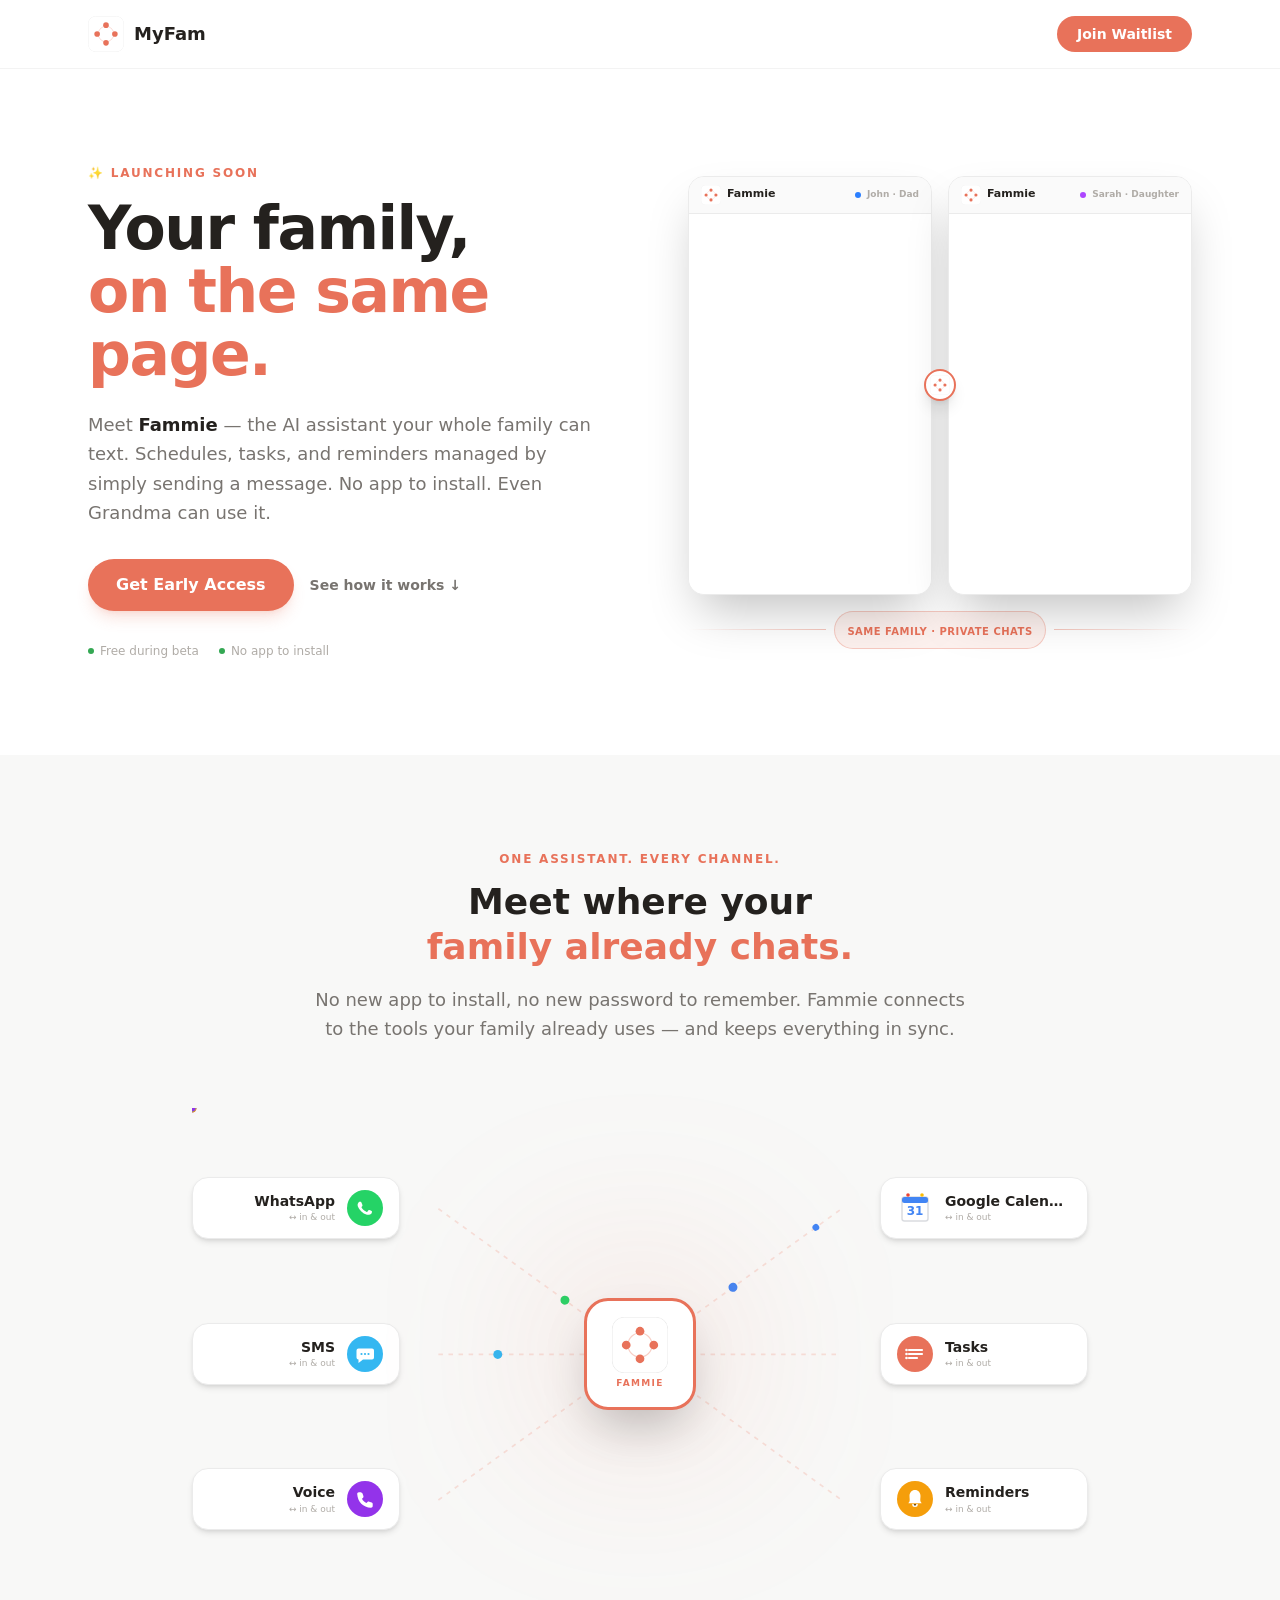
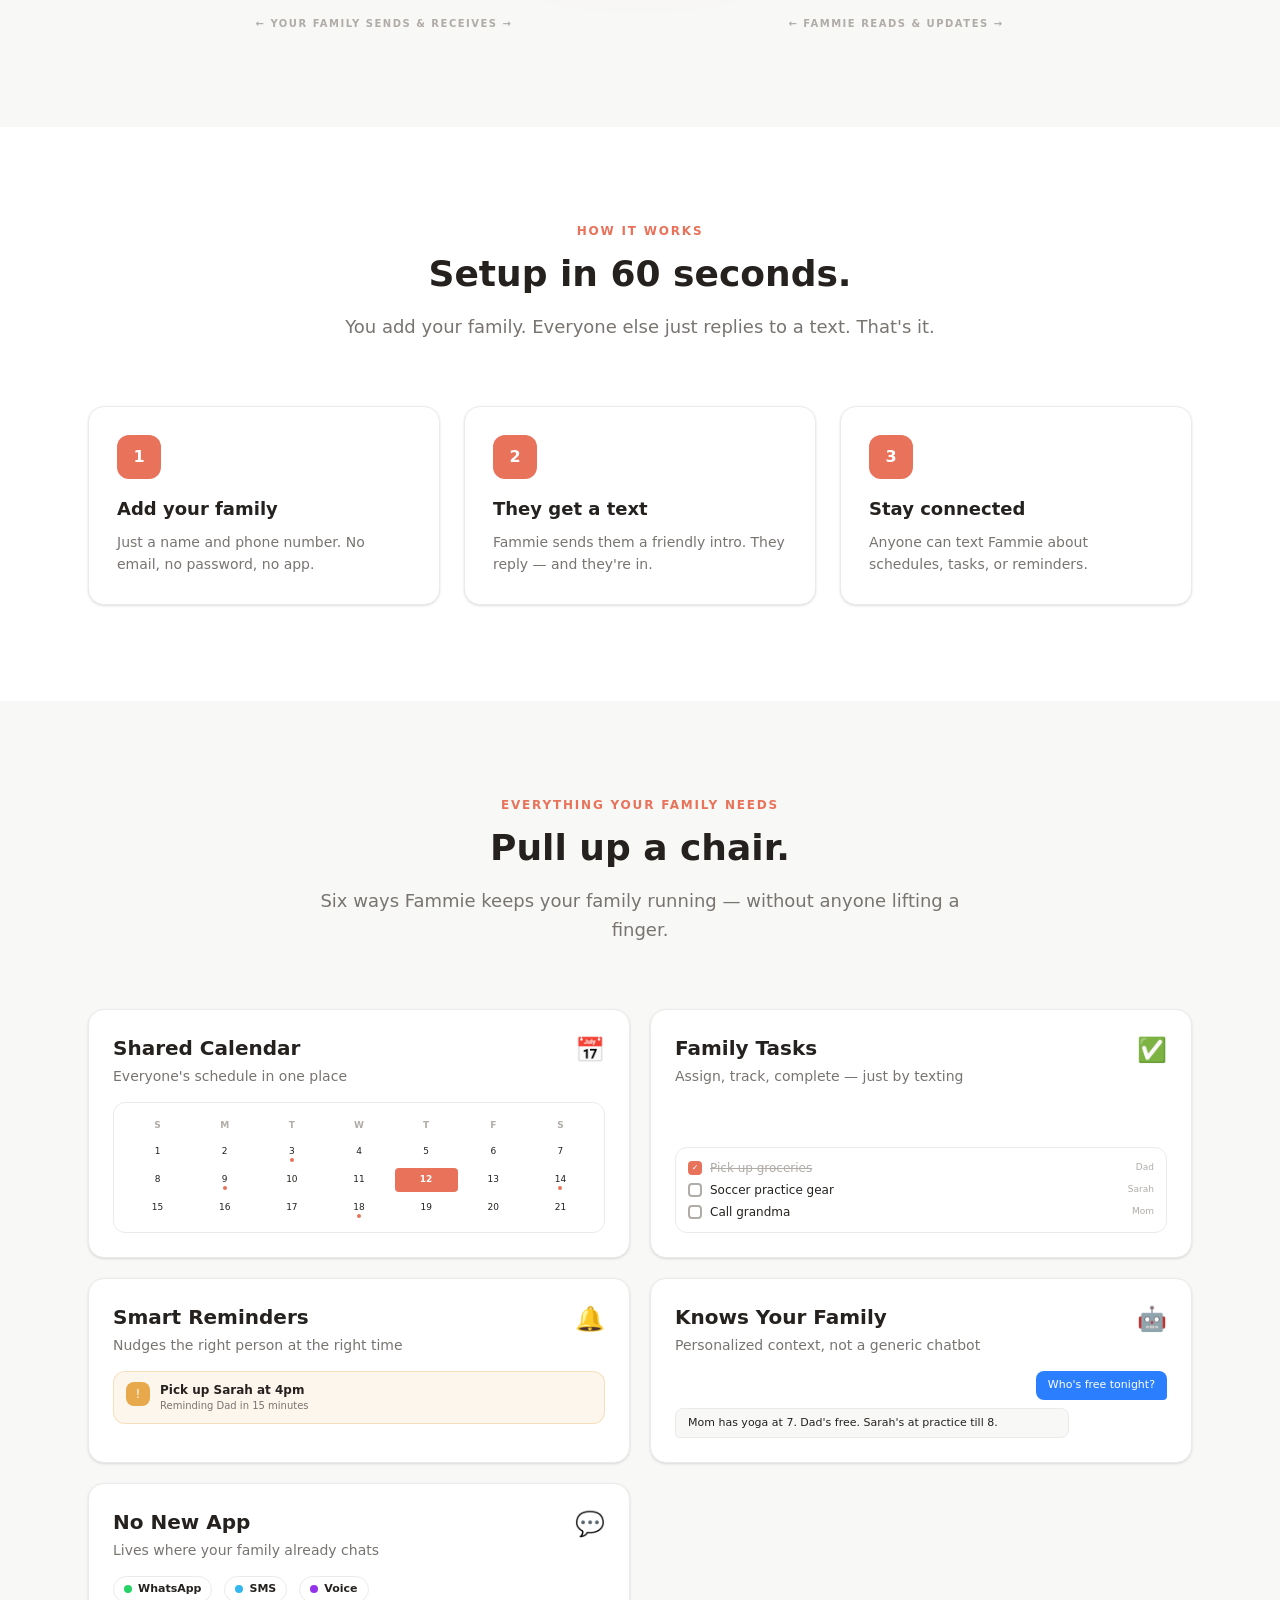
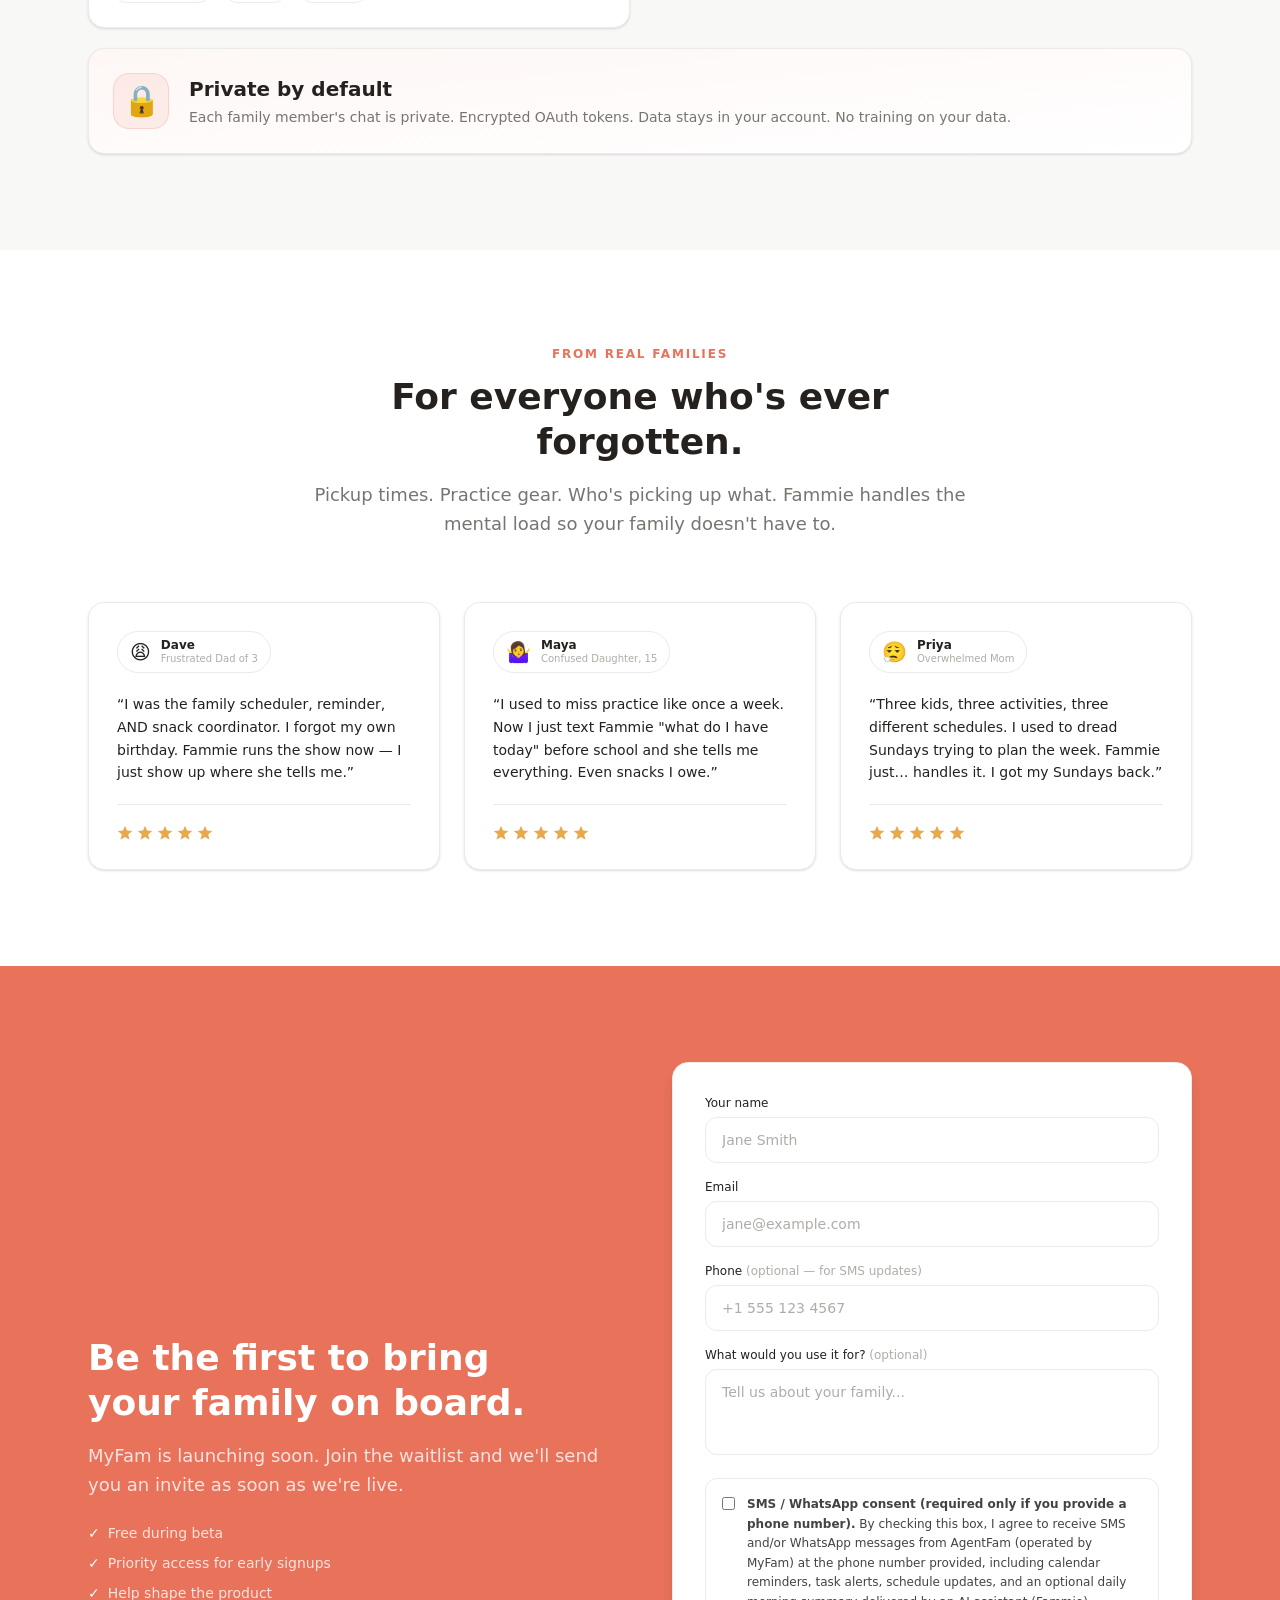
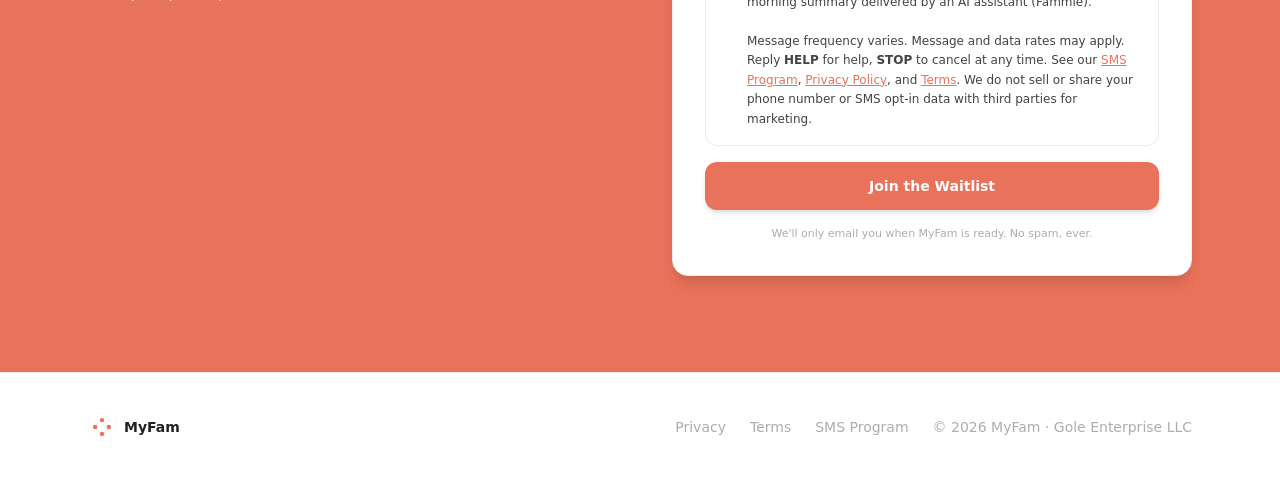
<file: index.html>
<!DOCTYPE html><html lang="en"><head><meta charSet="utf-8"/><meta name="viewport" content="width=device-width, initial-scale=1"/><link rel="preload" href="/logo-mark.svg" as="image"/><link rel="stylesheet" href="/_next/static/chunks/0.l2rj7a2lh0j.css" data-precedence="next"/><link rel="preload" as="script" fetchPriority="low" href="/_next/static/chunks/15xrurgzs99gv.js"/><script src="/_next/static/chunks/0dgq26a5_oy.a.js" async=""></script><script src="/_next/static/chunks/16g.ca89g7fib.js" async=""></script><script src="/_next/static/chunks/0174xh3wfsjm1.js" async=""></script><script src="/_next/static/chunks/turbopack-04qc4.pk8ck8h.js" async=""></script><script src="/_next/static/chunks/01xlw8hd842-c.js" async=""></script><script src="/_next/static/chunks/0d3shmwh5_nmn.js" async=""></script><script src="/_next/static/chunks/0ka051yepewro.js" async=""></script><script src="/_next/static/chunks/00rj1irq6ncdv.js" async=""></script><title>AgentFam — your family, on the same page</title><meta name="description" content="Meet Fammie, the AI assistant your whole family can text. Schedules, tasks, and reminders managed by simply sending a message. Operated by MyFam (Gole Enterprise LLC)."/><script src="/_next/static/chunks/03~yq9q893hmn.js" noModule=""></script></head><body><div hidden=""><!--$--><!--/$--></div><div class="min-h-screen bg-background"><nav class="border-b border-border/60"><div class="max-w-6xl mx-auto flex items-center justify-between px-6 py-4"><div class="flex items-center gap-2.5"><img src="/logo-mark.svg" alt="MyFam" class="h-9 w-9 rounded-lg"/><span class="text-lg font-bold text-foreground">MyFam</span></div><a href="#waitlist" class="rounded-full bg-accent px-5 py-2 text-sm font-semibold text-white hover:bg-accent-hover transition-colors">Join Waitlist</a></div></nav><section class="bg-background"><div class="max-w-6xl mx-auto px-6 py-24"><div class="grid lg:grid-cols-2 gap-12 lg:gap-16 items-center"><div><p class="text-xs font-semibold text-accent uppercase tracking-[0.15em]">✨ Launching Soon</p><h1 class="text-4xl sm:text-5xl lg:text-6xl font-extrabold text-foreground leading-[1.05] tracking-tight mt-4">Your family,<br/><span class="text-accent">on the same page.</span></h1><p class="mt-6 text-lg text-muted-foreground leading-relaxed max-w-lg">Meet <strong class="text-foreground">Fammie</strong> — the AI assistant your whole family can text. Schedules, tasks, and reminders managed by simply sending a message. No app to install. Even Grandma can use it.</p><div class="mt-8 flex flex-wrap items-center gap-4"><a href="#waitlist" class="rounded-full bg-accent px-7 py-3.5 text-base font-semibold text-white hover:bg-accent-hover transition-colors shadow-lg shadow-accent/20">Get Early Access</a><a href="#hub" class="text-sm font-semibold text-muted-foreground hover:text-foreground">See how it works ↓</a></div><div class="mt-8 flex items-center gap-5 text-xs text-muted"><div class="flex items-center gap-1.5"><div class="h-1.5 w-1.5 rounded-full bg-success"></div>Free during beta</div><div class="flex items-center gap-1.5"><div class="h-1.5 w-1.5 rounded-full bg-success"></div>No app to install</div></div></div><div class="lg:pl-4"><div class="relative w-full max-w-2xl mx-auto"><div class="relative grid grid-cols-2 gap-3 sm:gap-4"><div class="rounded-2xl bg-white shadow-2xl border border-[#EBEBEB] overflow-hidden relative z-10"><div class="flex items-center gap-1.5 px-3 py-2 border-b border-[#EBEBEB] bg-[#FAFAFA]"><img src="/logo-mark.svg" alt="" class="h-5 w-5 rounded"/><p class="text-[11px] font-semibold text-[#24211E]">Fammie</p><div class="ml-auto h-1.5 w-1.5 rounded-full bg-blue-500"></div><span class="text-[9px] text-[#B0ACA7] font-semibold">John · Dad</span></div><div class="px-2.5 py-3 min-h-[380px] flex flex-col gap-2 bg-white"></div></div><div class="rounded-2xl bg-white shadow-2xl border border-[#EBEBEB] overflow-hidden relative z-10"><div class="flex items-center gap-1.5 px-3 py-2 border-b border-[#EBEBEB] bg-[#FAFAFA]"><img src="/logo-mark.svg" alt="" class="h-5 w-5 rounded"/><p class="text-[11px] font-semibold text-[#24211E]">Fammie</p><div class="ml-auto h-1.5 w-1.5 rounded-full bg-purple-500"></div><span class="text-[9px] text-[#B0ACA7] font-semibold">Sarah · Daughter</span></div><div class="px-2.5 py-3 min-h-[380px] flex flex-col gap-2 bg-white"></div></div><div class="absolute top-1/2 left-1/2 -translate-x-1/2 -translate-y-1/2 pointer-events-none h-12 w-12 rounded-full bg-[#E8725A]/30" style="opacity:0.8;transform:scale(0.5)"></div><div class="absolute top-1/2 left-1/2 -translate-x-1/2 -translate-y-1/2 pointer-events-none z-20"><div class="h-8 w-8 rounded-full bg-white border-2 border-[#E8725A] shadow-lg flex items-center justify-center"><img src="/logo-mark.svg" alt="" class="h-5 w-5 rounded"/></div></div></div><div class="mt-4 flex items-center justify-center gap-2"><div class="h-px flex-1 bg-gradient-to-r from-transparent to-[#E8725A]/40"></div><div class="rounded-full bg-[#E8725A]/10 border border-[#E8725A]/30 px-3 py-1.5"><span class="text-[10px] font-semibold text-[#E8725A] uppercase tracking-wider">Same family · Private chats</span></div><div class="h-px flex-1 bg-gradient-to-l from-transparent to-[#E8725A]/40"></div></div></div></div></div></div></section><section id="hub" class="bg-card-hover"><div class="max-w-6xl mx-auto px-6 py-24"><div class="text-center max-w-2xl mx-auto"><p class="text-xs font-semibold text-accent uppercase tracking-[0.15em]">One Assistant. Every Channel.</p><h2 class="text-3xl sm:text-4xl font-bold text-foreground mt-3 leading-tight">Meet where your<br/><span class="text-accent">family already chats.</span></h2><p class="mt-4 text-base sm:text-lg text-muted-foreground leading-relaxed">No new app to install, no new password to remember. Fammie connects to the tools your family already uses — and keeps everything in sync.</p></div><div class="mt-16"><div class="relative w-full max-w-4xl mx-auto"><div class="hidden md:block relative"><div class="relative" style="aspect-ratio:800/440"><svg class="absolute inset-0 w-full h-full" viewBox="0 0 800 440" preserveAspectRatio="xMidYMid meet"><defs><path id="path-wa-in" d="M 220 90 Q 310 155, 400 220"></path><path id="path-wa-out" d="M 400 220 Q 310 155, 220 90"></path><path id="path-sms-in" d="M 220 220 L 400 220"></path><path id="path-sms-out" d="M 400 220 L 220 220"></path><path id="path-voice-in" d="M 220 350 Q 310 285, 400 220"></path><path id="path-voice-out" d="M 400 220 Q 310 285, 220 350"></path><path id="path-cal-out" d="M 400 220 Q 490 155, 580 90"></path><path id="path-cal-in" d="M 580 90 Q 490 155, 400 220"></path><path id="path-tasks-out" d="M 400 220 L 580 220"></path><path id="path-tasks-in" d="M 580 220 L 400 220"></path><path id="path-rem-out" d="M 400 220 Q 490 285, 580 350"></path><path id="path-rem-in" d="M 580 350 Q 490 285, 400 220"></path></defs><g stroke="#E8725A" stroke-opacity="0.2" stroke-width="1.5" stroke-dasharray="4 5" fill="none"><use href="#path-wa-in"></use><use href="#path-sms-in"></use><use href="#path-voice-in"></use><use href="#path-cal-out"></use><use href="#path-tasks-out"></use><use href="#path-rem-out"></use></g><circle r="4" fill="#25D366"><animateMotion dur="3s" begin="0s" repeatCount="indefinite" rotate="auto"><mpath href="#path-wa-in"></mpath></animateMotion><animate attributeName="opacity" values="0;1;1;0" keyTimes="0;0.1;0.9;1" dur="3s" begin="0s" repeatCount="indefinite"></animate></circle><circle r="4" fill="#34B7F1"><animateMotion dur="3s" begin="1s" repeatCount="indefinite" rotate="auto"><mpath href="#path-sms-in"></mpath></animateMotion><animate attributeName="opacity" values="0;1;1;0" keyTimes="0;0.1;0.9;1" dur="3s" begin="1s" repeatCount="indefinite"></animate></circle><circle r="4" fill="#9333EA"><animateMotion dur="3s" begin="2s" repeatCount="indefinite" rotate="auto"><mpath href="#path-voice-in"></mpath></animateMotion><animate attributeName="opacity" values="0;1;1;0" keyTimes="0;0.1;0.9;1" dur="3s" begin="2s" repeatCount="indefinite"></animate></circle><circle r="4" fill="#4285F4"><animateMotion dur="3s" begin="0.5s" repeatCount="indefinite" rotate="auto"><mpath href="#path-cal-out"></mpath></animateMotion><animate attributeName="opacity" values="0;1;1;0" keyTimes="0;0.1;0.9;1" dur="3s" begin="0.5s" repeatCount="indefinite"></animate></circle><circle r="4" fill="#E8725A"><animateMotion dur="3s" begin="1.5s" repeatCount="indefinite" rotate="auto"><mpath href="#path-tasks-out"></mpath></animateMotion><animate attributeName="opacity" values="0;1;1;0" keyTimes="0;0.1;0.9;1" dur="3s" begin="1.5s" repeatCount="indefinite"></animate></circle><circle r="4" fill="#F59E0B"><animateMotion dur="3s" begin="2.5s" repeatCount="indefinite" rotate="auto"><mpath href="#path-rem-out"></mpath></animateMotion><animate attributeName="opacity" values="0;1;1;0" keyTimes="0;0.1;0.9;1" dur="3s" begin="2.5s" repeatCount="indefinite"></animate></circle><circle r="3" fill="#4285F4"><animateMotion dur="3s" begin="1.5s" repeatCount="indefinite" rotate="auto"><mpath href="#path-cal-in"></mpath></animateMotion><animate attributeName="opacity" values="0;1;1;0" keyTimes="0;0.1;0.9;1" dur="3s" begin="1.5s" repeatCount="indefinite"></animate></circle><circle r="3" fill="#E8725A"><animateMotion dur="3s" begin="2.5s" repeatCount="indefinite" rotate="auto"><mpath href="#path-tasks-in"></mpath></animateMotion><animate attributeName="opacity" values="0;1;1;0" keyTimes="0;0.1;0.9;1" dur="3s" begin="2.5s" repeatCount="indefinite"></animate></circle><circle r="3" fill="#F59E0B"><animateMotion dur="3s" begin="3.5s" repeatCount="indefinite" rotate="auto"><mpath href="#path-rem-in"></mpath></animateMotion><animate attributeName="opacity" values="0;1;1;0" keyTimes="0;0.1;0.9;1" dur="3s" begin="3.5s" repeatCount="indefinite"></animate></circle><circle r="3" fill="#25D366"><animateMotion dur="3s" begin="2s" repeatCount="indefinite" rotate="auto"><mpath href="#path-wa-out"></mpath></animateMotion><animate attributeName="opacity" values="0;1;1;0" keyTimes="0;0.1;0.9;1" dur="3s" begin="2s" repeatCount="indefinite"></animate></circle><circle r="3" fill="#34B7F1"><animateMotion dur="3s" begin="3s" repeatCount="indefinite" rotate="auto"><mpath href="#path-sms-out"></mpath></animateMotion><animate attributeName="opacity" values="0;1;1;0" keyTimes="0;0.1;0.9;1" dur="3s" begin="3s" repeatCount="indefinite"></animate></circle><circle r="3" fill="#9333EA"><animateMotion dur="3s" begin="4s" repeatCount="indefinite" rotate="auto"><mpath href="#path-voice-out"></mpath></animateMotion><animate attributeName="opacity" values="0;1;1;0" keyTimes="0;0.1;0.9;1" dur="3s" begin="4s" repeatCount="indefinite"></animate></circle></svg><div class="absolute inset-0"><div class="absolute" style="top:calc(90/440*100%);left:0;transform:translate(0, -50%)"><div class="flex items-center gap-3 rounded-2xl bg-white border border-border shadow-md px-4 py-3 w-52 flex-row-reverse text-right"><div class="h-9 w-9 flex items-center justify-center flex-shrink-0"><svg viewBox="0 0 36 36" class="h-9 w-9"><circle cx="18" cy="18" r="18" fill="#25D366"></circle><path d="M25 21.3c-.3-.2-2.2-1.1-2.6-1.2-.3-.1-.6-.2-.9.2-.2.3-1 1.2-1.2 1.5-.2.2-.4.3-.8.1-.3-.2-1.5-.6-2.9-1.8-1.1-1-1.8-2.2-2-2.6-.2-.3 0-.5.1-.7.1-.1.3-.4.5-.6.1-.2.2-.3.3-.6.1-.2 0-.4-.1-.6 0-.1-.8-2-1.1-2.7-.3-.7-.6-.6-.9-.6h-.7c-.3 0-.6.1-.9.5-.3.3-1.2 1.2-1.2 2.9s1.3 3.3 1.5 3.6c.2.2 2.5 3.8 6 5.3.8.3 1.5.5 2 .7.8.2 1.6.2 2.1.1.7-.1 2.2-.9 2.5-1.8.3-.9.3-1.6.2-1.8-.1-.1-.3-.2-.7-.4z" fill="white"></path></svg></div><div class="min-w-0 flex-1"><p class="text-sm font-bold text-foreground truncate leading-tight">WhatsApp</p><p class="text-[9px] text-muted leading-tight mt-0.5">↔ in &amp; out</p></div></div></div><div class="absolute" style="top:calc(220/440*100%);left:0;transform:translate(0, -50%)"><div class="flex items-center gap-3 rounded-2xl bg-white border border-border shadow-md px-4 py-3 w-52 flex-row-reverse text-right"><div class="h-9 w-9 flex items-center justify-center flex-shrink-0"><svg viewBox="0 0 36 36" class="h-9 w-9"><circle cx="18" cy="18" r="18" fill="#34B7F1"></circle><path d="M11 12.5h14a2 2 0 0 1 2 2v7a2 2 0 0 1-2 2h-9l-4.5 3.5v-3.5a2 2 0 0 1-2-2v-7a2 2 0 0 1 2-2z" fill="white"></path><circle cx="14.5" cy="18" r="1.1" fill="#34B7F1"></circle><circle cx="18" cy="18" r="1.1" fill="#34B7F1"></circle><circle cx="21.5" cy="18" r="1.1" fill="#34B7F1"></circle></svg></div><div class="min-w-0 flex-1"><p class="text-sm font-bold text-foreground truncate leading-tight">SMS</p><p class="text-[9px] text-muted leading-tight mt-0.5">↔ in &amp; out</p></div></div></div><div class="absolute" style="top:calc(350/440*100%);left:0;transform:translate(0, -50%)"><div class="flex items-center gap-3 rounded-2xl bg-white border border-border shadow-md px-4 py-3 w-52 flex-row-reverse text-right"><div class="h-9 w-9 flex items-center justify-center flex-shrink-0"><svg viewBox="0 0 36 36" class="h-9 w-9"><circle cx="18" cy="18" r="18" fill="#9333EA"></circle><path d="M14 11.5c.7 0 1.3.4 1.5 1l.9 2.5c.2.6.1 1.2-.3 1.7l-1.1 1c.9 2 2.5 3.5 4.5 4.4l1-1.1c.4-.4 1-.5 1.7-.3l2.5.9c.6.2 1 .8 1 1.5v2c0 .9-.8 1.6-1.7 1.6-7.9-.5-13.3-5.9-13.8-13.8 0-.9.7-1.7 1.6-1.7H14z" fill="white"></path></svg></div><div class="min-w-0 flex-1"><p class="text-sm font-bold text-foreground truncate leading-tight">Voice</p><p class="text-[9px] text-muted leading-tight mt-0.5">↔ in &amp; out</p></div></div></div><div class="absolute" style="top:50%;left:50%;transform:translate(-50%, -50%)"><div class="relative"><div class="absolute inset-0 rounded-full bg-accent/20 blur-3xl scale-150 animate-pulse"></div><div class="relative h-28 w-28 rounded-3xl bg-white border-[3px] border-accent shadow-2xl flex flex-col items-center justify-center gap-1"><img src="/logo-mark.svg" alt="Fammie" class="h-14 w-14 rounded-xl"/><p class="text-[9px] font-extrabold text-accent uppercase tracking-[0.15em]">Fammie</p></div></div></div><div class="absolute" style="top:calc(90/440*100%);right:0;transform:translate(0, -50%)"><div class="flex items-center gap-3 rounded-2xl bg-white border border-border shadow-md px-4 py-3 w-52 "><div class="h-9 w-9 flex items-center justify-center flex-shrink-0"><svg viewBox="0 0 36 36" class="h-9 w-9"><rect x="5" y="7" width="26" height="24" rx="2.5" fill="white" stroke="#DADCE0" stroke-width="1.5"></rect><rect x="5" y="7" width="26" height="6" rx="2.5" fill="#4285F4"></rect><text x="18" y="25" font-size="12" font-weight="bold" text-anchor="middle" fill="#4285F4">31</text><circle cx="11" cy="5" r="1.8" fill="#EA4335"></circle><circle cx="25" cy="5" r="1.8" fill="#FBBC04"></circle></svg></div><div class="min-w-0 flex-1"><p class="text-sm font-bold text-foreground truncate leading-tight">Google Calendar</p><p class="text-[9px] text-muted leading-tight mt-0.5">↔ in &amp; out</p></div></div></div><div class="absolute" style="top:calc(220/440*100%);right:0;transform:translate(0, -50%)"><div class="flex items-center gap-3 rounded-2xl bg-white border border-border shadow-md px-4 py-3 w-52 "><div class="h-9 w-9 flex items-center justify-center flex-shrink-0"><svg viewBox="0 0 36 36" class="h-9 w-9"><circle cx="18" cy="18" r="18" fill="#E8725A"></circle><path d="M12 14h13M12 18h13M12 22h8" stroke="white" stroke-width="2.2" stroke-linecap="round"></path><circle cx="9.5" cy="14" r="1.3" fill="white"></circle><circle cx="9.5" cy="18" r="1.3" fill="white"></circle><circle cx="9.5" cy="22" r="1.3" fill="white"></circle></svg></div><div class="min-w-0 flex-1"><p class="text-sm font-bold text-foreground truncate leading-tight">Tasks</p><p class="text-[9px] text-muted leading-tight mt-0.5">↔ in &amp; out</p></div></div></div><div class="absolute" style="top:calc(350/440*100%);right:0;transform:translate(0, -50%)"><div class="flex items-center gap-3 rounded-2xl bg-white border border-border shadow-md px-4 py-3 w-52 "><div class="h-9 w-9 flex items-center justify-center flex-shrink-0"><svg viewBox="0 0 36 36" class="h-9 w-9"><circle cx="18" cy="18" r="18" fill="#F59E0B"></circle><path d="M18 9c-3.3 0-5.5 2.7-5.5 6 0 2.2.5 3.8 0 5.5l-1.2 1.7h13.4l-1.2-1.7c-.5-1.7 0-3.3 0-5.5 0-3.3-2.2-6-5.5-6z" fill="white"></path><path d="M16 23.5c0 1.1 1 1.7 2 1.7s2-.6 2-1.7" stroke="white" stroke-width="1.6" stroke-linecap="round"></path></svg></div><div class="min-w-0 flex-1"><p class="text-sm font-bold text-foreground truncate leading-tight">Reminders</p><p class="text-[9px] text-muted leading-tight mt-0.5">↔ in &amp; out</p></div></div></div></div></div><div class="grid grid-cols-[1fr_auto_1fr] gap-0 mt-4"><p class="text-[10px] font-bold text-muted uppercase tracking-[0.15em] text-center">← Your family sends &amp; receives →</p><div class="w-32"></div><p class="text-[10px] font-bold text-muted uppercase tracking-[0.15em] text-center">← Fammie reads &amp; updates →</p></div></div><div class="md:hidden"><div class="flex justify-center mb-8"><div class="flex flex-col items-center gap-2"><div class="h-24 w-24 rounded-2xl bg-white border-[3px] border-accent shadow-2xl flex items-center justify-center"><img src="/logo-mark.svg" alt="Fammie" class="h-12 w-12 rounded-xl"/></div><p class="text-[10px] font-extrabold text-accent uppercase tracking-[0.2em]">Fammie</p></div></div><div class="grid grid-cols-2 gap-6"><div><p class="text-[10px] font-bold text-muted uppercase tracking-wider text-center mb-3">Talks ↔ with family</p><div class="space-y-3"><div class="flex items-center gap-2 rounded-lg bg-white border border-border shadow-sm px-2.5 py-2"><div class="h-6 w-6 flex items-center justify-center flex-shrink-0"><svg viewBox="0 0 36 36" class="h-9 w-9"><circle cx="18" cy="18" r="18" fill="#25D366"></circle><path d="M25 21.3c-.3-.2-2.2-1.1-2.6-1.2-.3-.1-.6-.2-.9.2-.2.3-1 1.2-1.2 1.5-.2.2-.4.3-.8.1-.3-.2-1.5-.6-2.9-1.8-1.1-1-1.8-2.2-2-2.6-.2-.3 0-.5.1-.7.1-.1.3-.4.5-.6.1-.2.2-.3.3-.6.1-.2 0-.4-.1-.6 0-.1-.8-2-1.1-2.7-.3-.7-.6-.6-.9-.6h-.7c-.3 0-.6.1-.9.5-.3.3-1.2 1.2-1.2 2.9s1.3 3.3 1.5 3.6c.2.2 2.5 3.8 6 5.3.8.3 1.5.5 2 .7.8.2 1.6.2 2.1.1.7-.1 2.2-.9 2.5-1.8.3-.9.3-1.6.2-1.8-.1-.1-.3-.2-.7-.4z" fill="white"></path></svg></div><span class="text-xs font-semibold text-foreground truncate">WhatsApp</span></div><div class="flex items-center gap-2 rounded-lg bg-white border border-border shadow-sm px-2.5 py-2"><div class="h-6 w-6 flex items-center justify-center flex-shrink-0"><svg viewBox="0 0 36 36" class="h-9 w-9"><circle cx="18" cy="18" r="18" fill="#34B7F1"></circle><path d="M11 12.5h14a2 2 0 0 1 2 2v7a2 2 0 0 1-2 2h-9l-4.5 3.5v-3.5a2 2 0 0 1-2-2v-7a2 2 0 0 1 2-2z" fill="white"></path><circle cx="14.5" cy="18" r="1.1" fill="#34B7F1"></circle><circle cx="18" cy="18" r="1.1" fill="#34B7F1"></circle><circle cx="21.5" cy="18" r="1.1" fill="#34B7F1"></circle></svg></div><span class="text-xs font-semibold text-foreground truncate">SMS</span></div><div class="flex items-center gap-2 rounded-lg bg-white border border-border shadow-sm px-2.5 py-2"><div class="h-6 w-6 flex items-center justify-center flex-shrink-0"><svg viewBox="0 0 36 36" class="h-9 w-9"><circle cx="18" cy="18" r="18" fill="#9333EA"></circle><path d="M14 11.5c.7 0 1.3.4 1.5 1l.9 2.5c.2.6.1 1.2-.3 1.7l-1.1 1c.9 2 2.5 3.5 4.5 4.4l1-1.1c.4-.4 1-.5 1.7-.3l2.5.9c.6.2 1 .8 1 1.5v2c0 .9-.8 1.6-1.7 1.6-7.9-.5-13.3-5.9-13.8-13.8 0-.9.7-1.7 1.6-1.7H14z" fill="white"></path></svg></div><span class="text-xs font-semibold text-foreground truncate">Voice</span></div></div></div><div><p class="text-[10px] font-bold text-muted uppercase tracking-wider text-center mb-3">Reads ↔ writes to</p><div class="space-y-3"><div class="flex items-center gap-2 rounded-lg bg-white border border-border shadow-sm px-2.5 py-2"><div class="h-6 w-6 flex items-center justify-center flex-shrink-0"><svg viewBox="0 0 36 36" class="h-9 w-9"><rect x="5" y="7" width="26" height="24" rx="2.5" fill="white" stroke="#DADCE0" stroke-width="1.5"></rect><rect x="5" y="7" width="26" height="6" rx="2.5" fill="#4285F4"></rect><text x="18" y="25" font-size="12" font-weight="bold" text-anchor="middle" fill="#4285F4">31</text><circle cx="11" cy="5" r="1.8" fill="#EA4335"></circle><circle cx="25" cy="5" r="1.8" fill="#FBBC04"></circle></svg></div><span class="text-xs font-semibold text-foreground truncate">Google Calendar</span></div><div class="flex items-center gap-2 rounded-lg bg-white border border-border shadow-sm px-2.5 py-2"><div class="h-6 w-6 flex items-center justify-center flex-shrink-0"><svg viewBox="0 0 36 36" class="h-9 w-9"><circle cx="18" cy="18" r="18" fill="#E8725A"></circle><path d="M12 14h13M12 18h13M12 22h8" stroke="white" stroke-width="2.2" stroke-linecap="round"></path><circle cx="9.5" cy="14" r="1.3" fill="white"></circle><circle cx="9.5" cy="18" r="1.3" fill="white"></circle><circle cx="9.5" cy="22" r="1.3" fill="white"></circle></svg></div><span class="text-xs font-semibold text-foreground truncate">Tasks</span></div><div class="flex items-center gap-2 rounded-lg bg-white border border-border shadow-sm px-2.5 py-2"><div class="h-6 w-6 flex items-center justify-center flex-shrink-0"><svg viewBox="0 0 36 36" class="h-9 w-9"><circle cx="18" cy="18" r="18" fill="#F59E0B"></circle><path d="M18 9c-3.3 0-5.5 2.7-5.5 6 0 2.2.5 3.8 0 5.5l-1.2 1.7h13.4l-1.2-1.7c-.5-1.7 0-3.3 0-5.5 0-3.3-2.2-6-5.5-6z" fill="white"></path><path d="M16 23.5c0 1.1 1 1.7 2 1.7s2-.6 2-1.7" stroke="white" stroke-width="1.6" stroke-linecap="round"></path></svg></div><span class="text-xs font-semibold text-foreground truncate">Reminders</span></div></div></div></div></div></div></div></div></section><section class="bg-background"><div class="max-w-6xl mx-auto px-6 py-24"><div class="text-center max-w-2xl mx-auto"><p class="text-xs font-semibold text-accent uppercase tracking-[0.15em]">How It Works</p><h2 class="text-3xl sm:text-4xl font-bold text-foreground mt-3 leading-tight">Setup in 60 seconds.</h2><p class="mt-4 text-base sm:text-lg text-muted-foreground leading-relaxed">You add your family. Everyone else just replies to a text. That&#x27;s it.</p></div><div class="grid md:grid-cols-3 gap-6 mt-16"><div class="rounded-2xl border border-border bg-card p-7 shadow-sm"><div class="flex h-11 w-11 items-center justify-center rounded-xl bg-accent text-white text-base font-bold mb-4">1</div><h3 class="text-lg font-bold text-foreground mb-2">Add your family</h3><p class="text-sm text-muted-foreground leading-relaxed">Just a name and phone number. No email, no password, no app.</p></div><div class="rounded-2xl border border-border bg-card p-7 shadow-sm"><div class="flex h-11 w-11 items-center justify-center rounded-xl bg-accent text-white text-base font-bold mb-4">2</div><h3 class="text-lg font-bold text-foreground mb-2">They get a text</h3><p class="text-sm text-muted-foreground leading-relaxed">Fammie sends them a friendly intro. They reply — and they&#x27;re in.</p></div><div class="rounded-2xl border border-border bg-card p-7 shadow-sm"><div class="flex h-11 w-11 items-center justify-center rounded-xl bg-accent text-white text-base font-bold mb-4">3</div><h3 class="text-lg font-bold text-foreground mb-2">Stay connected</h3><p class="text-sm text-muted-foreground leading-relaxed">Anyone can text Fammie about schedules, tasks, or reminders.</p></div></div></div></section><section class="bg-card-hover"><div class="max-w-6xl mx-auto px-6 py-24"><div class="text-center max-w-2xl mx-auto"><p class="text-xs font-semibold text-accent uppercase tracking-[0.15em]">Everything Your Family Needs</p><h2 class="text-3xl sm:text-4xl font-bold text-foreground mt-3 leading-tight">Pull up a chair.</h2><p class="mt-4 text-base sm:text-lg text-muted-foreground leading-relaxed">Six ways Fammie keeps your family running — without anyone lifting a finger.</p></div><div class="mt-16"><div class="grid grid-cols-1 md:grid-cols-4 gap-4 md:gap-5"><div class="rounded-2xl border border-border bg-card p-6 shadow-sm hover:border-accent/40 hover:shadow-md transition-all md:col-span-2 md:row-span-1"><div class="flex flex-col h-full"><div class="flex items-start justify-between mb-4"><div><h3 class="text-xl font-bold text-foreground">Shared Calendar</h3><p class="text-sm text-muted-foreground mt-1">Everyone&#x27;s schedule in one place</p></div><div class="text-2xl">📅</div></div><div class="mt-auto"><div class="rounded-xl border border-border bg-background p-3"><div class="grid grid-cols-7 gap-1 text-[9px] text-center"><div class="text-muted font-semibold py-1">S</div><div class="text-muted font-semibold py-1">M</div><div class="text-muted font-semibold py-1">T</div><div class="text-muted font-semibold py-1">W</div><div class="text-muted font-semibold py-1">T</div><div class="text-muted font-semibold py-1">F</div><div class="text-muted font-semibold py-1">S</div><div class="relative h-6 flex items-center justify-center rounded text-foreground">1</div><div class="relative h-6 flex items-center justify-center rounded text-foreground">2</div><div class="relative h-6 flex items-center justify-center rounded text-foreground">3<div class="absolute bottom-0.5 h-1 w-1 rounded-full bg-accent"></div></div><div class="relative h-6 flex items-center justify-center rounded text-foreground">4</div><div class="relative h-6 flex items-center justify-center rounded text-foreground">5</div><div class="relative h-6 flex items-center justify-center rounded text-foreground">6</div><div class="relative h-6 flex items-center justify-center rounded text-foreground">7</div><div class="relative h-6 flex items-center justify-center rounded text-foreground">8</div><div class="relative h-6 flex items-center justify-center rounded text-foreground">9<div class="absolute bottom-0.5 h-1 w-1 rounded-full bg-accent"></div></div><div class="relative h-6 flex items-center justify-center rounded text-foreground">10</div><div class="relative h-6 flex items-center justify-center rounded text-foreground">11</div><div class="relative h-6 flex items-center justify-center rounded bg-accent text-white font-bold">12</div><div class="relative h-6 flex items-center justify-center rounded text-foreground">13</div><div class="relative h-6 flex items-center justify-center rounded text-foreground">14<div class="absolute bottom-0.5 h-1 w-1 rounded-full bg-accent"></div></div><div class="relative h-6 flex items-center justify-center rounded text-foreground">15</div><div class="relative h-6 flex items-center justify-center rounded text-foreground">16</div><div class="relative h-6 flex items-center justify-center rounded text-foreground">17</div><div class="relative h-6 flex items-center justify-center rounded text-foreground">18<div class="absolute bottom-0.5 h-1 w-1 rounded-full bg-accent"></div></div><div class="relative h-6 flex items-center justify-center rounded text-foreground">19</div><div class="relative h-6 flex items-center justify-center rounded text-foreground">20</div><div class="relative h-6 flex items-center justify-center rounded text-foreground">21</div></div></div></div></div></div><div class="rounded-2xl border border-border bg-card p-6 shadow-sm hover:border-accent/40 hover:shadow-md transition-all md:col-span-2"><div class="flex flex-col h-full"><div class="flex items-start justify-between mb-4"><div><h3 class="text-xl font-bold text-foreground">Family Tasks</h3><p class="text-sm text-muted-foreground mt-1">Assign, track, complete — just by texting</p></div><div class="text-2xl">✅</div></div><div class="mt-auto"><div class="rounded-xl border border-border bg-background p-3 space-y-1.5"><div class="flex items-center gap-2"><div class="h-3.5 w-3.5 rounded border-2 flex items-center justify-center flex-shrink-0 bg-accent border-accent"><span class="text-white text-[8px]">✓</span></div><span class="text-xs flex-1 line-through text-muted">Pick up groceries</span><span class="text-[9px] text-muted">Dad</span></div><div class="flex items-center gap-2"><div class="h-3.5 w-3.5 rounded border-2 flex items-center justify-center flex-shrink-0 border-muted"></div><span class="text-xs flex-1 text-foreground">Soccer practice gear</span><span class="text-[9px] text-muted">Sarah</span></div><div class="flex items-center gap-2"><div class="h-3.5 w-3.5 rounded border-2 flex items-center justify-center flex-shrink-0 border-muted"></div><span class="text-xs flex-1 text-foreground">Call grandma</span><span class="text-[9px] text-muted">Mom</span></div></div></div></div></div><div class="rounded-2xl border border-border bg-card p-6 shadow-sm hover:border-accent/40 hover:shadow-md transition-all md:col-span-2"><div class="flex items-start justify-between mb-3"><div><h3 class="text-xl font-bold text-foreground">Smart Reminders</h3><p class="text-sm text-muted-foreground mt-1">Nudges the right person at the right time</p></div><div class="text-2xl">🔔</div></div><div class="mt-4 rounded-xl bg-warning/10 border border-warning/30 px-3 py-2.5 flex items-start gap-2.5"><div class="h-6 w-6 rounded-lg bg-warning flex items-center justify-center text-white text-xs flex-shrink-0">!</div><div><p class="text-xs font-semibold text-foreground">Pick up Sarah at 4pm</p><p class="text-[10px] text-muted-foreground">Reminding Dad in 15 minutes</p></div></div></div><div class="rounded-2xl border border-border bg-card p-6 shadow-sm hover:border-accent/40 hover:shadow-md transition-all md:col-span-2"><div class="flex items-start justify-between mb-3"><div><h3 class="text-xl font-bold text-foreground">Knows Your Family</h3><p class="text-sm text-muted-foreground mt-1">Personalized context, not a generic chatbot</p></div><div class="text-2xl">🤖</div></div><div class="mt-4 space-y-2"><div class="rounded-lg rounded-br-sm bg-blue-500 text-white text-[11px] px-3 py-1.5 ml-auto w-fit max-w-[70%]">Who&#x27;s free tonight?</div><div class="rounded-lg rounded-bl-sm bg-[#F8F8F7] border border-border text-[11px] px-3 py-1.5 max-w-[80%] text-foreground">Mom has yoga at 7. Dad&#x27;s free. Sarah&#x27;s at practice till 8.</div></div></div><div class="rounded-2xl border border-border bg-card p-6 shadow-sm hover:border-accent/40 hover:shadow-md transition-all md:col-span-2"><div class="flex items-start justify-between mb-3"><div><h3 class="text-xl font-bold text-foreground">No New App</h3><p class="text-sm text-muted-foreground mt-1">Lives where your family already chats</p></div><div class="text-2xl">💬</div></div><div class="mt-4 flex items-center gap-3"><div class="flex items-center gap-1.5 rounded-full border border-border px-2.5 py-1"><div class="h-2 w-2 rounded-full" style="background-color:#25D366"></div><span class="text-[11px] font-semibold text-foreground">WhatsApp</span></div><div class="flex items-center gap-1.5 rounded-full border border-border px-2.5 py-1"><div class="h-2 w-2 rounded-full" style="background-color:#34B7F1"></div><span class="text-[11px] font-semibold text-foreground">SMS</span></div><div class="flex items-center gap-1.5 rounded-full border border-border px-2.5 py-1"><div class="h-2 w-2 rounded-full" style="background-color:#9333EA"></div><span class="text-[11px] font-semibold text-foreground">Voice</span></div></div></div><div class="rounded-2xl border border-border bg-card p-6 shadow-sm hover:border-accent/40 hover:shadow-md transition-all md:col-span-4 bg-gradient-to-br from-accent-subtle to-transparent"><div class="flex items-center gap-5 flex-wrap md:flex-nowrap"><div class="flex h-14 w-14 items-center justify-center rounded-2xl bg-accent/10 border border-accent/20 text-3xl flex-shrink-0">🔒</div><div class="flex-1 min-w-0"><h3 class="text-xl font-bold text-foreground">Private by default</h3><p class="text-sm text-muted-foreground mt-1">Each family member&#x27;s chat is private. Encrypted OAuth tokens. Data stays in your account. No training on your data.</p></div></div></div></div></div></div></section><section class="bg-background"><div class="max-w-6xl mx-auto px-6 py-24"><div class="text-center max-w-2xl mx-auto"><p class="text-xs font-semibold text-accent uppercase tracking-[0.15em]">From Real Families</p><h2 class="text-3xl sm:text-4xl font-bold text-foreground mt-3 leading-tight">For everyone who&#x27;s ever forgotten.</h2><p class="mt-4 text-base sm:text-lg text-muted-foreground leading-relaxed">Pickup times. Practice gear. Who&#x27;s picking up what. Fammie handles the mental load so your family doesn&#x27;t have to.</p></div><div class="mt-16"><div class="grid grid-cols-1 md:grid-cols-3 gap-6"><div class="rounded-2xl border border-border bg-card p-7 shadow-sm hover:shadow-md transition-shadow flex flex-col"><div class="inline-flex items-center gap-2.5 rounded-full bg-background border border-border px-3 py-1.5 self-start mb-5"><span class="text-xl">😩</span><div class="text-left"><p class="text-xs font-bold text-foreground leading-tight">Dave</p><p class="text-[10px] text-muted leading-tight">Frustrated Dad of 3</p></div></div><blockquote class="text-sm text-foreground leading-relaxed flex-1">“<!-- -->I was the family scheduler, reminder, AND snack coordinator. I forgot my own birthday. Fammie runs the show now — I just show up where she tells me.<!-- -->”</blockquote><div class="mt-5 pt-5 border-t border-border flex items-center gap-1 text-warning"><svg viewBox="0 0 20 20" class="h-4 w-4 fill-current"><path d="M10 1l2.5 6 6.5.5-5 4.5 1.5 6.5L10 15l-5.5 3.5L6 12 1 7.5 7.5 7z"></path></svg><svg viewBox="0 0 20 20" class="h-4 w-4 fill-current"><path d="M10 1l2.5 6 6.5.5-5 4.5 1.5 6.5L10 15l-5.5 3.5L6 12 1 7.5 7.5 7z"></path></svg><svg viewBox="0 0 20 20" class="h-4 w-4 fill-current"><path d="M10 1l2.5 6 6.5.5-5 4.5 1.5 6.5L10 15l-5.5 3.5L6 12 1 7.5 7.5 7z"></path></svg><svg viewBox="0 0 20 20" class="h-4 w-4 fill-current"><path d="M10 1l2.5 6 6.5.5-5 4.5 1.5 6.5L10 15l-5.5 3.5L6 12 1 7.5 7.5 7z"></path></svg><svg viewBox="0 0 20 20" class="h-4 w-4 fill-current"><path d="M10 1l2.5 6 6.5.5-5 4.5 1.5 6.5L10 15l-5.5 3.5L6 12 1 7.5 7.5 7z"></path></svg></div></div><div class="rounded-2xl border border-border bg-card p-7 shadow-sm hover:shadow-md transition-shadow flex flex-col"><div class="inline-flex items-center gap-2.5 rounded-full bg-background border border-border px-3 py-1.5 self-start mb-5"><span class="text-xl">🤷‍♀️</span><div class="text-left"><p class="text-xs font-bold text-foreground leading-tight">Maya</p><p class="text-[10px] text-muted leading-tight">Confused Daughter, 15</p></div></div><blockquote class="text-sm text-foreground leading-relaxed flex-1">“<!-- -->I used to miss practice like once a week. Now I just text Fammie &quot;what do I have today&quot; before school and she tells me everything. Even snacks I owe.<!-- -->”</blockquote><div class="mt-5 pt-5 border-t border-border flex items-center gap-1 text-warning"><svg viewBox="0 0 20 20" class="h-4 w-4 fill-current"><path d="M10 1l2.5 6 6.5.5-5 4.5 1.5 6.5L10 15l-5.5 3.5L6 12 1 7.5 7.5 7z"></path></svg><svg viewBox="0 0 20 20" class="h-4 w-4 fill-current"><path d="M10 1l2.5 6 6.5.5-5 4.5 1.5 6.5L10 15l-5.5 3.5L6 12 1 7.5 7.5 7z"></path></svg><svg viewBox="0 0 20 20" class="h-4 w-4 fill-current"><path d="M10 1l2.5 6 6.5.5-5 4.5 1.5 6.5L10 15l-5.5 3.5L6 12 1 7.5 7.5 7z"></path></svg><svg viewBox="0 0 20 20" class="h-4 w-4 fill-current"><path d="M10 1l2.5 6 6.5.5-5 4.5 1.5 6.5L10 15l-5.5 3.5L6 12 1 7.5 7.5 7z"></path></svg><svg viewBox="0 0 20 20" class="h-4 w-4 fill-current"><path d="M10 1l2.5 6 6.5.5-5 4.5 1.5 6.5L10 15l-5.5 3.5L6 12 1 7.5 7.5 7z"></path></svg></div></div><div class="rounded-2xl border border-border bg-card p-7 shadow-sm hover:shadow-md transition-shadow flex flex-col"><div class="inline-flex items-center gap-2.5 rounded-full bg-background border border-border px-3 py-1.5 self-start mb-5"><span class="text-xl">😮‍💨</span><div class="text-left"><p class="text-xs font-bold text-foreground leading-tight">Priya</p><p class="text-[10px] text-muted leading-tight">Overwhelmed Mom</p></div></div><blockquote class="text-sm text-foreground leading-relaxed flex-1">“<!-- -->Three kids, three activities, three different schedules. I used to dread Sundays trying to plan the week. Fammie just… handles it. I got my Sundays back.<!-- -->”</blockquote><div class="mt-5 pt-5 border-t border-border flex items-center gap-1 text-warning"><svg viewBox="0 0 20 20" class="h-4 w-4 fill-current"><path d="M10 1l2.5 6 6.5.5-5 4.5 1.5 6.5L10 15l-5.5 3.5L6 12 1 7.5 7.5 7z"></path></svg><svg viewBox="0 0 20 20" class="h-4 w-4 fill-current"><path d="M10 1l2.5 6 6.5.5-5 4.5 1.5 6.5L10 15l-5.5 3.5L6 12 1 7.5 7.5 7z"></path></svg><svg viewBox="0 0 20 20" class="h-4 w-4 fill-current"><path d="M10 1l2.5 6 6.5.5-5 4.5 1.5 6.5L10 15l-5.5 3.5L6 12 1 7.5 7.5 7z"></path></svg><svg viewBox="0 0 20 20" class="h-4 w-4 fill-current"><path d="M10 1l2.5 6 6.5.5-5 4.5 1.5 6.5L10 15l-5.5 3.5L6 12 1 7.5 7.5 7z"></path></svg><svg viewBox="0 0 20 20" class="h-4 w-4 fill-current"><path d="M10 1l2.5 6 6.5.5-5 4.5 1.5 6.5L10 15l-5.5 3.5L6 12 1 7.5 7.5 7z"></path></svg></div></div></div></div></div></section><section id="waitlist" class="bg-accent"><div class="max-w-6xl mx-auto px-6 py-24"><div class="grid lg:grid-cols-2 gap-12 lg:gap-16 items-center"><div class="text-white"><h2 class="text-3xl sm:text-4xl font-bold leading-tight mb-4">Be the first to bring<br/>your family on board.</h2><p class="text-white/80 text-lg leading-relaxed mb-6">MyFam is launching soon. Join the waitlist and we&#x27;ll send you an invite as soon as we&#x27;re live.</p><ul class="space-y-2.5 text-sm text-white/80"><li class="flex items-center gap-2"><span class="text-white">✓</span> Free during beta</li><li class="flex items-center gap-2"><span class="text-white">✓</span> Priority access for early signups</li><li class="flex items-center gap-2"><span class="text-white">✓</span> Help shape the product</li></ul></div><form class="rounded-2xl bg-card border border-border p-6 sm:p-8 shadow-lg space-y-4"><div><label class="block text-xs font-medium text-foreground mb-1.5">Your name</label><input required="" placeholder="Jane Smith" class="w-full rounded-xl border border-border px-4 py-3 text-sm text-foreground placeholder-muted bg-background focus:border-accent focus:outline-none focus:ring-2 focus:ring-accent/10" name="name"/></div><div><label class="block text-xs font-medium text-foreground mb-1.5">Email</label><input type="email" required="" placeholder="jane@example.com" class="w-full rounded-xl border border-border px-4 py-3 text-sm text-foreground placeholder-muted bg-background focus:border-accent focus:outline-none focus:ring-2 focus:ring-accent/10" name="email"/></div><div><label class="block text-xs font-medium text-foreground mb-1.5">Phone <span class="text-muted">(optional — for SMS updates)</span></label><input type="tel" placeholder="+1 555 123 4567" class="w-full rounded-xl border border-border px-4 py-3 text-sm text-foreground placeholder-muted bg-background focus:border-accent focus:outline-none focus:ring-2 focus:ring-accent/10" name="phone"/></div><div><label class="block text-xs font-medium text-foreground mb-1.5">What would you use it for? <span class="text-muted">(optional)</span></label><textarea name="reason" rows="3" placeholder="Tell us about your family..." class="w-full rounded-xl border border-border px-4 py-3 text-sm text-foreground placeholder-muted bg-background focus:border-accent focus:outline-none focus:ring-2 focus:ring-accent/10 resize-none"></textarea></div><label class="flex items-start gap-3 rounded-xl border border-border bg-background/50 p-4 text-xs text-foreground/85 leading-relaxed cursor-pointer"><input type="checkbox" class="mt-0.5 flex-shrink-0" name="sms_consent"/><span><strong>SMS / WhatsApp consent (required only if you provide a phone number).</strong> <!-- -->By checking this box, I agree to receive SMS and/or WhatsApp messages from AgentFam (operated by MyFam) at the phone number provided, including calendar reminders, task alerts, schedule updates, and an optional daily morning summary delivered by an AI assistant (Fammie).<br/><br/>Message frequency varies. Message and data rates may apply. Reply <strong>HELP</strong> <!-- -->for help, <strong>STOP</strong> to cancel at any time. See our<!-- --> <a href="/sms" class="text-accent underline">SMS Program</a>,<!-- --> <a href="/privacy" class="text-accent underline">Privacy Policy</a>, and<!-- --> <a href="/terms" class="text-accent underline">Terms</a>. We do not sell or share your phone number or SMS opt-in data with third parties for marketing.</span></label><button type="submit" class="w-full rounded-xl bg-accent py-3.5 text-sm font-semibold text-white hover:bg-accent-hover transition-colors disabled:opacity-50 shadow-md">Join the Waitlist</button><p class="text-[11px] text-muted text-center">We&#x27;ll only email you when MyFam is ready. No spam, ever.</p></form></div></div></section><footer class="border-t border-border"><div class="max-w-6xl mx-auto px-6 py-10 flex flex-col sm:flex-row items-center justify-between gap-4"><div class="flex items-center gap-2"><img src="/logo-mark.svg" alt="MyFam" class="h-7 w-7 rounded-lg"/><span class="text-sm font-bold text-foreground">MyFam</span></div><div class="flex items-center gap-6 text-sm text-muted"><a href="/privacy/">Privacy</a><a href="/terms/">Terms</a><a href="/sms/">SMS Program</a><span>© 2026 MyFam · Gole Enterprise LLC</span></div></div></footer></div><!--$--><!--/$--><script src="/_next/static/chunks/15xrurgzs99gv.js" id="_R_" async=""></script><script>(self.__next_f=self.__next_f||[]).push([0])</script><script>self.__next_f.push([1,"1:\"$Sreact.fragment\"\n2:I[39756,[\"/_next/static/chunks/01xlw8hd842-c.js\",\"/_next/static/chunks/0d3shmwh5_nmn.js\"],\"default\"]\n3:I[37457,[\"/_next/static/chunks/01xlw8hd842-c.js\",\"/_next/static/chunks/0d3shmwh5_nmn.js\"],\"default\"]\n4:I[22016,[\"/_next/static/chunks/01xlw8hd842-c.js\",\"/_next/static/chunks/0d3shmwh5_nmn.js\",\"/_next/static/chunks/0ka051yepewro.js\",\"/_next/static/chunks/00rj1irq6ncdv.js\"],\"\"]\n11:I[68027,[\"/_next/static/chunks/01xlw8hd842-c.js\",\"/_next/static/chunks/0d3shmwh5_nmn.js\"],\"default\",1]\n:HL[\"/_next/static/chunks/0.l2rj7a2lh0j.css\",\"style\"]\n:HL[\"/logo-mark.svg\",\"image\"]\n"])</script><script>self.__next_f.push([1,"0:{\"P\":null,\"c\":[\"\",\"\"],\"q\":\"\",\"i\":false,\"f\":[[[\"\",{\"children\":[\"__PAGE__\",{}]},\"$undefined\",\"$undefined\",16],[[\"$\",\"$1\",\"c\",{\"children\":[[[\"$\",\"link\",\"0\",{\"rel\":\"stylesheet\",\"href\":\"/_next/static/chunks/0.l2rj7a2lh0j.css\",\"precedence\":\"next\",\"crossOrigin\":\"$undefined\",\"nonce\":\"$undefined\"}],[\"$\",\"script\",\"script-0\",{\"src\":\"/_next/static/chunks/01xlw8hd842-c.js\",\"async\":true,\"nonce\":\"$undefined\"}],[\"$\",\"script\",\"script-1\",{\"src\":\"/_next/static/chunks/0d3shmwh5_nmn.js\",\"async\":true,\"nonce\":\"$undefined\"}]],[\"$\",\"html\",null,{\"lang\":\"en\",\"children\":[\"$\",\"body\",null,{\"children\":[\"$\",\"$L2\",null,{\"parallelRouterKey\":\"children\",\"error\":\"$undefined\",\"errorStyles\":\"$undefined\",\"errorScripts\":\"$undefined\",\"template\":[\"$\",\"$L3\",null,{}],\"templateStyles\":\"$undefined\",\"templateScripts\":\"$undefined\",\"notFound\":[[\"$\",\"div\",null,{\"className\":\"min-h-screen bg-background flex flex-col\",\"children\":[[\"$\",\"nav\",null,{\"className\":\"border-b border-border/60\",\"children\":[\"$\",\"div\",null,{\"className\":\"max-w-6xl mx-auto flex items-center justify-between px-6 py-4\",\"children\":[[\"$\",\"$L4\",null,{\"href\":\"/\",\"className\":\"flex items-center gap-2.5\",\"children\":[[\"$\",\"img\",null,{\"src\":\"/logo-mark.svg\",\"alt\":\"MyFam\",\"className\":\"h-9 w-9 rounded-lg\"}],[\"$\",\"span\",null,{\"className\":\"text-lg font-bold text-foreground\",\"children\":\"MyFam\"}]]}],[\"$\",\"a\",null,{\"href\":\"/#waitlist\",\"className\":\"rounded-full bg-accent px-5 py-2 text-sm font-semibold text-white hover:bg-accent-hover transition-colors\",\"children\":\"Join Waitlist\"}]]}]}],[\"$\",\"main\",null,{\"className\":\"flex-1 flex items-center justify-center px-6 py-24\",\"children\":[\"$\",\"div\",null,{\"className\":\"max-w-lg text-center\",\"children\":[[\"$\",\"p\",null,{\"className\":\"text-xs font-semibold text-accent uppercase tracking-[0.15em] mb-4\",\"children\":\"✨ Private beta\"}],[\"$\",\"h1\",null,{\"className\":\"text-4xl sm:text-5xl font-extrabold text-foreground leading-[1.05] tracking-tight mb-5\",\"children\":[\"Fammie isn't\",[\"$\",\"br\",null,{}],[\"$\",\"span\",null,{\"className\":\"text-accent\",\"children\":\"open to everyone yet.\"}]]}],[\"$\",\"p\",null,{\"className\":\"text-lg text-muted-foreground leading-relaxed mb-8\",\"children\":\"AgentFam is in private beta with a small group of families. Join the waitlist and we'll send you an invite as soon as we open up new spots.\"}],[\"$\",\"div\",null,{\"className\":\"flex flex-wrap items-center justify-center gap-4\",\"children\":[[\"$\",\"a\",null,{\"href\":\"/#waitlist\",\"className\":\"rounded-full bg-accent px-7 py-3.5 text-base font-semibold text-white hover:bg-accent-hover transition-colors shadow-lg shadow-accent/20\",\"children\":\"Join the waitlist\"}],[\"$\",\"$L4\",null,{\"href\":\"/\",\"className\":\"text-sm font-semibold text-muted-foreground hover:text-foreground\",\"children\":\"← Back home\"}]]}],[\"$\",\"p\",null,{\"className\":\"mt-10 text-xs text-muted\",\"children\":\"Already invited? Open the link your family admin sent you on your phone.\"}]]}]}],[\"$\",\"footer\",null,{\"className\":\"border-t border-border\",\"children\":[\"$\",\"div\",null,{\"className\":\"max-w-6xl mx-auto px-6 py-10 flex items-center justify-between gap-4\",\"children\":[[\"$\",\"div\",null,{\"className\":\"flex items-center gap-2\",\"children\":[[\"$\",\"img\",null,{\"src\":\"/logo-mark.svg\",\"alt\":\"MyFam\",\"className\":\"h-7 w-7 rounded-lg\"}],[\"$\",\"span\",null,{\"className\":\"text-sm font-bold text-foreground\",\"children\":\"MyFam\"}]]}],[\"$\",\"div\",null,{\"className\":\"flex items-center gap-6 text-sm text-muted\",\"children\":[[\"$\",\"$L4\",null,{\"href\":\"/privacy\",\"children\":\"Privacy\"}],[\"$\",\"$L4\",null,{\"href\":\"/terms\",\"children\":\"Terms\"}],[\"$\",\"$L4\",null,{\"href\":\"/sms\",\"children\":\"SMS Program\"}]]}]]}]}]]}],[]],\"forbidden\":\"$undefined\",\"unauthorized\":\"$undefined\"}]}]}]]}],{\"children\":[[\"$\",\"$1\",\"c\",{\"children\":[[\"$\",\"div\",null,{\"className\":\"min-h-screen bg-background\",\"children\":[[\"$\",\"nav\",null,{\"className\":\"border-b border-border/60\",\"children\":[\"$\",\"div\",null,{\"className\":\"max-w-6xl mx-auto flex items-center justify-between px-6 py-4\",\"children\":[[\"$\",\"div\",null,{\"className\":\"flex items-center gap-2.5\",\"children\":[[\"$\",\"img\",null,{\"src\":\"/logo-mark.svg\",\"alt\":\"MyFam\",\"className\":\"h-9 w-9 rounded-lg\"}],[\"$\",\"span\",null,{\"className\":\"text-lg font-bold text-foreground\",\"children\":\"MyFam\"}]]}],[\"$\",\"a\",null,{\"href\":\"#waitlist\",\"className\":\"rounded-full bg-accent px-5 py-2 text-sm font-semibold text-white hover:bg-accent-hover transition-colors\",\"children\":\"Join Waitlist\"}]]}]}],[\"$\",\"section\",null,{\"id\":\"$undefined\",\"className\":\"bg-background\",\"children\":[\"$\",\"div\",null,{\"className\":\"max-w-6xl mx-auto px-6 py-24\",\"children\":[\"$\",\"div\",null,{\"className\":\"grid lg:grid-cols-2 gap-12 lg:gap-16 items-center\",\"children\":[\"$L5\",\"$L6\"]}]}]}],\"$L7\",\"$L8\",\"$L9\",\"$La\",\"$Lb\",\"$Lc\"]}],[\"$Ld\",\"$Le\"],\"$Lf\"]}],{},null,false,null]},null,false,null],\"$L10\",false]],\"m\":\"$undefined\",\"G\":[\"$11\",[\"$L12\"]],\"S\":true,\"h\":null,\"s\":\"$undefined\",\"l\":\"$undefined\",\"p\":\"$undefined\",\"d\":\"$undefined\",\"b\":\"QIT5Wwr7HGscglsSiQtc0\"}\n"])</script><script>self.__next_f.push([1,"13:I[36812,[\"/_next/static/chunks/01xlw8hd842-c.js\",\"/_next/static/chunks/0d3shmwh5_nmn.js\",\"/_next/static/chunks/0ka051yepewro.js\",\"/_next/static/chunks/00rj1irq6ncdv.js\"],\"default\"]\n2e:I[53959,[\"/_next/static/chunks/01xlw8hd842-c.js\",\"/_next/static/chunks/0d3shmwh5_nmn.js\",\"/_next/static/chunks/0ka051yepewro.js\",\"/_next/static/chunks/00rj1irq6ncdv.js\"],\"default\"]\n2f:I[97367,[\"/_next/static/chunks/01xlw8hd842-c.js\",\"/_next/static/chunks/0d3shmwh5_nmn.js\"],\"OutletBoundary\"]\n30:\"$Sreact.suspense\"\n32:I[97367,[\"/_next/static/chunks/01xlw8hd842-c.js\",\"/_next/static/chunks/0d3shmwh5_nmn.js\"],\"ViewportBoundary\"]\n34:I[97367,[\"/_next/static/chunks/01xlw8hd842-c.js\",\"/_next/static/chunks/0d3shmwh5_nmn.js\"],\"MetadataBoundary\"]\n"])</script><script>self.__next_f.push([1,"5:[\"$\",\"div\",null,{\"children\":[[\"$\",\"p\",null,{\"className\":\"text-xs font-semibold text-accent uppercase tracking-[0.15em]\",\"children\":\"✨ Launching Soon\"}],[\"$\",\"h1\",null,{\"className\":\"text-4xl sm:text-5xl lg:text-6xl font-extrabold text-foreground leading-[1.05] tracking-tight mt-4\",\"children\":[\"Your family,\",[\"$\",\"br\",null,{}],[\"$\",\"span\",null,{\"className\":\"text-accent\",\"children\":\"on the same page.\"}]]}],[\"$\",\"p\",null,{\"className\":\"mt-6 text-lg text-muted-foreground leading-relaxed max-w-lg\",\"children\":[\"Meet \",[\"$\",\"strong\",null,{\"className\":\"text-foreground\",\"children\":\"Fammie\"}],\" — the AI assistant your whole family can text. Schedules, tasks, and reminders managed by simply sending a message. No app to install. Even Grandma can use it.\"]}],[\"$\",\"div\",null,{\"className\":\"mt-8 flex flex-wrap items-center gap-4\",\"children\":[[\"$\",\"a\",null,{\"href\":\"#waitlist\",\"className\":\"rounded-full bg-accent px-7 py-3.5 text-base font-semibold text-white hover:bg-accent-hover transition-colors shadow-lg shadow-accent/20\",\"children\":\"Get Early Access\"}],[\"$\",\"a\",null,{\"href\":\"#hub\",\"className\":\"text-sm font-semibold text-muted-foreground hover:text-foreground\",\"children\":\"See how it works ↓\"}]]}],[\"$\",\"div\",null,{\"className\":\"mt-8 flex items-center gap-5 text-xs text-muted\",\"children\":[[\"$\",\"div\",null,{\"className\":\"flex items-center gap-1.5\",\"children\":[[\"$\",\"div\",null,{\"className\":\"h-1.5 w-1.5 rounded-full bg-success\"}],\"Free during beta\"]}],[\"$\",\"div\",null,{\"className\":\"flex items-center gap-1.5\",\"children\":[[\"$\",\"div\",null,{\"className\":\"h-1.5 w-1.5 rounded-full bg-success\"}],\"No app to install\"]}]]}]]}]\n"])</script><script>self.__next_f.push([1,"6:[\"$\",\"div\",null,{\"className\":\"lg:pl-4\",\"children\":[\"$\",\"$L13\",null,{}]}]\n"])</script><script>self.__next_f.push([1,"7:[\"$\",\"section\",null,{\"id\":\"hub\",\"className\":\"bg-card-hover\",\"children\":[\"$\",\"div\",null,{\"className\":\"max-w-6xl mx-auto px-6 py-24\",\"children\":[[\"$\",\"div\",null,{\"className\":\"text-center max-w-2xl mx-auto\",\"children\":[[\"$\",\"p\",null,{\"className\":\"text-xs font-semibold text-accent uppercase tracking-[0.15em]\",\"children\":\"One Assistant. Every Channel.\"}],[\"$\",\"h2\",null,{\"className\":\"text-3xl sm:text-4xl font-bold text-foreground mt-3 leading-tight\",\"children\":[\"Meet where your\",[\"$\",\"br\",null,{}],[\"$\",\"span\",null,{\"className\":\"text-accent\",\"children\":\"family already chats.\"}]]}],[\"$\",\"p\",null,{\"className\":\"mt-4 text-base sm:text-lg text-muted-foreground leading-relaxed\",\"children\":\"No new app to install, no new password to remember. Fammie connects to the tools your family already uses — and keeps everything in sync.\"}]]}],[\"$\",\"div\",null,{\"className\":\"mt-16\",\"children\":[\"$\",\"div\",null,{\"className\":\"relative w-full max-w-4xl mx-auto\",\"children\":[[\"$\",\"div\",null,{\"className\":\"hidden md:block relative\",\"children\":[[\"$\",\"div\",null,{\"className\":\"relative\",\"style\":{\"aspectRatio\":\"800/440\"},\"children\":[[\"$\",\"svg\",null,{\"className\":\"absolute inset-0 w-full h-full\",\"viewBox\":\"0 0 800 440\",\"preserveAspectRatio\":\"xMidYMid meet\",\"children\":[[\"$\",\"defs\",null,{\"children\":[[\"$\",\"path\",null,{\"id\":\"path-wa-in\",\"d\":\"M 220 90 Q 310 155, 400 220\"}],[\"$\",\"path\",null,{\"id\":\"path-wa-out\",\"d\":\"M 400 220 Q 310 155, 220 90\"}],[\"$\",\"path\",null,{\"id\":\"path-sms-in\",\"d\":\"M 220 220 L 400 220\"}],[\"$\",\"path\",null,{\"id\":\"path-sms-out\",\"d\":\"M 400 220 L 220 220\"}],[\"$\",\"path\",null,{\"id\":\"path-voice-in\",\"d\":\"M 220 350 Q 310 285, 400 220\"}],[\"$\",\"path\",null,{\"id\":\"path-voice-out\",\"d\":\"M 400 220 Q 310 285, 220 350\"}],[\"$\",\"path\",null,{\"id\":\"path-cal-out\",\"d\":\"M 400 220 Q 490 155, 580 90\"}],[\"$\",\"path\",null,{\"id\":\"path-cal-in\",\"d\":\"M 580 90 Q 490 155, 400 220\"}],[\"$\",\"path\",null,{\"id\":\"path-tasks-out\",\"d\":\"M 400 220 L 580 220\"}],[\"$\",\"path\",null,{\"id\":\"path-tasks-in\",\"d\":\"M 580 220 L 400 220\"}],[\"$\",\"path\",null,{\"id\":\"path-rem-out\",\"d\":\"M 400 220 Q 490 285, 580 350\"}],[\"$\",\"path\",null,{\"id\":\"path-rem-in\",\"d\":\"M 580 350 Q 490 285, 400 220\"}]]}],[\"$\",\"g\",null,{\"stroke\":\"#E8725A\",\"strokeOpacity\":\"0.2\",\"strokeWidth\":\"1.5\",\"strokeDasharray\":\"4 5\",\"fill\":\"none\",\"children\":[[\"$\",\"use\",null,{\"href\":\"#path-wa-in\"}],[\"$\",\"use\",null,{\"href\":\"#path-sms-in\"}],[\"$\",\"use\",null,{\"href\":\"#path-voice-in\"}],[\"$\",\"use\",null,{\"href\":\"#path-cal-out\"}],[\"$\",\"use\",null,{\"href\":\"#path-tasks-out\"}],[\"$\",\"use\",null,{\"href\":\"#path-rem-out\"}]]}],[\"$\",\"circle\",null,{\"r\":4,\"fill\":\"#25D366\",\"children\":[[\"$\",\"animateMotion\",null,{\"dur\":\"3s\",\"begin\":\"0s\",\"repeatCount\":\"indefinite\",\"rotate\":\"auto\",\"children\":[\"$\",\"mpath\",null,{\"href\":\"#path-wa-in\"}]}],[\"$\",\"animate\",null,{\"attributeName\":\"opacity\",\"values\":\"0;1;1;0\",\"keyTimes\":\"0;0.1;0.9;1\",\"dur\":\"3s\",\"begin\":\"0s\",\"repeatCount\":\"indefinite\"}]]}],[\"$\",\"circle\",null,{\"r\":4,\"fill\":\"#34B7F1\",\"children\":[[\"$\",\"animateMotion\",null,{\"dur\":\"3s\",\"begin\":\"1s\",\"repeatCount\":\"indefinite\",\"rotate\":\"auto\",\"children\":[\"$\",\"mpath\",null,{\"href\":\"#path-sms-in\"}]}],[\"$\",\"animate\",null,{\"attributeName\":\"opacity\",\"values\":\"0;1;1;0\",\"keyTimes\":\"0;0.1;0.9;1\",\"dur\":\"3s\",\"begin\":\"1s\",\"repeatCount\":\"indefinite\"}]]}],[\"$\",\"circle\",null,{\"r\":4,\"fill\":\"#9333EA\",\"children\":[[\"$\",\"animateMotion\",null,{\"dur\":\"3s\",\"begin\":\"2s\",\"repeatCount\":\"indefinite\",\"rotate\":\"auto\",\"children\":[\"$\",\"mpath\",null,{\"href\":\"#path-voice-in\"}]}],[\"$\",\"animate\",null,{\"attributeName\":\"opacity\",\"values\":\"0;1;1;0\",\"keyTimes\":\"0;0.1;0.9;1\",\"dur\":\"3s\",\"begin\":\"2s\",\"repeatCount\":\"indefinite\"}]]}],[\"$\",\"circle\",null,{\"r\":4,\"fill\":\"#4285F4\",\"children\":[[\"$\",\"animateMotion\",null,{\"dur\":\"3s\",\"begin\":\"0.5s\",\"repeatCount\":\"indefinite\",\"rotate\":\"auto\",\"children\":[\"$\",\"mpath\",null,{\"href\":\"#path-cal-out\"}]}],[\"$\",\"animate\",null,{\"attributeName\":\"opacity\",\"values\":\"0;1;1;0\",\"keyTimes\":\"0;0.1;0.9;1\",\"dur\":\"3s\",\"begin\":\"0.5s\",\"repeatCount\":\"indefinite\"}]]}],[\"$\",\"circle\",null,{\"r\":4,\"fill\":\"#E8725A\",\"children\":[[\"$\",\"animateMotion\",null,{\"dur\":\"3s\",\"begin\":\"1.5s\",\"repeatCount\":\"indefinite\",\"rotate\":\"auto\",\"children\":[\"$\",\"mpath\",null,{\"href\":\"#path-tasks-out\"}]}],[\"$\",\"animate\",null,{\"attributeName\":\"opacity\",\"values\":\"0;1;1;0\",\"keyTimes\":\"0;0.1;0.9;1\",\"dur\":\"3s\",\"begin\":\"1.5s\",\"repeatCount\":\"indefinite\"}]]}],[\"$\",\"circle\",null,{\"r\":4,\"fill\":\"#F59E0B\",\"children\":[[\"$\",\"animateMotion\",null,{\"dur\":\"3s\",\"begin\":\"2.5s\",\"repeatCount\":\"indefinite\",\"rotate\":\"auto\",\"children\":[\"$\",\"mpath\",null,{\"href\":\"#path-rem-out\"}]}],[\"$\",\"animate\",null,{\"attributeName\":\"opacity\",\"values\":\"0;1;1;0\",\"keyTimes\":\"0;0.1;0.9;1\",\"dur\":\"3s\",\"begin\":\"2.5s\",\"repeatCount\":\"indefinite\"}]]}],[\"$\",\"circle\",null,{\"r\":3,\"fill\":\"#4285F4\",\"children\":[[\"$\",\"animateMotion\",null,{\"dur\":\"3s\",\"begin\":\"1.5s\",\"repeatCount\":\"indefinite\",\"rotate\":\"auto\",\"children\":\"$L14\"}],\"$L15\"]}],\"$L16\",\"$L17\",\"$L18\",\"$L19\",\"$L1a\"]}],\"$L1b\"]}],\"$L1c\"]}],\"$L1d\"]}]}]]}]}]\n"])</script><script>self.__next_f.push([1,"8:[\"$\",\"section\",null,{\"id\":\"$undefined\",\"className\":\"bg-background\",\"children\":[\"$\",\"div\",null,{\"className\":\"max-w-6xl mx-auto px-6 py-24\",\"children\":[[\"$\",\"div\",null,{\"className\":\"text-center max-w-2xl mx-auto\",\"children\":[[\"$\",\"p\",null,{\"className\":\"text-xs font-semibold text-accent uppercase tracking-[0.15em]\",\"children\":\"How It Works\"}],[\"$\",\"h2\",null,{\"className\":\"text-3xl sm:text-4xl font-bold text-foreground mt-3 leading-tight\",\"children\":\"Setup in 60 seconds.\"}],[\"$\",\"p\",null,{\"className\":\"mt-4 text-base sm:text-lg text-muted-foreground leading-relaxed\",\"children\":\"You add your family. Everyone else just replies to a text. That's it.\"}]]}],[\"$\",\"div\",null,{\"className\":\"grid md:grid-cols-3 gap-6 mt-16\",\"children\":[[\"$\",\"div\",\"1\",{\"className\":\"rounded-2xl border border-border bg-card p-7 shadow-sm\",\"children\":[[\"$\",\"div\",null,{\"className\":\"flex h-11 w-11 items-center justify-center rounded-xl bg-accent text-white text-base font-bold mb-4\",\"children\":\"1\"}],[\"$\",\"h3\",null,{\"className\":\"text-lg font-bold text-foreground mb-2\",\"children\":\"Add your family\"}],[\"$\",\"p\",null,{\"className\":\"text-sm text-muted-foreground leading-relaxed\",\"children\":\"Just a name and phone number. No email, no password, no app.\"}]]}],[\"$\",\"div\",\"2\",{\"className\":\"rounded-2xl border border-border bg-card p-7 shadow-sm\",\"children\":[[\"$\",\"div\",null,{\"className\":\"flex h-11 w-11 items-center justify-center rounded-xl bg-accent text-white text-base font-bold mb-4\",\"children\":\"2\"}],[\"$\",\"h3\",null,{\"className\":\"text-lg font-bold text-foreground mb-2\",\"children\":\"They get a text\"}],[\"$\",\"p\",null,{\"className\":\"text-sm text-muted-foreground leading-relaxed\",\"children\":\"Fammie sends them a friendly intro. They reply — and they're in.\"}]]}],[\"$\",\"div\",\"3\",{\"className\":\"rounded-2xl border border-border bg-card p-7 shadow-sm\",\"children\":[[\"$\",\"div\",null,{\"className\":\"flex h-11 w-11 items-center justify-center rounded-xl bg-accent text-white text-base font-bold mb-4\",\"children\":\"3\"}],[\"$\",\"h3\",null,{\"className\":\"text-lg font-bold text-foreground mb-2\",\"children\":\"Stay connected\"}],[\"$\",\"p\",null,{\"className\":\"text-sm text-muted-foreground leading-relaxed\",\"children\":\"Anyone can text Fammie about schedules, tasks, or reminders.\"}]]}]]}]]}]}]\n"])</script><script>self.__next_f.push([1,"9:[\"$\",\"section\",null,{\"id\":\"$undefined\",\"className\":\"bg-card-hover\",\"children\":[\"$\",\"div\",null,{\"className\":\"max-w-6xl mx-auto px-6 py-24\",\"children\":[[\"$\",\"div\",null,{\"className\":\"text-center max-w-2xl mx-auto\",\"children\":[[\"$\",\"p\",null,{\"className\":\"text-xs font-semibold text-accent uppercase tracking-[0.15em]\",\"children\":\"Everything Your Family Needs\"}],[\"$\",\"h2\",null,{\"className\":\"text-3xl sm:text-4xl font-bold text-foreground mt-3 leading-tight\",\"children\":\"Pull up a chair.\"}],[\"$\",\"p\",null,{\"className\":\"mt-4 text-base sm:text-lg text-muted-foreground leading-relaxed\",\"children\":\"Six ways Fammie keeps your family running — without anyone lifting a finger.\"}]]}],[\"$\",\"div\",null,{\"className\":\"mt-16\",\"children\":[\"$\",\"div\",null,{\"className\":\"grid grid-cols-1 md:grid-cols-4 gap-4 md:gap-5\",\"children\":[[\"$\",\"div\",null,{\"className\":\"rounded-2xl border border-border bg-card p-6 shadow-sm hover:border-accent/40 hover:shadow-md transition-all md:col-span-2 md:row-span-1\",\"children\":[\"$\",\"div\",null,{\"className\":\"flex flex-col h-full\",\"children\":[[\"$\",\"div\",null,{\"className\":\"flex items-start justify-between mb-4\",\"children\":[[\"$\",\"div\",null,{\"children\":[[\"$\",\"h3\",null,{\"className\":\"text-xl font-bold text-foreground\",\"children\":\"Shared Calendar\"}],[\"$\",\"p\",null,{\"className\":\"text-sm text-muted-foreground mt-1\",\"children\":\"Everyone's schedule in one place\"}]]}],[\"$\",\"div\",null,{\"className\":\"text-2xl\",\"children\":\"📅\"}]]}],[\"$\",\"div\",null,{\"className\":\"mt-auto\",\"children\":[\"$\",\"div\",null,{\"className\":\"rounded-xl border border-border bg-background p-3\",\"children\":[\"$\",\"div\",null,{\"className\":\"grid grid-cols-7 gap-1 text-[9px] text-center\",\"children\":[[[\"$\",\"div\",\"0\",{\"className\":\"text-muted font-semibold py-1\",\"children\":\"S\"}],[\"$\",\"div\",\"1\",{\"className\":\"text-muted font-semibold py-1\",\"children\":\"M\"}],[\"$\",\"div\",\"2\",{\"className\":\"text-muted font-semibold py-1\",\"children\":\"T\"}],[\"$\",\"div\",\"3\",{\"className\":\"text-muted font-semibold py-1\",\"children\":\"W\"}],[\"$\",\"div\",\"4\",{\"className\":\"text-muted font-semibold py-1\",\"children\":\"T\"}],[\"$\",\"div\",\"5\",{\"className\":\"text-muted font-semibold py-1\",\"children\":\"F\"}],[\"$\",\"div\",\"6\",{\"className\":\"text-muted font-semibold py-1\",\"children\":\"S\"}]],[[\"$\",\"div\",\"0\",{\"className\":\"relative h-6 flex items-center justify-center rounded text-foreground\",\"children\":[1,false]}],[\"$\",\"div\",\"1\",{\"className\":\"relative h-6 flex items-center justify-center rounded text-foreground\",\"children\":[2,false]}],[\"$\",\"div\",\"2\",{\"className\":\"relative h-6 flex items-center justify-center rounded text-foreground\",\"children\":[3,[\"$\",\"div\",null,{\"className\":\"absolute bottom-0.5 h-1 w-1 rounded-full bg-accent\"}]]}],[\"$\",\"div\",\"3\",{\"className\":\"relative h-6 flex items-center justify-center rounded text-foreground\",\"children\":[4,false]}],[\"$\",\"div\",\"4\",{\"className\":\"relative h-6 flex items-center justify-center rounded text-foreground\",\"children\":[5,false]}],[\"$\",\"div\",\"5\",{\"className\":\"relative h-6 flex items-center justify-center rounded text-foreground\",\"children\":[6,false]}],[\"$\",\"div\",\"6\",{\"className\":\"relative h-6 flex items-center justify-center rounded text-foreground\",\"children\":[7,false]}],[\"$\",\"div\",\"7\",{\"className\":\"relative h-6 flex items-center justify-center rounded text-foreground\",\"children\":[8,false]}],[\"$\",\"div\",\"8\",{\"className\":\"relative h-6 flex items-center justify-center rounded text-foreground\",\"children\":[9,[\"$\",\"div\",null,{\"className\":\"absolute bottom-0.5 h-1 w-1 rounded-full bg-accent\"}]]}],[\"$\",\"div\",\"9\",{\"className\":\"relative h-6 flex items-center justify-center rounded text-foreground\",\"children\":[10,false]}],[\"$\",\"div\",\"10\",{\"className\":\"relative h-6 flex items-center justify-center rounded text-foreground\",\"children\":[11,false]}],[\"$\",\"div\",\"11\",{\"className\":\"relative h-6 flex items-center justify-center rounded bg-accent text-white font-bold\",\"children\":[12,false]}],[\"$\",\"div\",\"12\",{\"className\":\"relative h-6 flex items-center justify-center rounded text-foreground\",\"children\":[13,false]}],[\"$\",\"div\",\"13\",{\"className\":\"relative h-6 flex items-center justify-center rounded text-foreground\",\"children\":[14,[\"$\",\"div\",null,{\"className\":\"absolute bottom-0.5 h-1 w-1 rounded-full bg-accent\"}]]}],\"$L1e\",\"$L1f\",\"$L20\",\"$L21\",\"$L22\",\"$L23\",\"$L24\"]]}]}]}]]}]}],\"$L25\",\"$L26\",\"$L27\",\"$L28\",\"$L29\"]}]}]]}]}]\n"])</script><script>self.__next_f.push([1,"a:[\"$\",\"section\",null,{\"id\":\"$undefined\",\"className\":\"bg-background\",\"children\":[\"$\",\"div\",null,{\"className\":\"max-w-6xl mx-auto px-6 py-24\",\"children\":[[\"$\",\"div\",null,{\"className\":\"text-center max-w-2xl mx-auto\",\"children\":[[\"$\",\"p\",null,{\"className\":\"text-xs font-semibold text-accent uppercase tracking-[0.15em]\",\"children\":\"From Real Families\"}],[\"$\",\"h2\",null,{\"className\":\"text-3xl sm:text-4xl font-bold text-foreground mt-3 leading-tight\",\"children\":\"For everyone who's ever forgotten.\"}],[\"$\",\"p\",null,{\"className\":\"mt-4 text-base sm:text-lg text-muted-foreground leading-relaxed\",\"children\":\"Pickup times. Practice gear. Who's picking up what. Fammie handles the mental load so your family doesn't have to.\"}]]}],[\"$\",\"div\",null,{\"className\":\"mt-16\",\"children\":[\"$\",\"div\",null,{\"className\":\"grid grid-cols-1 md:grid-cols-3 gap-6\",\"children\":[[\"$\",\"div\",\"Dave\",{\"className\":\"rounded-2xl border border-border bg-card p-7 shadow-sm hover:shadow-md transition-shadow flex flex-col\",\"children\":[[\"$\",\"div\",null,{\"className\":\"inline-flex items-center gap-2.5 rounded-full bg-background border border-border px-3 py-1.5 self-start mb-5\",\"children\":[[\"$\",\"span\",null,{\"className\":\"text-xl\",\"children\":\"😩\"}],[\"$\",\"div\",null,{\"className\":\"text-left\",\"children\":[[\"$\",\"p\",null,{\"className\":\"text-xs font-bold text-foreground leading-tight\",\"children\":\"Dave\"}],[\"$\",\"p\",null,{\"className\":\"text-[10px] text-muted leading-tight\",\"children\":\"Frustrated Dad of 3\"}]]}]]}],[\"$\",\"blockquote\",null,{\"className\":\"text-sm text-foreground leading-relaxed flex-1\",\"children\":[\"“\",\"I was the family scheduler, reminder, AND snack coordinator. I forgot my own birthday. Fammie runs the show now — I just show up where she tells me.\",\"”\"]}],[\"$\",\"div\",null,{\"className\":\"mt-5 pt-5 border-t border-border flex items-center gap-1 text-warning\",\"children\":[[\"$\",\"svg\",null,{\"viewBox\":\"0 0 20 20\",\"className\":\"h-4 w-4 fill-current\",\"children\":[\"$\",\"path\",null,{\"d\":\"M10 1l2.5 6 6.5.5-5 4.5 1.5 6.5L10 15l-5.5 3.5L6 12 1 7.5 7.5 7z\"}]}],[\"$\",\"svg\",null,{\"viewBox\":\"0 0 20 20\",\"className\":\"h-4 w-4 fill-current\",\"children\":[\"$\",\"path\",null,{\"d\":\"M10 1l2.5 6 6.5.5-5 4.5 1.5 6.5L10 15l-5.5 3.5L6 12 1 7.5 7.5 7z\"}]}],[\"$\",\"svg\",null,{\"viewBox\":\"0 0 20 20\",\"className\":\"h-4 w-4 fill-current\",\"children\":[\"$\",\"path\",null,{\"d\":\"M10 1l2.5 6 6.5.5-5 4.5 1.5 6.5L10 15l-5.5 3.5L6 12 1 7.5 7.5 7z\"}]}],[\"$\",\"svg\",null,{\"viewBox\":\"0 0 20 20\",\"className\":\"h-4 w-4 fill-current\",\"children\":[\"$\",\"path\",null,{\"d\":\"M10 1l2.5 6 6.5.5-5 4.5 1.5 6.5L10 15l-5.5 3.5L6 12 1 7.5 7.5 7z\"}]}],[\"$\",\"svg\",null,{\"viewBox\":\"0 0 20 20\",\"className\":\"h-4 w-4 fill-current\",\"children\":[\"$\",\"path\",null,{\"d\":\"M10 1l2.5 6 6.5.5-5 4.5 1.5 6.5L10 15l-5.5 3.5L6 12 1 7.5 7.5 7z\"}]}]]}]]}],[\"$\",\"div\",\"Maya\",{\"className\":\"rounded-2xl border border-border bg-card p-7 shadow-sm hover:shadow-md transition-shadow flex flex-col\",\"children\":[[\"$\",\"div\",null,{\"className\":\"inline-flex items-center gap-2.5 rounded-full bg-background border border-border px-3 py-1.5 self-start mb-5\",\"children\":[[\"$\",\"span\",null,{\"className\":\"text-xl\",\"children\":\"🤷‍♀️\"}],[\"$\",\"div\",null,{\"className\":\"text-left\",\"children\":[[\"$\",\"p\",null,{\"className\":\"text-xs font-bold text-foreground leading-tight\",\"children\":\"Maya\"}],[\"$\",\"p\",null,{\"className\":\"text-[10px] text-muted leading-tight\",\"children\":\"Confused Daughter, 15\"}]]}]]}],[\"$\",\"blockquote\",null,{\"className\":\"text-sm text-foreground leading-relaxed flex-1\",\"children\":[\"“\",\"I used to miss practice like once a week. Now I just text Fammie \\\"what do I have today\\\" before school and she tells me everything. Even snacks I owe.\",\"”\"]}],[\"$\",\"div\",null,{\"className\":\"mt-5 pt-5 border-t border-border flex items-center gap-1 text-warning\",\"children\":[[\"$\",\"svg\",null,{\"viewBox\":\"0 0 20 20\",\"className\":\"h-4 w-4 fill-current\",\"children\":[\"$\",\"path\",null,{\"d\":\"M10 1l2.5 6 6.5.5-5 4.5 1.5 6.5L10 15l-5.5 3.5L6 12 1 7.5 7.5 7z\"}]}],[\"$\",\"svg\",null,{\"viewBox\":\"0 0 20 20\",\"className\":\"h-4 w-4 fill-current\",\"children\":[\"$\",\"path\",null,{\"d\":\"M10 1l2.5 6 6.5.5-5 4.5 1.5 6.5L10 15l-5.5 3.5L6 12 1 7.5 7.5 7z\"}]}],\"$L2a\",\"$L2b\",\"$L2c\"]}]]}],\"$L2d\"]}]}]]}]}]\n"])</script><script>self.__next_f.push([1,"b:[\"$\",\"section\",null,{\"id\":\"waitlist\",\"className\":\"bg-accent\",\"children\":[\"$\",\"div\",null,{\"className\":\"max-w-6xl mx-auto px-6 py-24\",\"children\":[\"$\",\"div\",null,{\"className\":\"grid lg:grid-cols-2 gap-12 lg:gap-16 items-center\",\"children\":[[\"$\",\"div\",null,{\"className\":\"text-white\",\"children\":[[\"$\",\"h2\",null,{\"className\":\"text-3xl sm:text-4xl font-bold leading-tight mb-4\",\"children\":[\"Be the first to bring\",[\"$\",\"br\",null,{}],\"your family on board.\"]}],[\"$\",\"p\",null,{\"className\":\"text-white/80 text-lg leading-relaxed mb-6\",\"children\":\"MyFam is launching soon. Join the waitlist and we'll send you an invite as soon as we're live.\"}],[\"$\",\"ul\",null,{\"className\":\"space-y-2.5 text-sm text-white/80\",\"children\":[[\"$\",\"li\",null,{\"className\":\"flex items-center gap-2\",\"children\":[[\"$\",\"span\",null,{\"className\":\"text-white\",\"children\":\"✓\"}],\" Free during beta\"]}],[\"$\",\"li\",null,{\"className\":\"flex items-center gap-2\",\"children\":[[\"$\",\"span\",null,{\"className\":\"text-white\",\"children\":\"✓\"}],\" Priority access for early signups\"]}],[\"$\",\"li\",null,{\"className\":\"flex items-center gap-2\",\"children\":[[\"$\",\"span\",null,{\"className\":\"text-white\",\"children\":\"✓\"}],\" Help shape the product\"]}]]}]]}],[\"$\",\"$L2e\",null,{}]]}]}]}]\nc:[\"$\",\"footer\",null,{\"className\":\"border-t border-border\",\"children\":[\"$\",\"div\",null,{\"className\":\"max-w-6xl mx-auto px-6 py-10 flex flex-col sm:flex-row items-center justify-between gap-4\",\"children\":[[\"$\",\"div\",null,{\"className\":\"flex items-center gap-2\",\"children\":[[\"$\",\"img\",null,{\"src\":\"/logo-mark.svg\",\"alt\":\"MyFam\",\"className\":\"h-7 w-7 rounded-lg\"}],[\"$\",\"span\",null,{\"className\":\"text-sm font-bold text-foreground\",\"children\":\"MyFam\"}]]}],[\"$\",\"div\",null,{\"className\":\"flex items-center gap-6 text-sm text-muted\",\"children\":[[\"$\",\"$L4\",null,{\"href\":\"/privacy\",\"children\":\"Privacy\"}],[\"$\",\"$L4\",null,{\"href\":\"/terms\",\"children\":\"Terms\"}],[\"$\",\"$L4\",null,{\"href\":\"/sms\",\"children\":\"SMS Program\"}],[\"$\",\"span\",null,{\"children\":\"© 2026 MyFam · Gole Enterprise LLC\"}]]}]]}]}]\nd:[\"$\",\"script\",\"script-0\",{\"src\":\"/_next/static/chunks/0ka051yepewro.js\",\"async\":true,\"nonce\":\"$undefined\"}]\ne:[\"$\",\"script\",\"script-1\",{\"src\":\"/_next/static/chunks/00rj1irq6ncdv.js\",\"async\":true,\"nonce\":\"$undefined\"}]\nf:[\"$\",\"$L2f\",null,{\"children\":[\"$\",\"$30\",null,{\"name\":\"Next.MetadataOutlet\",\"children\":\"$@31\"}]}]\n10:[\"$\",\"$1\",\"h\",{\"children\":[null,[\"$\",\"$L32\",null,{\"children\":\"$L33\"}],[\"$\",\"div\",null,{\"hidden\":true,\"children\":[\"$\",\"$L34\",null,{\"children\":[\"$\",\"$30\",null,{\"name\":\"Next.Metadata\",\"children\":\"$L35\"}]}]}],null]}]\n12:[\"$\",\"link\",\"0\",{\"rel\":\"stylesheet\",\"href\":\"/_next/static/chunks/0.l2rj7a2lh0j.css\",\"precedence\":\"next\",\"crossOrigin\":\"$undefined\",\"nonce\":\"$undefined\"}]\n"])</script><script>self.__next_f.push([1,"14:[\"$\",\"mpath\",null,{\"href\":\"#path-cal-in\"}]\n15:[\"$\",\"animate\",null,{\"attributeName\":\"opacity\",\"values\":\"0;1;1;0\",\"keyTimes\":\"0;0.1;0.9;1\",\"dur\":\"3s\",\"begin\":\"1.5s\",\"repeatCount\":\"indefinite\"}]\n16:[\"$\",\"circle\",null,{\"r\":3,\"fill\":\"#E8725A\",\"children\":[[\"$\",\"animateMotion\",null,{\"dur\":\"3s\",\"begin\":\"2.5s\",\"repeatCount\":\"indefinite\",\"rotate\":\"auto\",\"children\":[\"$\",\"mpath\",null,{\"href\":\"#path-tasks-in\"}]}],[\"$\",\"animate\",null,{\"attributeName\":\"opacity\",\"values\":\"0;1;1;0\",\"keyTimes\":\"0;0.1;0.9;1\",\"dur\":\"3s\",\"begin\":\"2.5s\",\"repeatCount\":\"indefinite\"}]]}]\n17:[\"$\",\"circle\",null,{\"r\":3,\"fill\":\"#F59E0B\",\"children\":[[\"$\",\"animateMotion\",null,{\"dur\":\"3s\",\"begin\":\"3.5s\",\"repeatCount\":\"indefinite\",\"rotate\":\"auto\",\"children\":[\"$\",\"mpath\",null,{\"href\":\"#path-rem-in\"}]}],[\"$\",\"animate\",null,{\"attributeName\":\"opacity\",\"values\":\"0;1;1;0\",\"keyTimes\":\"0;0.1;0.9;1\",\"dur\":\"3s\",\"begin\":\"3.5s\",\"repeatCount\":\"indefinite\"}]]}]\n18:[\"$\",\"circle\",null,{\"r\":3,\"fill\":\"#25D366\",\"children\":[[\"$\",\"animateMotion\",null,{\"dur\":\"3s\",\"begin\":\"2s\",\"repeatCount\":\"indefinite\",\"rotate\":\"auto\",\"children\":[\"$\",\"mpath\",null,{\"href\":\"#path-wa-out\"}]}],[\"$\",\"animate\",null,{\"attributeName\":\"opacity\",\"values\":\"0;1;1;0\",\"keyTimes\":\"0;0.1;0.9;1\",\"dur\":\"3s\",\"begin\":\"2s\",\"repeatCount\":\"indefinite\"}]]}]\n19:[\"$\",\"circle\",null,{\"r\":3,\"fill\":\"#34B7F1\",\"children\":[[\"$\",\"animateMotion\",null,{\"dur\":\"3s\",\"begin\":\"3s\",\"repeatCount\":\"indefinite\",\"rotate\":\"auto\",\"children\":[\"$\",\"mpath\",null,{\"href\":\"#path-sms-out\"}]}],[\"$\",\"animate\",null,{\"attributeName\":\"opacity\",\"values\":\"0;1;1;0\",\"keyTimes\":\"0;0.1;0.9;1\",\"dur\":\"3s\",\"begin\":\"3s\",\"repeatCount\":\"indefinite\"}]]}]\n1a:[\"$\",\"circle\",null,{\"r\":3,\"fill\":\"#9333EA\",\"children\":[[\"$\",\"animateMotion\",null,{\"dur\":\"3s\",\"begin\":\"4s\",\"repeatCount\":\"indefinite\",\"rotate\":\"auto\",\"children\":[\"$\",\"mpath\",null,{\"href\":\"#path-voice-out\"}]}],[\"$\",\"animate\",null,{\"attributeName\":\"opacity\",\"values\":\"0;1;1;0\",\"keyTimes\":\"0;0.1;0.9;1\",\"dur\":\"3s\",\"begin\":\"4s\",\"repeatCount\":\"indefinite\"}]]}]\n"])</script><script>self.__next_f.push([1,"1b:[\"$\",\"div\",null,{\"className\":\"absolute inset-0\",\"children\":[[\"$\",\"div\",null,{\"className\":\"absolute\",\"style\":{\"top\":\"calc(90/440*100%)\",\"left\":0,\"transform\":\"translate(0, -50%)\"},\"children\":[\"$\",\"div\",null,{\"className\":\"flex items-center gap-3 rounded-2xl bg-white border border-border shadow-md px-4 py-3 w-52 flex-row-reverse text-right\",\"children\":[[\"$\",\"div\",null,{\"className\":\"h-9 w-9 flex items-center justify-center flex-shrink-0\",\"children\":[\"$\",\"svg\",null,{\"viewBox\":\"0 0 36 36\",\"className\":\"h-9 w-9\",\"children\":[[\"$\",\"circle\",null,{\"cx\":\"18\",\"cy\":\"18\",\"r\":\"18\",\"fill\":\"#25D366\"}],[\"$\",\"path\",null,{\"d\":\"M25 21.3c-.3-.2-2.2-1.1-2.6-1.2-.3-.1-.6-.2-.9.2-.2.3-1 1.2-1.2 1.5-.2.2-.4.3-.8.1-.3-.2-1.5-.6-2.9-1.8-1.1-1-1.8-2.2-2-2.6-.2-.3 0-.5.1-.7.1-.1.3-.4.5-.6.1-.2.2-.3.3-.6.1-.2 0-.4-.1-.6 0-.1-.8-2-1.1-2.7-.3-.7-.6-.6-.9-.6h-.7c-.3 0-.6.1-.9.5-.3.3-1.2 1.2-1.2 2.9s1.3 3.3 1.5 3.6c.2.2 2.5 3.8 6 5.3.8.3 1.5.5 2 .7.8.2 1.6.2 2.1.1.7-.1 2.2-.9 2.5-1.8.3-.9.3-1.6.2-1.8-.1-.1-.3-.2-.7-.4z\",\"fill\":\"white\"}]]}]}],[\"$\",\"div\",null,{\"className\":\"min-w-0 flex-1\",\"children\":[[\"$\",\"p\",null,{\"className\":\"text-sm font-bold text-foreground truncate leading-tight\",\"children\":\"WhatsApp\"}],[\"$\",\"p\",null,{\"className\":\"text-[9px] text-muted leading-tight mt-0.5\",\"children\":\"↔ in \u0026 out\"}]]}]]}]}],[\"$\",\"div\",null,{\"className\":\"absolute\",\"style\":{\"top\":\"calc(220/440*100%)\",\"left\":0,\"transform\":\"translate(0, -50%)\"},\"children\":[\"$\",\"div\",null,{\"className\":\"flex items-center gap-3 rounded-2xl bg-white border border-border shadow-md px-4 py-3 w-52 flex-row-reverse text-right\",\"children\":[[\"$\",\"div\",null,{\"className\":\"h-9 w-9 flex items-center justify-center flex-shrink-0\",\"children\":[\"$\",\"svg\",null,{\"viewBox\":\"0 0 36 36\",\"className\":\"h-9 w-9\",\"children\":[[\"$\",\"circle\",null,{\"cx\":\"18\",\"cy\":\"18\",\"r\":\"18\",\"fill\":\"#34B7F1\"}],[\"$\",\"path\",null,{\"d\":\"M11 12.5h14a2 2 0 0 1 2 2v7a2 2 0 0 1-2 2h-9l-4.5 3.5v-3.5a2 2 0 0 1-2-2v-7a2 2 0 0 1 2-2z\",\"fill\":\"white\"}],[\"$\",\"circle\",null,{\"cx\":\"14.5\",\"cy\":\"18\",\"r\":\"1.1\",\"fill\":\"#34B7F1\"}],[\"$\",\"circle\",null,{\"cx\":\"18\",\"cy\":\"18\",\"r\":\"1.1\",\"fill\":\"#34B7F1\"}],[\"$\",\"circle\",null,{\"cx\":\"21.5\",\"cy\":\"18\",\"r\":\"1.1\",\"fill\":\"#34B7F1\"}]]}]}],[\"$\",\"div\",null,{\"className\":\"min-w-0 flex-1\",\"children\":[[\"$\",\"p\",null,{\"className\":\"text-sm font-bold text-foreground truncate leading-tight\",\"children\":\"SMS\"}],[\"$\",\"p\",null,{\"className\":\"text-[9px] text-muted leading-tight mt-0.5\",\"children\":\"↔ in \u0026 out\"}]]}]]}]}],[\"$\",\"div\",null,{\"className\":\"absolute\",\"style\":{\"top\":\"calc(350/440*100%)\",\"left\":0,\"transform\":\"translate(0, -50%)\"},\"children\":[\"$\",\"div\",null,{\"className\":\"flex items-center gap-3 rounded-2xl bg-white border border-border shadow-md px-4 py-3 w-52 flex-row-reverse text-right\",\"children\":[[\"$\",\"div\",null,{\"className\":\"h-9 w-9 flex items-center justify-center flex-shrink-0\",\"children\":[\"$\",\"svg\",null,{\"viewBox\":\"0 0 36 36\",\"className\":\"h-9 w-9\",\"children\":[[\"$\",\"circle\",null,{\"cx\":\"18\",\"cy\":\"18\",\"r\":\"18\",\"fill\":\"#9333EA\"}],[\"$\",\"path\",null,{\"d\":\"M14 11.5c.7 0 1.3.4 1.5 1l.9 2.5c.2.6.1 1.2-.3 1.7l-1.1 1c.9 2 2.5 3.5 4.5 4.4l1-1.1c.4-.4 1-.5 1.7-.3l2.5.9c.6.2 1 .8 1 1.5v2c0 .9-.8 1.6-1.7 1.6-7.9-.5-13.3-5.9-13.8-13.8 0-.9.7-1.7 1.6-1.7H14z\",\"fill\":\"white\"}]]}]}],[\"$\",\"div\",null,{\"className\":\"min-w-0 flex-1\",\"children\":[[\"$\",\"p\",null,{\"className\":\"text-sm font-bold text-foreground truncate leading-tight\",\"children\":\"Voice\"}],[\"$\",\"p\",null,{\"className\":\"text-[9px] text-muted leading-tight mt-0.5\",\"children\":\"↔ in \u0026 out\"}]]}]]}]}],[\"$\",\"div\",null,{\"className\":\"absolute\",\"style\":{\"top\":\"50%\",\"left\":\"50%\",\"transform\":\"translate(-50%, -50%)\"},\"children\":[\"$\",\"div\",null,{\"className\":\"relative\",\"children\":[[\"$\",\"div\",null,{\"className\":\"absolute inset-0 rounded-full bg-accent/20 blur-3xl scale-150 animate-pulse\"}],[\"$\",\"div\",null,{\"className\":\"relative h-28 w-28 rounded-3xl bg-white border-[3px] border-accent shadow-2xl flex flex-col items-center justify-center gap-1\",\"children\":[[\"$\",\"img\",null,{\"src\":\"/logo-mark.svg\",\"alt\":\"Fammie\",\"className\":\"h-14 w-14 rounded-xl\"}],[\"$\",\"p\",null,{\"className\":\"text-[9px] font-extrabold text-accent uppercase tracking-[0.15em]\",\"children\":\"Fammie\"}]]}]]}]}],[\"$\",\"div\",null,{\"className\":\"absolute\",\"style\":{\"top\":\"calc(90/440*100%)\",\"right\":0,\"transform\":\"translate(0, -50%)\"},\"children\":\"$L36\"}],\"$L37\",\"$L38\"]}]\n"])</script><script>self.__next_f.push([1,"1c:[\"$\",\"div\",null,{\"className\":\"grid grid-cols-[1fr_auto_1fr] gap-0 mt-4\",\"children\":[[\"$\",\"p\",null,{\"className\":\"text-[10px] font-bold text-muted uppercase tracking-[0.15em] text-center\",\"children\":\"← Your family sends \u0026 receives →\"}],[\"$\",\"div\",null,{\"className\":\"w-32\"}],[\"$\",\"p\",null,{\"className\":\"text-[10px] font-bold text-muted uppercase tracking-[0.15em] text-center\",\"children\":\"← Fammie reads \u0026 updates →\"}]]}]\n"])</script><script>self.__next_f.push([1,"1d:[\"$\",\"div\",null,{\"className\":\"md:hidden\",\"children\":[[\"$\",\"div\",null,{\"className\":\"flex justify-center mb-8\",\"children\":[\"$\",\"div\",null,{\"className\":\"flex flex-col items-center gap-2\",\"children\":[[\"$\",\"div\",null,{\"className\":\"h-24 w-24 rounded-2xl bg-white border-[3px] border-accent shadow-2xl flex items-center justify-center\",\"children\":[\"$\",\"img\",null,{\"src\":\"/logo-mark.svg\",\"alt\":\"Fammie\",\"className\":\"h-12 w-12 rounded-xl\"}]}],[\"$\",\"p\",null,{\"className\":\"text-[10px] font-extrabold text-accent uppercase tracking-[0.2em]\",\"children\":\"Fammie\"}]]}]}],[\"$\",\"div\",null,{\"className\":\"grid grid-cols-2 gap-6\",\"children\":[[\"$\",\"div\",null,{\"children\":[[\"$\",\"p\",null,{\"className\":\"text-[10px] font-bold text-muted uppercase tracking-wider text-center mb-3\",\"children\":\"Talks ↔ with family\"}],[\"$\",\"div\",null,{\"className\":\"space-y-3\",\"children\":[[\"$\",\"div\",\"WhatsApp\",{\"className\":\"flex items-center gap-2 rounded-lg bg-white border border-border shadow-sm px-2.5 py-2\",\"children\":[[\"$\",\"div\",null,{\"className\":\"h-6 w-6 flex items-center justify-center flex-shrink-0\",\"children\":\"$1b:props:children:0:props:children:props:children:0:props:children\"}],[\"$\",\"span\",null,{\"className\":\"text-xs font-semibold text-foreground truncate\",\"children\":\"WhatsApp\"}]]}],[\"$\",\"div\",\"SMS\",{\"className\":\"flex items-center gap-2 rounded-lg bg-white border border-border shadow-sm px-2.5 py-2\",\"children\":[[\"$\",\"div\",null,{\"className\":\"h-6 w-6 flex items-center justify-center flex-shrink-0\",\"children\":\"$1b:props:children:1:props:children:props:children:0:props:children\"}],[\"$\",\"span\",null,{\"className\":\"text-xs font-semibold text-foreground truncate\",\"children\":\"SMS\"}]]}],[\"$\",\"div\",\"Voice\",{\"className\":\"flex items-center gap-2 rounded-lg bg-white border border-border shadow-sm px-2.5 py-2\",\"children\":[[\"$\",\"div\",null,{\"className\":\"h-6 w-6 flex items-center justify-center flex-shrink-0\",\"children\":\"$1b:props:children:2:props:children:props:children:0:props:children\"}],[\"$\",\"span\",null,{\"className\":\"text-xs font-semibold text-foreground truncate\",\"children\":\"Voice\"}]]}]]}]]}],[\"$\",\"div\",null,{\"children\":[[\"$\",\"p\",null,{\"className\":\"text-[10px] font-bold text-muted uppercase tracking-wider text-center mb-3\",\"children\":\"Reads ↔ writes to\"}],[\"$\",\"div\",null,{\"className\":\"space-y-3\",\"children\":[[\"$\",\"div\",\"Google Calendar\",{\"className\":\"flex items-center gap-2 rounded-lg bg-white border border-border shadow-sm px-2.5 py-2\",\"children\":[[\"$\",\"div\",null,{\"className\":\"h-6 w-6 flex items-center justify-center flex-shrink-0\",\"children\":[\"$\",\"svg\",null,{\"viewBox\":\"0 0 36 36\",\"className\":\"h-9 w-9\",\"children\":[[\"$\",\"rect\",null,{\"x\":\"5\",\"y\":\"7\",\"width\":\"26\",\"height\":\"24\",\"rx\":\"2.5\",\"fill\":\"white\",\"stroke\":\"#DADCE0\",\"strokeWidth\":\"1.5\"}],[\"$\",\"rect\",null,{\"x\":\"5\",\"y\":\"7\",\"width\":\"26\",\"height\":\"6\",\"rx\":\"2.5\",\"fill\":\"#4285F4\"}],[\"$\",\"text\",null,{\"x\":\"18\",\"y\":\"25\",\"fontSize\":\"12\",\"fontWeight\":\"bold\",\"textAnchor\":\"middle\",\"fill\":\"#4285F4\",\"children\":\"31\"}],[\"$\",\"circle\",null,{\"cx\":\"11\",\"cy\":\"5\",\"r\":\"1.8\",\"fill\":\"#EA4335\"}],[\"$\",\"circle\",null,{\"cx\":\"25\",\"cy\":\"5\",\"r\":\"1.8\",\"fill\":\"#FBBC04\"}]]}]}],[\"$\",\"span\",null,{\"className\":\"text-xs font-semibold text-foreground truncate\",\"children\":\"Google Calendar\"}]]}],[\"$\",\"div\",\"Tasks\",{\"className\":\"flex items-center gap-2 rounded-lg bg-white border border-border shadow-sm px-2.5 py-2\",\"children\":[[\"$\",\"div\",null,{\"className\":\"h-6 w-6 flex items-center justify-center flex-shrink-0\",\"children\":[\"$\",\"svg\",null,{\"viewBox\":\"0 0 36 36\",\"className\":\"h-9 w-9\",\"children\":[[\"$\",\"circle\",null,{\"cx\":\"18\",\"cy\":\"18\",\"r\":\"18\",\"fill\":\"#E8725A\"}],[\"$\",\"path\",null,{\"d\":\"M12 14h13M12 18h13M12 22h8\",\"stroke\":\"white\",\"strokeWidth\":\"2.2\",\"strokeLinecap\":\"round\"}],[\"$\",\"circle\",null,{\"cx\":\"9.5\",\"cy\":\"14\",\"r\":\"1.3\",\"fill\":\"white\"}],[\"$\",\"circle\",null,{\"cx\":\"9.5\",\"cy\":\"18\",\"r\":\"1.3\",\"fill\":\"white\"}],[\"$\",\"circle\",null,{\"cx\":\"9.5\",\"cy\":\"22\",\"r\":\"1.3\",\"fill\":\"white\"}]]}]}],[\"$\",\"span\",null,{\"className\":\"text-xs font-semibold text-foreground truncate\",\"children\":\"Tasks\"}]]}],[\"$\",\"div\",\"Reminders\",{\"className\":\"flex items-center gap-2 rounded-lg bg-white border border-border shadow-sm px-2.5 py-2\",\"children\":[[\"$\",\"div\",null,{\"className\":\"h-6 w-6 flex items-center justify-center flex-shrink-0\",\"children\":[\"$\",\"svg\",null,{\"viewBox\":\"0 0 36 36\",\"className\":\"h-9 w-9\",\"children\":[[\"$\",\"circle\",null,{\"cx\":\"18\",\"cy\":\"18\",\"r\":\"18\",\"fill\":\"#F59E0B\"}],[\"$\",\"path\",null,{\"d\":\"M18 9c-3.3 0-5.5 2.7-5.5 6 0 2.2.5 3.8 0 5.5l-1.2 1.7h13.4l-1.2-1.7c-.5-1.7 0-3.3 0-5.5 0-3.3-2.2-6-5.5-6z\",\"fill\":\"white\"}],[\"$\",\"path\",null,{\"d\":\"M16 23.5c0 1.1 1 1.7 2 1.7s2-.6 2-1.7\",\"stroke\":\"white\",\"strokeWidth\":\"1.6\",\"strokeLinecap\":\"round\"}]]}]}],\"$L39\"]}]]}]]}]]}]]}]\n"])</script><script>self.__next_f.push([1,"1e:[\"$\",\"div\",\"14\",{\"className\":\"relative h-6 flex items-center justify-center rounded text-foreground\",\"children\":[15,false]}]\n1f:[\"$\",\"div\",\"15\",{\"className\":\"relative h-6 flex items-center justify-center rounded text-foreground\",\"children\":[16,false]}]\n20:[\"$\",\"div\",\"16\",{\"className\":\"relative h-6 flex items-center justify-center rounded text-foreground\",\"children\":[17,false]}]\n21:[\"$\",\"div\",\"17\",{\"className\":\"relative h-6 flex items-center justify-center rounded text-foreground\",\"children\":[18,[\"$\",\"div\",null,{\"className\":\"absolute bottom-0.5 h-1 w-1 rounded-full bg-accent\"}]]}]\n22:[\"$\",\"div\",\"18\",{\"className\":\"relative h-6 flex items-center justify-center rounded text-foreground\",\"children\":[19,false]}]\n23:[\"$\",\"div\",\"19\",{\"className\":\"relative h-6 flex items-center justify-center rounded text-foreground\",\"children\":[20,false]}]\n24:[\"$\",\"div\",\"20\",{\"className\":\"relative h-6 flex items-center justify-center rounded text-foreground\",\"children\":[21,false]}]\n"])</script><script>self.__next_f.push([1,"25:[\"$\",\"div\",null,{\"className\":\"rounded-2xl border border-border bg-card p-6 shadow-sm hover:border-accent/40 hover:shadow-md transition-all md:col-span-2\",\"children\":[\"$\",\"div\",null,{\"className\":\"flex flex-col h-full\",\"children\":[[\"$\",\"div\",null,{\"className\":\"flex items-start justify-between mb-4\",\"children\":[[\"$\",\"div\",null,{\"children\":[[\"$\",\"h3\",null,{\"className\":\"text-xl font-bold text-foreground\",\"children\":\"Family Tasks\"}],[\"$\",\"p\",null,{\"className\":\"text-sm text-muted-foreground mt-1\",\"children\":\"Assign, track, complete — just by texting\"}]]}],[\"$\",\"div\",null,{\"className\":\"text-2xl\",\"children\":\"✅\"}]]}],[\"$\",\"div\",null,{\"className\":\"mt-auto\",\"children\":[\"$\",\"div\",null,{\"className\":\"rounded-xl border border-border bg-background p-3 space-y-1.5\",\"children\":[[\"$\",\"div\",null,{\"className\":\"flex items-center gap-2\",\"children\":[[\"$\",\"div\",null,{\"className\":\"h-3.5 w-3.5 rounded border-2 flex items-center justify-center flex-shrink-0 bg-accent border-accent\",\"children\":[\"$\",\"span\",null,{\"className\":\"text-white text-[8px]\",\"children\":\"✓\"}]}],[\"$\",\"span\",null,{\"className\":\"text-xs flex-1 line-through text-muted\",\"children\":\"Pick up groceries\"}],[\"$\",\"span\",null,{\"className\":\"text-[9px] text-muted\",\"children\":\"Dad\"}]]}],[\"$\",\"div\",null,{\"className\":\"flex items-center gap-2\",\"children\":[[\"$\",\"div\",null,{\"className\":\"h-3.5 w-3.5 rounded border-2 flex items-center justify-center flex-shrink-0 border-muted\",\"children\":\"$undefined\"}],[\"$\",\"span\",null,{\"className\":\"text-xs flex-1 text-foreground\",\"children\":\"Soccer practice gear\"}],[\"$\",\"span\",null,{\"className\":\"text-[9px] text-muted\",\"children\":\"Sarah\"}]]}],[\"$\",\"div\",null,{\"className\":\"flex items-center gap-2\",\"children\":[[\"$\",\"div\",null,{\"className\":\"h-3.5 w-3.5 rounded border-2 flex items-center justify-center flex-shrink-0 border-muted\",\"children\":\"$undefined\"}],[\"$\",\"span\",null,{\"className\":\"text-xs flex-1 text-foreground\",\"children\":\"Call grandma\"}],[\"$\",\"span\",null,{\"className\":\"text-[9px] text-muted\",\"children\":\"Mom\"}]]}]]}]}]]}]}]\n"])</script><script>self.__next_f.push([1,"26:[\"$\",\"div\",null,{\"className\":\"rounded-2xl border border-border bg-card p-6 shadow-sm hover:border-accent/40 hover:shadow-md transition-all md:col-span-2\",\"children\":[[\"$\",\"div\",null,{\"className\":\"flex items-start justify-between mb-3\",\"children\":[[\"$\",\"div\",null,{\"children\":[[\"$\",\"h3\",null,{\"className\":\"text-xl font-bold text-foreground\",\"children\":\"Smart Reminders\"}],[\"$\",\"p\",null,{\"className\":\"text-sm text-muted-foreground mt-1\",\"children\":\"Nudges the right person at the right time\"}]]}],[\"$\",\"div\",null,{\"className\":\"text-2xl\",\"children\":\"🔔\"}]]}],[\"$\",\"div\",null,{\"className\":\"mt-4 rounded-xl bg-warning/10 border border-warning/30 px-3 py-2.5 flex items-start gap-2.5\",\"children\":[[\"$\",\"div\",null,{\"className\":\"h-6 w-6 rounded-lg bg-warning flex items-center justify-center text-white text-xs flex-shrink-0\",\"children\":\"!\"}],[\"$\",\"div\",null,{\"children\":[[\"$\",\"p\",null,{\"className\":\"text-xs font-semibold text-foreground\",\"children\":\"Pick up Sarah at 4pm\"}],[\"$\",\"p\",null,{\"className\":\"text-[10px] text-muted-foreground\",\"children\":\"Reminding Dad in 15 minutes\"}]]}]]}]]}]\n27:[\"$\",\"div\",null,{\"className\":\"rounded-2xl border border-border bg-card p-6 shadow-sm hover:border-accent/40 hover:shadow-md transition-all md:col-span-2\",\"children\":[[\"$\",\"div\",null,{\"className\":\"flex items-start justify-between mb-3\",\"children\":[[\"$\",\"div\",null,{\"children\":[[\"$\",\"h3\",null,{\"className\":\"text-xl font-bold text-foreground\",\"children\":\"Knows Your Family\"}],[\"$\",\"p\",null,{\"className\":\"text-sm text-muted-foreground mt-1\",\"children\":\"Personalized context, not a generic chatbot\"}]]}],[\"$\",\"div\",null,{\"className\":\"text-2xl\",\"children\":\"🤖\"}]]}],[\"$\",\"div\",null,{\"className\":\"mt-4 space-y-2\",\"children\":[[\"$\",\"div\",null,{\"className\":\"rounded-lg rounded-br-sm bg-blue-500 text-white text-[11px] px-3 py-1.5 ml-auto w-fit max-w-[70%]\",\"children\":\"Who's free tonight?\"}],[\"$\",\"div\",null,{\"className\":\"rounded-lg rounded-bl-sm bg-[#F8F8F7] border border-border text-[11px] px-3 py-1.5 max-w-[80%] text-foreground\",\"children\":\"Mom has yoga at 7. Dad's free. Sarah's at practice till 8.\"}]]}]]}]\n"])</script><script>self.__next_f.push([1,"28:[\"$\",\"div\",null,{\"className\":\"rounded-2xl border border-border bg-card p-6 shadow-sm hover:border-accent/40 hover:shadow-md transition-all md:col-span-2\",\"children\":[[\"$\",\"div\",null,{\"className\":\"flex items-start justify-between mb-3\",\"children\":[[\"$\",\"div\",null,{\"children\":[[\"$\",\"h3\",null,{\"className\":\"text-xl font-bold text-foreground\",\"children\":\"No New App\"}],[\"$\",\"p\",null,{\"className\":\"text-sm text-muted-foreground mt-1\",\"children\":\"Lives where your family already chats\"}]]}],[\"$\",\"div\",null,{\"className\":\"text-2xl\",\"children\":\"💬\"}]]}],[\"$\",\"div\",null,{\"className\":\"mt-4 flex items-center gap-3\",\"children\":[[\"$\",\"div\",null,{\"className\":\"flex items-center gap-1.5 rounded-full border border-border px-2.5 py-1\",\"children\":[[\"$\",\"div\",null,{\"className\":\"h-2 w-2 rounded-full\",\"style\":{\"backgroundColor\":\"#25D366\"}}],[\"$\",\"span\",null,{\"className\":\"text-[11px] font-semibold text-foreground\",\"children\":\"WhatsApp\"}]]}],[\"$\",\"div\",null,{\"className\":\"flex items-center gap-1.5 rounded-full border border-border px-2.5 py-1\",\"children\":[[\"$\",\"div\",null,{\"className\":\"h-2 w-2 rounded-full\",\"style\":{\"backgroundColor\":\"#34B7F1\"}}],[\"$\",\"span\",null,{\"className\":\"text-[11px] font-semibold text-foreground\",\"children\":\"SMS\"}]]}],[\"$\",\"div\",null,{\"className\":\"flex items-center gap-1.5 rounded-full border border-border px-2.5 py-1\",\"children\":[[\"$\",\"div\",null,{\"className\":\"h-2 w-2 rounded-full\",\"style\":{\"backgroundColor\":\"#9333EA\"}}],[\"$\",\"span\",null,{\"className\":\"text-[11px] font-semibold text-foreground\",\"children\":\"Voice\"}]]}]]}]]}]\n"])</script><script>self.__next_f.push([1,"29:[\"$\",\"div\",null,{\"className\":\"rounded-2xl border border-border bg-card p-6 shadow-sm hover:border-accent/40 hover:shadow-md transition-all md:col-span-4 bg-gradient-to-br from-accent-subtle to-transparent\",\"children\":[\"$\",\"div\",null,{\"className\":\"flex items-center gap-5 flex-wrap md:flex-nowrap\",\"children\":[[\"$\",\"div\",null,{\"className\":\"flex h-14 w-14 items-center justify-center rounded-2xl bg-accent/10 border border-accent/20 text-3xl flex-shrink-0\",\"children\":\"🔒\"}],[\"$\",\"div\",null,{\"className\":\"flex-1 min-w-0\",\"children\":[[\"$\",\"h3\",null,{\"className\":\"text-xl font-bold text-foreground\",\"children\":\"Private by default\"}],[\"$\",\"p\",null,{\"className\":\"text-sm text-muted-foreground mt-1\",\"children\":\"Each family member's chat is private. Encrypted OAuth tokens. Data stays in your account. No training on your data.\"}]]}]]}]}]\n2a:[\"$\",\"svg\",null,{\"viewBox\":\"0 0 20 20\",\"className\":\"h-4 w-4 fill-current\",\"children\":[\"$\",\"path\",null,{\"d\":\"M10 1l2.5 6 6.5.5-5 4.5 1.5 6.5L10 15l-5.5 3.5L6 12 1 7.5 7.5 7z\"}]}]\n2b:[\"$\",\"svg\",null,{\"viewBox\":\"0 0 20 20\",\"className\":\"h-4 w-4 fill-current\",\"children\":[\"$\",\"path\",null,{\"d\":\"M10 1l2.5 6 6.5.5-5 4.5 1.5 6.5L10 15l-5.5 3.5L6 12 1 7.5 7.5 7z\"}]}]\n2c:[\"$\",\"svg\",null,{\"viewBox\":\"0 0 20 20\",\"className\":\"h-4 w-4 fill-current\",\"children\":[\"$\",\"path\",null,{\"d\":\"M10 1l2.5 6 6.5.5-5 4.5 1.5 6.5L10 15l-5.5 3.5L6 12 1 7.5 7.5 7z\"}]}]\n"])</script><script>self.__next_f.push([1,"2d:[\"$\",\"div\",\"Priya\",{\"className\":\"rounded-2xl border border-border bg-card p-7 shadow-sm hover:shadow-md transition-shadow flex flex-col\",\"children\":[[\"$\",\"div\",null,{\"className\":\"inline-flex items-center gap-2.5 rounded-full bg-background border border-border px-3 py-1.5 self-start mb-5\",\"children\":[[\"$\",\"span\",null,{\"className\":\"text-xl\",\"children\":\"😮‍💨\"}],[\"$\",\"div\",null,{\"className\":\"text-left\",\"children\":[[\"$\",\"p\",null,{\"className\":\"text-xs font-bold text-foreground leading-tight\",\"children\":\"Priya\"}],[\"$\",\"p\",null,{\"className\":\"text-[10px] text-muted leading-tight\",\"children\":\"Overwhelmed Mom\"}]]}]]}],[\"$\",\"blockquote\",null,{\"className\":\"text-sm text-foreground leading-relaxed flex-1\",\"children\":[\"“\",\"Three kids, three activities, three different schedules. I used to dread Sundays trying to plan the week. Fammie just… handles it. I got my Sundays back.\",\"”\"]}],[\"$\",\"div\",null,{\"className\":\"mt-5 pt-5 border-t border-border flex items-center gap-1 text-warning\",\"children\":[[\"$\",\"svg\",null,{\"viewBox\":\"0 0 20 20\",\"className\":\"h-4 w-4 fill-current\",\"children\":[\"$\",\"path\",null,{\"d\":\"M10 1l2.5 6 6.5.5-5 4.5 1.5 6.5L10 15l-5.5 3.5L6 12 1 7.5 7.5 7z\"}]}],[\"$\",\"svg\",null,{\"viewBox\":\"0 0 20 20\",\"className\":\"h-4 w-4 fill-current\",\"children\":[\"$\",\"path\",null,{\"d\":\"M10 1l2.5 6 6.5.5-5 4.5 1.5 6.5L10 15l-5.5 3.5L6 12 1 7.5 7.5 7z\"}]}],[\"$\",\"svg\",null,{\"viewBox\":\"0 0 20 20\",\"className\":\"h-4 w-4 fill-current\",\"children\":[\"$\",\"path\",null,{\"d\":\"M10 1l2.5 6 6.5.5-5 4.5 1.5 6.5L10 15l-5.5 3.5L6 12 1 7.5 7.5 7z\"}]}],[\"$\",\"svg\",null,{\"viewBox\":\"0 0 20 20\",\"className\":\"h-4 w-4 fill-current\",\"children\":[\"$\",\"path\",null,{\"d\":\"M10 1l2.5 6 6.5.5-5 4.5 1.5 6.5L10 15l-5.5 3.5L6 12 1 7.5 7.5 7z\"}]}],[\"$\",\"svg\",null,{\"viewBox\":\"0 0 20 20\",\"className\":\"h-4 w-4 fill-current\",\"children\":[\"$\",\"path\",null,{\"d\":\"M10 1l2.5 6 6.5.5-5 4.5 1.5 6.5L10 15l-5.5 3.5L6 12 1 7.5 7.5 7z\"}]}]]}]]}]\n"])</script><script>self.__next_f.push([1,"36:[\"$\",\"div\",null,{\"className\":\"flex items-center gap-3 rounded-2xl bg-white border border-border shadow-md px-4 py-3 w-52 \",\"children\":[[\"$\",\"div\",null,{\"className\":\"h-9 w-9 flex items-center justify-center flex-shrink-0\",\"children\":\"$1d:props:children:1:props:children:1:props:children:1:props:children:0:props:children:0:props:children\"}],[\"$\",\"div\",null,{\"className\":\"min-w-0 flex-1\",\"children\":[[\"$\",\"p\",null,{\"className\":\"text-sm font-bold text-foreground truncate leading-tight\",\"children\":\"Google Calendar\"}],[\"$\",\"p\",null,{\"className\":\"text-[9px] text-muted leading-tight mt-0.5\",\"children\":\"↔ in \u0026 out\"}]]}]]}]\n37:[\"$\",\"div\",null,{\"className\":\"absolute\",\"style\":{\"top\":\"calc(220/440*100%)\",\"right\":0,\"transform\":\"translate(0, -50%)\"},\"children\":[\"$\",\"div\",null,{\"className\":\"flex items-center gap-3 rounded-2xl bg-white border border-border shadow-md px-4 py-3 w-52 \",\"children\":[[\"$\",\"div\",null,{\"className\":\"h-9 w-9 flex items-center justify-center flex-shrink-0\",\"children\":\"$1d:props:children:1:props:children:1:props:children:1:props:children:1:props:children:0:props:children\"}],[\"$\",\"div\",null,{\"className\":\"min-w-0 flex-1\",\"children\":[[\"$\",\"p\",null,{\"className\":\"text-sm font-bold text-foreground truncate leading-tight\",\"children\":\"Tasks\"}],[\"$\",\"p\",null,{\"className\":\"text-[9px] text-muted leading-tight mt-0.5\",\"children\":\"↔ in \u0026 out\"}]]}]]}]}]\n38:[\"$\",\"div\",null,{\"className\":\"absolute\",\"style\":{\"top\":\"calc(350/440*100%)\",\"right\":0,\"transform\":\"translate(0, -50%)\"},\"children\":[\"$\",\"div\",null,{\"className\":\"flex items-center gap-3 rounded-2xl bg-white border border-border shadow-md px-4 py-3 w-52 \",\"children\":[[\"$\",\"div\",null,{\"className\":\"h-9 w-9 flex items-center justify-center flex-shrink-0\",\"children\":\"$1d:props:children:1:props:children:1:props:children:1:props:children:2:props:children:0:props:children\"}],[\"$\",\"div\",null,{\"className\":\"min-w-0 flex-1\",\"children\":[[\"$\",\"p\",null,{\"className\":\"text-sm font-bold text-foreground truncate leading-tight\",\"children\":\"Reminders\"}],[\"$\",\"p\",null,{\"className\":\"text-[9px] text-muted leading-tight mt-0.5\",\"children\":\"↔ in \u0026 out\"}]]}]]}]}]\n39:[\"$\",\"span\",null,{\"className\":\"text-xs font-semibold text-foreground truncate\",\"children\":\"Reminders\"}]\n"])</script><script>self.__next_f.push([1,"33:[[\"$\",\"meta\",\"0\",{\"charSet\":\"utf-8\"}],[\"$\",\"meta\",\"1\",{\"name\":\"viewport\",\"content\":\"width=device-width, initial-scale=1\"}]]\n"])</script><script>self.__next_f.push([1,"31:null\n35:[[\"$\",\"title\",\"0\",{\"children\":\"AgentFam — your family, on the same page\"}],[\"$\",\"meta\",\"1\",{\"name\":\"description\",\"content\":\"Meet Fammie, the AI assistant your whole family can text. Schedules, tasks, and reminders managed by simply sending a message. Operated by MyFam (Gole Enterprise LLC).\"}]]\n"])</script></body></html>
</file>
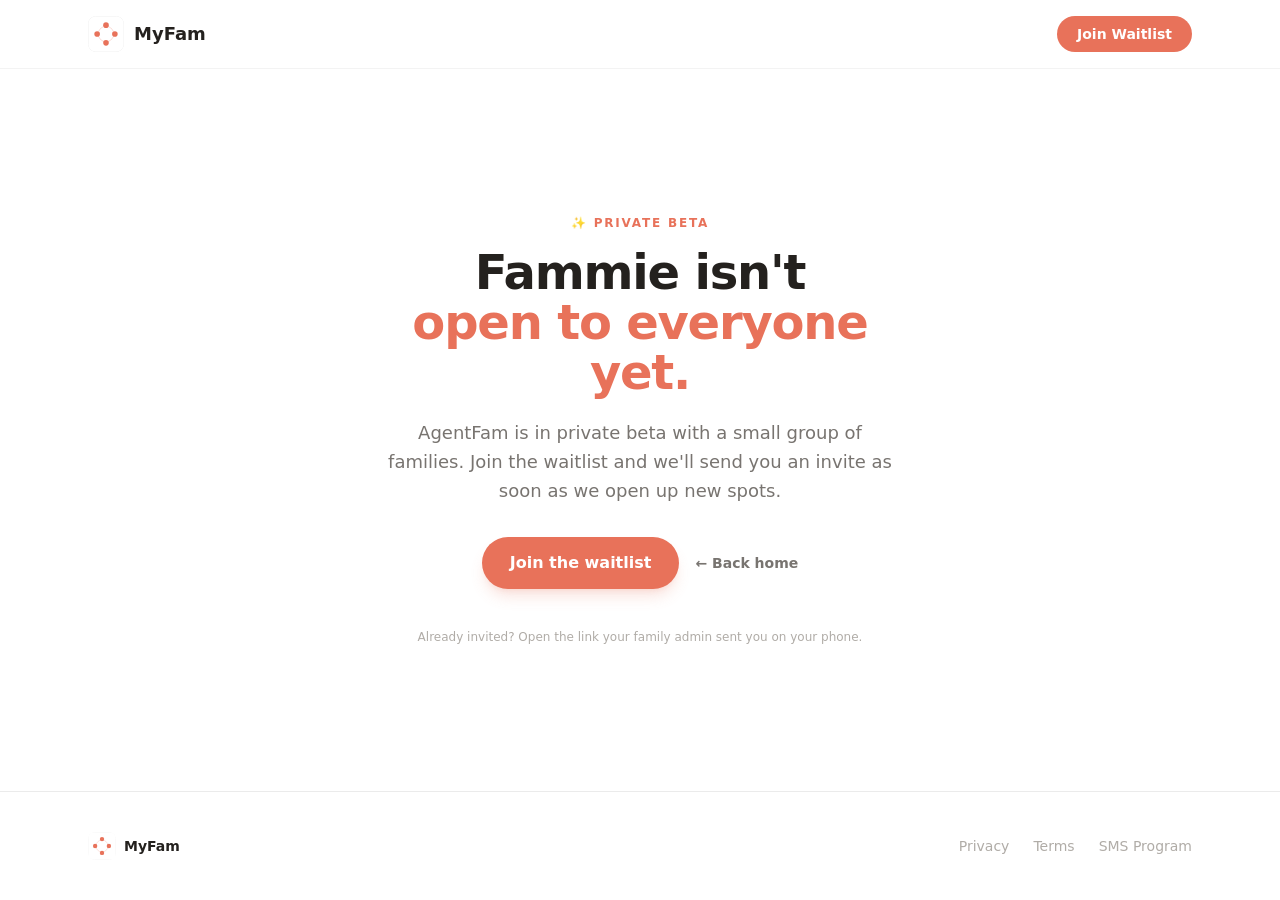
<file: 404/index.html>
<!DOCTYPE html><html lang="en"><head><meta charSet="utf-8"/><meta name="viewport" content="width=device-width, initial-scale=1"/><link rel="preload" href="/logo-mark.svg" as="image"/><link rel="stylesheet" href="/_next/static/chunks/0.l2rj7a2lh0j.css" data-precedence="next"/><link rel="preload" as="script" fetchPriority="low" href="/_next/static/chunks/15xrurgzs99gv.js"/><script src="/_next/static/chunks/0dgq26a5_oy.a.js" async=""></script><script src="/_next/static/chunks/16g.ca89g7fib.js" async=""></script><script src="/_next/static/chunks/0174xh3wfsjm1.js" async=""></script><script src="/_next/static/chunks/turbopack-04qc4.pk8ck8h.js" async=""></script><script src="/_next/static/chunks/01xlw8hd842-c.js" async=""></script><script src="/_next/static/chunks/0d3shmwh5_nmn.js" async=""></script><script src="/_next/static/chunks/0ka051yepewro.js" async=""></script><meta name="robots" content="noindex"/><title>Coming soon — AgentFam</title><meta name="description" content="Meet Fammie, the AI assistant your whole family can text. Schedules, tasks, and reminders managed by simply sending a message. Operated by MyFam (Gole Enterprise LLC)."/><script src="/_next/static/chunks/03~yq9q893hmn.js" noModule=""></script></head><body><div hidden=""><!--$--><!--/$--></div><div class="min-h-screen bg-background flex flex-col"><nav class="border-b border-border/60"><div class="max-w-6xl mx-auto flex items-center justify-between px-6 py-4"><a class="flex items-center gap-2.5" href="/"><img src="/logo-mark.svg" alt="MyFam" class="h-9 w-9 rounded-lg"/><span class="text-lg font-bold text-foreground">MyFam</span></a><a href="/#waitlist" class="rounded-full bg-accent px-5 py-2 text-sm font-semibold text-white hover:bg-accent-hover transition-colors">Join Waitlist</a></div></nav><main class="flex-1 flex items-center justify-center px-6 py-24"><div class="max-w-lg text-center"><p class="text-xs font-semibold text-accent uppercase tracking-[0.15em] mb-4">✨ Private beta</p><h1 class="text-4xl sm:text-5xl font-extrabold text-foreground leading-[1.05] tracking-tight mb-5">Fammie isn&#x27;t<br/><span class="text-accent">open to everyone yet.</span></h1><p class="text-lg text-muted-foreground leading-relaxed mb-8">AgentFam is in private beta with a small group of families. Join the waitlist and we&#x27;ll send you an invite as soon as we open up new spots.</p><div class="flex flex-wrap items-center justify-center gap-4"><a href="/#waitlist" class="rounded-full bg-accent px-7 py-3.5 text-base font-semibold text-white hover:bg-accent-hover transition-colors shadow-lg shadow-accent/20">Join the waitlist</a><a class="text-sm font-semibold text-muted-foreground hover:text-foreground" href="/">← Back home</a></div><p class="mt-10 text-xs text-muted">Already invited? Open the link your family admin sent you on your phone.</p></div></main><footer class="border-t border-border"><div class="max-w-6xl mx-auto px-6 py-10 flex items-center justify-between gap-4"><div class="flex items-center gap-2"><img src="/logo-mark.svg" alt="MyFam" class="h-7 w-7 rounded-lg"/><span class="text-sm font-bold text-foreground">MyFam</span></div><div class="flex items-center gap-6 text-sm text-muted"><a href="/privacy/">Privacy</a><a href="/terms/">Terms</a><a href="/sms/">SMS Program</a></div></div></footer></div><!--$--><!--/$--><script src="/_next/static/chunks/15xrurgzs99gv.js" id="_R_" async=""></script><script>(self.__next_f=self.__next_f||[]).push([0])</script><script>self.__next_f.push([1,"1:\"$Sreact.fragment\"\n2:I[39756,[\"/_next/static/chunks/01xlw8hd842-c.js\",\"/_next/static/chunks/0d3shmwh5_nmn.js\"],\"default\"]\n3:I[37457,[\"/_next/static/chunks/01xlw8hd842-c.js\",\"/_next/static/chunks/0d3shmwh5_nmn.js\"],\"default\"]\n4:I[22016,[\"/_next/static/chunks/01xlw8hd842-c.js\",\"/_next/static/chunks/0d3shmwh5_nmn.js\",\"/_next/static/chunks/0ka051yepewro.js\"],\"\"]\nb:I[68027,[\"/_next/static/chunks/01xlw8hd842-c.js\",\"/_next/static/chunks/0d3shmwh5_nmn.js\"],\"default\",1]\n:HL[\"/_next/static/chunks/0.l2rj7a2lh0j.css\",\"style\"]\n:HL[\"/logo-mark.svg\",\"image\"]\n"])</script><script>self.__next_f.push([1,"0:{\"P\":null,\"c\":[\"\",\"_not-found\",\"\"],\"q\":\"\",\"i\":false,\"f\":[[[\"\",{\"children\":[\"/_not-found\",{\"children\":[\"__PAGE__\",{}]}]},\"$undefined\",\"$undefined\",16],[[\"$\",\"$1\",\"c\",{\"children\":[[[\"$\",\"link\",\"0\",{\"rel\":\"stylesheet\",\"href\":\"/_next/static/chunks/0.l2rj7a2lh0j.css\",\"precedence\":\"next\",\"crossOrigin\":\"$undefined\",\"nonce\":\"$undefined\"}],[\"$\",\"script\",\"script-0\",{\"src\":\"/_next/static/chunks/01xlw8hd842-c.js\",\"async\":true,\"nonce\":\"$undefined\"}],[\"$\",\"script\",\"script-1\",{\"src\":\"/_next/static/chunks/0d3shmwh5_nmn.js\",\"async\":true,\"nonce\":\"$undefined\"}]],[\"$\",\"html\",null,{\"lang\":\"en\",\"children\":[\"$\",\"body\",null,{\"children\":[\"$\",\"$L2\",null,{\"parallelRouterKey\":\"children\",\"error\":\"$undefined\",\"errorStyles\":\"$undefined\",\"errorScripts\":\"$undefined\",\"template\":[\"$\",\"$L3\",null,{}],\"templateStyles\":\"$undefined\",\"templateScripts\":\"$undefined\",\"notFound\":[[\"$\",\"div\",null,{\"className\":\"min-h-screen bg-background flex flex-col\",\"children\":[[\"$\",\"nav\",null,{\"className\":\"border-b border-border/60\",\"children\":[\"$\",\"div\",null,{\"className\":\"max-w-6xl mx-auto flex items-center justify-between px-6 py-4\",\"children\":[[\"$\",\"$L4\",null,{\"href\":\"/\",\"className\":\"flex items-center gap-2.5\",\"children\":[[\"$\",\"img\",null,{\"src\":\"/logo-mark.svg\",\"alt\":\"MyFam\",\"className\":\"h-9 w-9 rounded-lg\"}],[\"$\",\"span\",null,{\"className\":\"text-lg font-bold text-foreground\",\"children\":\"MyFam\"}]]}],[\"$\",\"a\",null,{\"href\":\"/#waitlist\",\"className\":\"rounded-full bg-accent px-5 py-2 text-sm font-semibold text-white hover:bg-accent-hover transition-colors\",\"children\":\"Join Waitlist\"}]]}]}],[\"$\",\"main\",null,{\"className\":\"flex-1 flex items-center justify-center px-6 py-24\",\"children\":[\"$\",\"div\",null,{\"className\":\"max-w-lg text-center\",\"children\":[[\"$\",\"p\",null,{\"className\":\"text-xs font-semibold text-accent uppercase tracking-[0.15em] mb-4\",\"children\":\"✨ Private beta\"}],[\"$\",\"h1\",null,{\"className\":\"text-4xl sm:text-5xl font-extrabold text-foreground leading-[1.05] tracking-tight mb-5\",\"children\":[\"Fammie isn't\",[\"$\",\"br\",null,{}],[\"$\",\"span\",null,{\"className\":\"text-accent\",\"children\":\"open to everyone yet.\"}]]}],[\"$\",\"p\",null,{\"className\":\"text-lg text-muted-foreground leading-relaxed mb-8\",\"children\":\"AgentFam is in private beta with a small group of families. Join the waitlist and we'll send you an invite as soon as we open up new spots.\"}],[\"$\",\"div\",null,{\"className\":\"flex flex-wrap items-center justify-center gap-4\",\"children\":[[\"$\",\"a\",null,{\"href\":\"/#waitlist\",\"className\":\"rounded-full bg-accent px-7 py-3.5 text-base font-semibold text-white hover:bg-accent-hover transition-colors shadow-lg shadow-accent/20\",\"children\":\"Join the waitlist\"}],[\"$\",\"$L4\",null,{\"href\":\"/\",\"className\":\"text-sm font-semibold text-muted-foreground hover:text-foreground\",\"children\":\"← Back home\"}]]}],[\"$\",\"p\",null,{\"className\":\"mt-10 text-xs text-muted\",\"children\":\"Already invited? Open the link your family admin sent you on your phone.\"}]]}]}],[\"$\",\"footer\",null,{\"className\":\"border-t border-border\",\"children\":[\"$\",\"div\",null,{\"className\":\"max-w-6xl mx-auto px-6 py-10 flex items-center justify-between gap-4\",\"children\":[[\"$\",\"div\",null,{\"className\":\"flex items-center gap-2\",\"children\":[[\"$\",\"img\",null,{\"src\":\"/logo-mark.svg\",\"alt\":\"MyFam\",\"className\":\"h-7 w-7 rounded-lg\"}],[\"$\",\"span\",null,{\"className\":\"text-sm font-bold text-foreground\",\"children\":\"MyFam\"}]]}],[\"$\",\"div\",null,{\"className\":\"flex items-center gap-6 text-sm text-muted\",\"children\":[[\"$\",\"$L4\",null,{\"href\":\"/privacy\",\"children\":\"Privacy\"}],[\"$\",\"$L4\",null,{\"href\":\"/terms\",\"children\":\"Terms\"}],[\"$\",\"$L4\",null,{\"href\":\"/sms\",\"children\":\"SMS Program\"}]]}]]}]}]]}],[]],\"forbidden\":\"$undefined\",\"unauthorized\":\"$undefined\"}]}]}]]}],{\"children\":[[\"$\",\"$1\",\"c\",{\"children\":[null,[\"$\",\"$L2\",null,{\"parallelRouterKey\":\"children\",\"error\":\"$undefined\",\"errorStyles\":\"$undefined\",\"errorScripts\":\"$undefined\",\"template\":[\"$\",\"$L3\",null,{}],\"templateStyles\":\"$undefined\",\"templateScripts\":\"$undefined\",\"notFound\":\"$undefined\",\"forbidden\":\"$undefined\",\"unauthorized\":\"$undefined\"}]]}],{\"children\":[[\"$\",\"$1\",\"c\",{\"children\":[[\"$\",\"div\",null,{\"className\":\"min-h-screen bg-background flex flex-col\",\"children\":[[\"$\",\"nav\",null,{\"className\":\"border-b border-border/60\",\"children\":[\"$\",\"div\",null,{\"className\":\"max-w-6xl mx-auto flex items-center justify-between px-6 py-4\",\"children\":[[\"$\",\"$L4\",null,{\"href\":\"/\",\"className\":\"flex items-center gap-2.5\",\"children\":[[\"$\",\"img\",null,{\"src\":\"/logo-mark.svg\",\"alt\":\"MyFam\",\"className\":\"h-9 w-9 rounded-lg\"}],[\"$\",\"span\",null,{\"className\":\"text-lg font-bold text-foreground\",\"children\":\"MyFam\"}]]}],[\"$\",\"a\",null,{\"href\":\"/#waitlist\",\"className\":\"rounded-full bg-accent px-5 py-2 text-sm font-semibold text-white hover:bg-accent-hover transition-colors\",\"children\":\"Join Waitlist\"}]]}]}],\"$L5\",\"$L6\"]}],[\"$L7\"],\"$L8\"]}],{},null,false,null]},null,false,\"$@9\"]},null,false,null],\"$La\",false]],\"m\":\"$undefined\",\"G\":[\"$b\",[\"$Lc\"]],\"S\":true,\"h\":null,\"s\":\"$undefined\",\"l\":\"$undefined\",\"p\":\"$undefined\",\"d\":\"$undefined\",\"b\":\"QIT5Wwr7HGscglsSiQtc0\"}\n"])</script><script>self.__next_f.push([1,"d:I[97367,[\"/_next/static/chunks/01xlw8hd842-c.js\",\"/_next/static/chunks/0d3shmwh5_nmn.js\"],\"OutletBoundary\"]\ne:\"$Sreact.suspense\"\n11:I[97367,[\"/_next/static/chunks/01xlw8hd842-c.js\",\"/_next/static/chunks/0d3shmwh5_nmn.js\"],\"ViewportBoundary\"]\n13:I[97367,[\"/_next/static/chunks/01xlw8hd842-c.js\",\"/_next/static/chunks/0d3shmwh5_nmn.js\"],\"MetadataBoundary\"]\n5:[\"$\",\"main\",null,{\"className\":\"flex-1 flex items-center justify-center px-6 py-24\",\"children\":[\"$\",\"div\",null,{\"className\":\"max-w-lg text-center\",\"children\":[[\"$\",\"p\",null,{\"className\":\"text-xs font-semibold text-accent uppercase tracking-[0.15em] mb-4\",\"children\":\"✨ Private beta\"}],[\"$\",\"h1\",null,{\"className\":\"text-4xl sm:text-5xl font-extrabold text-foreground leading-[1.05] tracking-tight mb-5\",\"children\":[\"Fammie isn't\",[\"$\",\"br\",null,{}],[\"$\",\"span\",null,{\"className\":\"text-accent\",\"children\":\"open to everyone yet.\"}]]}],[\"$\",\"p\",null,{\"className\":\"text-lg text-muted-foreground leading-relaxed mb-8\",\"children\":\"AgentFam is in private beta with a small group of families. Join the waitlist and we'll send you an invite as soon as we open up new spots.\"}],[\"$\",\"div\",null,{\"className\":\"flex flex-wrap items-center justify-center gap-4\",\"children\":[[\"$\",\"a\",null,{\"href\":\"/#waitlist\",\"className\":\"rounded-full bg-accent px-7 py-3.5 text-base font-semibold text-white hover:bg-accent-hover transition-colors shadow-lg shadow-accent/20\",\"children\":\"Join the waitlist\"}],[\"$\",\"$L4\",null,{\"href\":\"/\",\"className\":\"text-sm font-semibold text-muted-foreground hover:text-foreground\",\"children\":\"← Back home\"}]]}],[\"$\",\"p\",null,{\"className\":\"mt-10 text-xs text-muted\",\"children\":\"Already invited? Open the link your family admin sent you on your phone.\"}]]}]}]\n6:[\"$\",\"footer\",null,{\"className\":\"border-t border-border\",\"children\":[\"$\",\"div\",null,{\"className\":\"max-w-6xl mx-auto px-6 py-10 flex items-center justify-between gap-4\",\"children\":[[\"$\",\"div\",null,{\"className\":\"flex items-center gap-2\",\"children\":[[\"$\",\"img\",null,{\"src\":\"/logo-mark.svg\",\"alt\":\"MyFam\",\"className\":\"h-7 w-7 rounded-lg\"}],[\"$\",\"span\",null,{\"className\":\"text-sm font-bold text-foreground\",\"children\":\"MyFam\"}]]}],[\"$\",\"div\",null,{\"className\":\"flex items-center gap-6 text-sm text-muted\",\"children\":[[\"$\",\"$L4\",null,{\"href\":\"/privacy\",\"children\":\"Privacy\"}],[\"$\",\"$L4\",null,{\"href\":\"/terms\",\"children\":\"Terms\"}],[\"$\",\"$L4\",null,{\"href\":\"/sms\",\"children\":\"SMS Program\"}]]}]]}]}]\n7:[\"$\",\"script\",\"script-0\",{\"src\":\"/_next/static/chunks/0ka051yepewro.js\",\"async\":true,\"nonce\":\"$undefined\"}]\n8:[\"$\",\"$Ld\",null,{\"children\":[\"$\",\"$e\",null,{\"name\":\"Next.MetadataOutlet\",\"children\":\"$@f\"}]}]\n10:[]\n9:\"$W10\"\na:[\"$\",\"$1\",\"h\",{\"children\":[[\"$\",\"meta\",null,{\"name\":\"robots\",\"content\":\"noindex\"}],[\"$\",\"$L11\",null,{\"children\":\"$L12\"}],[\"$\",\"div\",null,{\"hidden\":true,\"children\":[\"$\",\"$L13\",null,{\"children\":[\"$\",\"$e\",null,{\"name\":\"Next.Metadata\",\"children\":\"$L14\"}]}]}],null]}]\nc:[\"$\",\"link\",\"0\",{\"rel\":\"stylesheet\",\"href\":\"/_next/static/chunks/0.l2rj7a2lh0j.css\",\"precedence\":\"next\",\"crossOrigin\":\"$undefined\",\"nonce\":\"$undefined\"}]\n"])</script><script>self.__next_f.push([1,"12:[[\"$\",\"meta\",\"0\",{\"charSet\":\"utf-8\"}],[\"$\",\"meta\",\"1\",{\"name\":\"viewport\",\"content\":\"width=device-width, initial-scale=1\"}]]\n"])</script><script>self.__next_f.push([1,"f:null\n14:[[\"$\",\"title\",\"0\",{\"children\":\"Coming soon — AgentFam\"}],[\"$\",\"meta\",\"1\",{\"name\":\"description\",\"content\":\"Meet Fammie, the AI assistant your whole family can text. Schedules, tasks, and reminders managed by simply sending a message. Operated by MyFam (Gole Enterprise LLC).\"}]]\n"])</script></body></html>
</file>
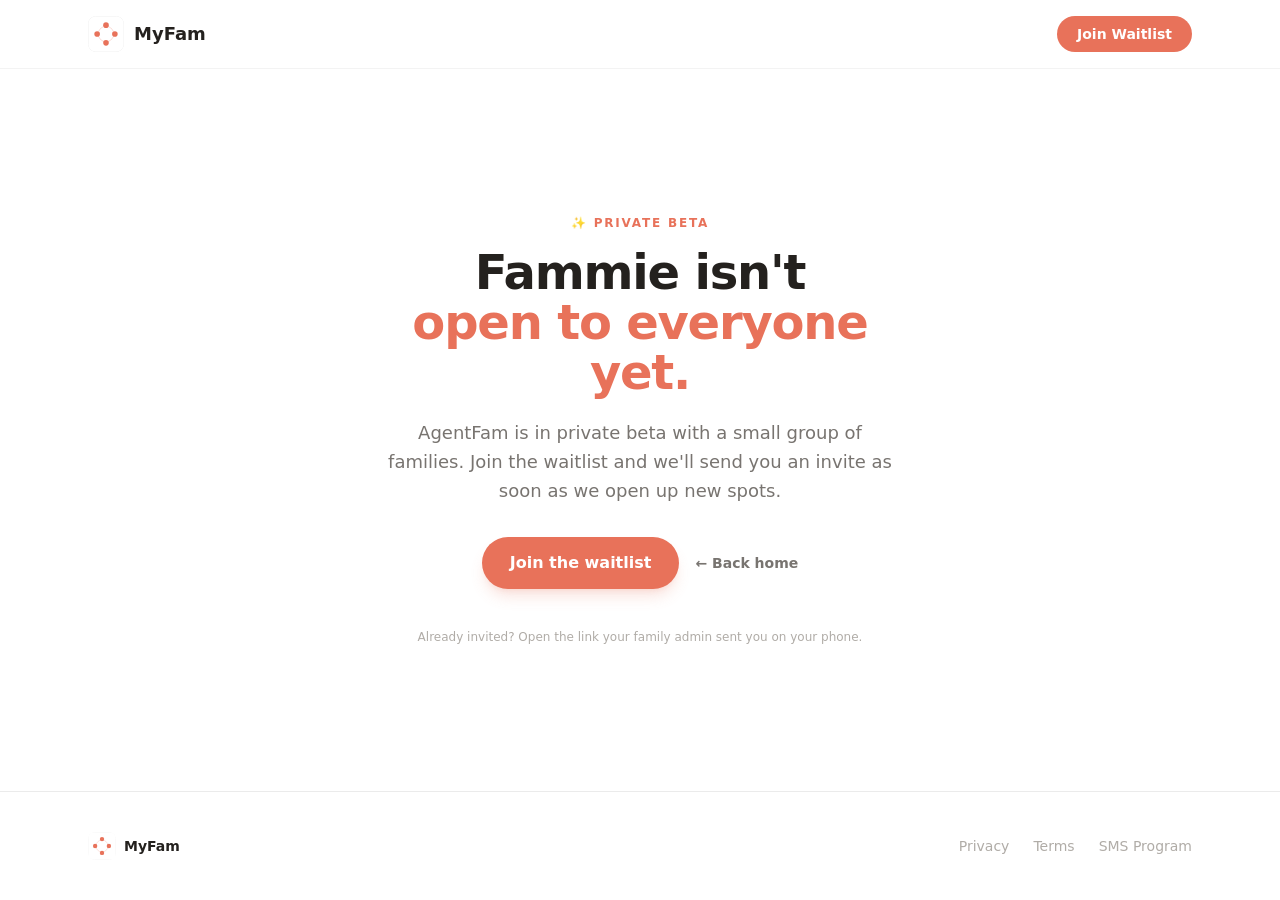
<file: ai/index.html>
<!DOCTYPE html><html lang="en"><head><meta charSet="utf-8"/><meta name="viewport" content="width=device-width, initial-scale=1"/><link rel="preload" href="/logo-mark.svg" as="image"/><link rel="stylesheet" href="/_next/static/chunks/0.l2rj7a2lh0j.css" data-precedence="next"/><link rel="preload" as="script" fetchPriority="low" href="/_next/static/chunks/15xrurgzs99gv.js"/><script src="/_next/static/chunks/0dgq26a5_oy.a.js" async=""></script><script src="/_next/static/chunks/16g.ca89g7fib.js" async=""></script><script src="/_next/static/chunks/0174xh3wfsjm1.js" async=""></script><script src="/_next/static/chunks/turbopack-04qc4.pk8ck8h.js" async=""></script><script src="/_next/static/chunks/01xlw8hd842-c.js" async=""></script><script src="/_next/static/chunks/0d3shmwh5_nmn.js" async=""></script><script src="/_next/static/chunks/0ka051yepewro.js" async=""></script><title>Coming soon — AgentFam</title><meta name="description" content="Meet Fammie, the AI assistant your whole family can text. Schedules, tasks, and reminders managed by simply sending a message. Operated by MyFam (Gole Enterprise LLC)."/><script src="/_next/static/chunks/03~yq9q893hmn.js" noModule=""></script></head><body><div hidden=""><!--$--><!--/$--></div><div class="min-h-screen bg-background flex flex-col"><nav class="border-b border-border/60"><div class="max-w-6xl mx-auto flex items-center justify-between px-6 py-4"><a class="flex items-center gap-2.5" href="/"><img src="/logo-mark.svg" alt="MyFam" class="h-9 w-9 rounded-lg"/><span class="text-lg font-bold text-foreground">MyFam</span></a><a href="/#waitlist" class="rounded-full bg-accent px-5 py-2 text-sm font-semibold text-white hover:bg-accent-hover transition-colors">Join Waitlist</a></div></nav><main class="flex-1 flex items-center justify-center px-6 py-24"><div class="max-w-lg text-center"><p class="text-xs font-semibold text-accent uppercase tracking-[0.15em] mb-4">✨ Private beta</p><h1 class="text-4xl sm:text-5xl font-extrabold text-foreground leading-[1.05] tracking-tight mb-5">Fammie isn&#x27;t<br/><span class="text-accent">open to everyone yet.</span></h1><p class="text-lg text-muted-foreground leading-relaxed mb-8">AgentFam is in private beta with a small group of families. Join the waitlist and we&#x27;ll send you an invite as soon as we open up new spots.</p><div class="flex flex-wrap items-center justify-center gap-4"><a href="/#waitlist" class="rounded-full bg-accent px-7 py-3.5 text-base font-semibold text-white hover:bg-accent-hover transition-colors shadow-lg shadow-accent/20">Join the waitlist</a><a class="text-sm font-semibold text-muted-foreground hover:text-foreground" href="/">← Back home</a></div><p class="mt-10 text-xs text-muted">Already invited? Open the link your family admin sent you on your phone.</p></div></main><footer class="border-t border-border"><div class="max-w-6xl mx-auto px-6 py-10 flex items-center justify-between gap-4"><div class="flex items-center gap-2"><img src="/logo-mark.svg" alt="MyFam" class="h-7 w-7 rounded-lg"/><span class="text-sm font-bold text-foreground">MyFam</span></div><div class="flex items-center gap-6 text-sm text-muted"><a href="/privacy/">Privacy</a><a href="/terms/">Terms</a><a href="/sms/">SMS Program</a></div></div></footer></div><!--$--><!--/$--><script src="/_next/static/chunks/15xrurgzs99gv.js" id="_R_" async=""></script><script>(self.__next_f=self.__next_f||[]).push([0])</script><script>self.__next_f.push([1,"1:\"$Sreact.fragment\"\n2:I[39756,[\"/_next/static/chunks/01xlw8hd842-c.js\",\"/_next/static/chunks/0d3shmwh5_nmn.js\"],\"default\"]\n3:I[37457,[\"/_next/static/chunks/01xlw8hd842-c.js\",\"/_next/static/chunks/0d3shmwh5_nmn.js\"],\"default\"]\n4:I[22016,[\"/_next/static/chunks/01xlw8hd842-c.js\",\"/_next/static/chunks/0d3shmwh5_nmn.js\",\"/_next/static/chunks/0ka051yepewro.js\"],\"\"]\nb:I[68027,[\"/_next/static/chunks/01xlw8hd842-c.js\",\"/_next/static/chunks/0d3shmwh5_nmn.js\"],\"default\",1]\n:HL[\"/_next/static/chunks/0.l2rj7a2lh0j.css\",\"style\"]\n:HL[\"/logo-mark.svg\",\"image\"]\n"])</script><script>self.__next_f.push([1,"0:{\"P\":null,\"c\":[\"\",\"ai\",\"\"],\"q\":\"\",\"i\":false,\"f\":[[[\"\",{\"children\":[\"ai\",{\"children\":[\"__PAGE__\",{}]}]},\"$undefined\",\"$undefined\",16],[[\"$\",\"$1\",\"c\",{\"children\":[[[\"$\",\"link\",\"0\",{\"rel\":\"stylesheet\",\"href\":\"/_next/static/chunks/0.l2rj7a2lh0j.css\",\"precedence\":\"next\",\"crossOrigin\":\"$undefined\",\"nonce\":\"$undefined\"}],[\"$\",\"script\",\"script-0\",{\"src\":\"/_next/static/chunks/01xlw8hd842-c.js\",\"async\":true,\"nonce\":\"$undefined\"}],[\"$\",\"script\",\"script-1\",{\"src\":\"/_next/static/chunks/0d3shmwh5_nmn.js\",\"async\":true,\"nonce\":\"$undefined\"}]],[\"$\",\"html\",null,{\"lang\":\"en\",\"children\":[\"$\",\"body\",null,{\"children\":[\"$\",\"$L2\",null,{\"parallelRouterKey\":\"children\",\"error\":\"$undefined\",\"errorStyles\":\"$undefined\",\"errorScripts\":\"$undefined\",\"template\":[\"$\",\"$L3\",null,{}],\"templateStyles\":\"$undefined\",\"templateScripts\":\"$undefined\",\"notFound\":[[\"$\",\"div\",null,{\"className\":\"min-h-screen bg-background flex flex-col\",\"children\":[[\"$\",\"nav\",null,{\"className\":\"border-b border-border/60\",\"children\":[\"$\",\"div\",null,{\"className\":\"max-w-6xl mx-auto flex items-center justify-between px-6 py-4\",\"children\":[[\"$\",\"$L4\",null,{\"href\":\"/\",\"className\":\"flex items-center gap-2.5\",\"children\":[[\"$\",\"img\",null,{\"src\":\"/logo-mark.svg\",\"alt\":\"MyFam\",\"className\":\"h-9 w-9 rounded-lg\"}],[\"$\",\"span\",null,{\"className\":\"text-lg font-bold text-foreground\",\"children\":\"MyFam\"}]]}],[\"$\",\"a\",null,{\"href\":\"/#waitlist\",\"className\":\"rounded-full bg-accent px-5 py-2 text-sm font-semibold text-white hover:bg-accent-hover transition-colors\",\"children\":\"Join Waitlist\"}]]}]}],[\"$\",\"main\",null,{\"className\":\"flex-1 flex items-center justify-center px-6 py-24\",\"children\":[\"$\",\"div\",null,{\"className\":\"max-w-lg text-center\",\"children\":[[\"$\",\"p\",null,{\"className\":\"text-xs font-semibold text-accent uppercase tracking-[0.15em] mb-4\",\"children\":\"✨ Private beta\"}],[\"$\",\"h1\",null,{\"className\":\"text-4xl sm:text-5xl font-extrabold text-foreground leading-[1.05] tracking-tight mb-5\",\"children\":[\"Fammie isn't\",[\"$\",\"br\",null,{}],[\"$\",\"span\",null,{\"className\":\"text-accent\",\"children\":\"open to everyone yet.\"}]]}],[\"$\",\"p\",null,{\"className\":\"text-lg text-muted-foreground leading-relaxed mb-8\",\"children\":\"AgentFam is in private beta with a small group of families. Join the waitlist and we'll send you an invite as soon as we open up new spots.\"}],[\"$\",\"div\",null,{\"className\":\"flex flex-wrap items-center justify-center gap-4\",\"children\":[[\"$\",\"a\",null,{\"href\":\"/#waitlist\",\"className\":\"rounded-full bg-accent px-7 py-3.5 text-base font-semibold text-white hover:bg-accent-hover transition-colors shadow-lg shadow-accent/20\",\"children\":\"Join the waitlist\"}],[\"$\",\"$L4\",null,{\"href\":\"/\",\"className\":\"text-sm font-semibold text-muted-foreground hover:text-foreground\",\"children\":\"← Back home\"}]]}],[\"$\",\"p\",null,{\"className\":\"mt-10 text-xs text-muted\",\"children\":\"Already invited? Open the link your family admin sent you on your phone.\"}]]}]}],[\"$\",\"footer\",null,{\"className\":\"border-t border-border\",\"children\":[\"$\",\"div\",null,{\"className\":\"max-w-6xl mx-auto px-6 py-10 flex items-center justify-between gap-4\",\"children\":[[\"$\",\"div\",null,{\"className\":\"flex items-center gap-2\",\"children\":[[\"$\",\"img\",null,{\"src\":\"/logo-mark.svg\",\"alt\":\"MyFam\",\"className\":\"h-7 w-7 rounded-lg\"}],[\"$\",\"span\",null,{\"className\":\"text-sm font-bold text-foreground\",\"children\":\"MyFam\"}]]}],[\"$\",\"div\",null,{\"className\":\"flex items-center gap-6 text-sm text-muted\",\"children\":[[\"$\",\"$L4\",null,{\"href\":\"/privacy\",\"children\":\"Privacy\"}],[\"$\",\"$L4\",null,{\"href\":\"/terms\",\"children\":\"Terms\"}],[\"$\",\"$L4\",null,{\"href\":\"/sms\",\"children\":\"SMS Program\"}]]}]]}]}]]}],[]],\"forbidden\":\"$undefined\",\"unauthorized\":\"$undefined\"}]}]}]]}],{\"children\":[[\"$\",\"$1\",\"c\",{\"children\":[null,[\"$\",\"$L2\",null,{\"parallelRouterKey\":\"children\",\"error\":\"$undefined\",\"errorStyles\":\"$undefined\",\"errorScripts\":\"$undefined\",\"template\":[\"$\",\"$L3\",null,{}],\"templateStyles\":\"$undefined\",\"templateScripts\":\"$undefined\",\"notFound\":\"$undefined\",\"forbidden\":\"$undefined\",\"unauthorized\":\"$undefined\"}]]}],{\"children\":[[\"$\",\"$1\",\"c\",{\"children\":[[\"$\",\"div\",null,{\"className\":\"min-h-screen bg-background flex flex-col\",\"children\":[[\"$\",\"nav\",null,{\"className\":\"border-b border-border/60\",\"children\":[\"$\",\"div\",null,{\"className\":\"max-w-6xl mx-auto flex items-center justify-between px-6 py-4\",\"children\":[[\"$\",\"$L4\",null,{\"href\":\"/\",\"className\":\"flex items-center gap-2.5\",\"children\":[[\"$\",\"img\",null,{\"src\":\"/logo-mark.svg\",\"alt\":\"MyFam\",\"className\":\"h-9 w-9 rounded-lg\"}],[\"$\",\"span\",null,{\"className\":\"text-lg font-bold text-foreground\",\"children\":\"MyFam\"}]]}],[\"$\",\"a\",null,{\"href\":\"/#waitlist\",\"className\":\"rounded-full bg-accent px-5 py-2 text-sm font-semibold text-white hover:bg-accent-hover transition-colors\",\"children\":\"Join Waitlist\"}]]}]}],\"$L5\",\"$L6\"]}],[\"$L7\"],\"$L8\"]}],{},null,false,null]},null,false,\"$@9\"]},null,false,null],\"$La\",false]],\"m\":\"$undefined\",\"G\":[\"$b\",[\"$Lc\"]],\"S\":true,\"h\":null,\"s\":\"$undefined\",\"l\":\"$undefined\",\"p\":\"$undefined\",\"d\":\"$undefined\",\"b\":\"QIT5Wwr7HGscglsSiQtc0\"}\n"])</script><script>self.__next_f.push([1,"d:I[97367,[\"/_next/static/chunks/01xlw8hd842-c.js\",\"/_next/static/chunks/0d3shmwh5_nmn.js\"],\"OutletBoundary\"]\ne:\"$Sreact.suspense\"\n11:I[97367,[\"/_next/static/chunks/01xlw8hd842-c.js\",\"/_next/static/chunks/0d3shmwh5_nmn.js\"],\"ViewportBoundary\"]\n13:I[97367,[\"/_next/static/chunks/01xlw8hd842-c.js\",\"/_next/static/chunks/0d3shmwh5_nmn.js\"],\"MetadataBoundary\"]\n5:[\"$\",\"main\",null,{\"className\":\"flex-1 flex items-center justify-center px-6 py-24\",\"children\":[\"$\",\"div\",null,{\"className\":\"max-w-lg text-center\",\"children\":[[\"$\",\"p\",null,{\"className\":\"text-xs font-semibold text-accent uppercase tracking-[0.15em] mb-4\",\"children\":\"✨ Private beta\"}],[\"$\",\"h1\",null,{\"className\":\"text-4xl sm:text-5xl font-extrabold text-foreground leading-[1.05] tracking-tight mb-5\",\"children\":[\"Fammie isn't\",[\"$\",\"br\",null,{}],[\"$\",\"span\",null,{\"className\":\"text-accent\",\"children\":\"open to everyone yet.\"}]]}],[\"$\",\"p\",null,{\"className\":\"text-lg text-muted-foreground leading-relaxed mb-8\",\"children\":\"AgentFam is in private beta with a small group of families. Join the waitlist and we'll send you an invite as soon as we open up new spots.\"}],[\"$\",\"div\",null,{\"className\":\"flex flex-wrap items-center justify-center gap-4\",\"children\":[[\"$\",\"a\",null,{\"href\":\"/#waitlist\",\"className\":\"rounded-full bg-accent px-7 py-3.5 text-base font-semibold text-white hover:bg-accent-hover transition-colors shadow-lg shadow-accent/20\",\"children\":\"Join the waitlist\"}],[\"$\",\"$L4\",null,{\"href\":\"/\",\"className\":\"text-sm font-semibold text-muted-foreground hover:text-foreground\",\"children\":\"← Back home\"}]]}],[\"$\",\"p\",null,{\"className\":\"mt-10 text-xs text-muted\",\"children\":\"Already invited? Open the link your family admin sent you on your phone.\"}]]}]}]\n6:[\"$\",\"footer\",null,{\"className\":\"border-t border-border\",\"children\":[\"$\",\"div\",null,{\"className\":\"max-w-6xl mx-auto px-6 py-10 flex items-center justify-between gap-4\",\"children\":[[\"$\",\"div\",null,{\"className\":\"flex items-center gap-2\",\"children\":[[\"$\",\"img\",null,{\"src\":\"/logo-mark.svg\",\"alt\":\"MyFam\",\"className\":\"h-7 w-7 rounded-lg\"}],[\"$\",\"span\",null,{\"className\":\"text-sm font-bold text-foreground\",\"children\":\"MyFam\"}]]}],[\"$\",\"div\",null,{\"className\":\"flex items-center gap-6 text-sm text-muted\",\"children\":[[\"$\",\"$L4\",null,{\"href\":\"/privacy\",\"children\":\"Privacy\"}],[\"$\",\"$L4\",null,{\"href\":\"/terms\",\"children\":\"Terms\"}],[\"$\",\"$L4\",null,{\"href\":\"/sms\",\"children\":\"SMS Program\"}]]}]]}]}]\n7:[\"$\",\"script\",\"script-0\",{\"src\":\"/_next/static/chunks/0ka051yepewro.js\",\"async\":true,\"nonce\":\"$undefined\"}]\n8:[\"$\",\"$Ld\",null,{\"children\":[\"$\",\"$e\",null,{\"name\":\"Next.MetadataOutlet\",\"children\":\"$@f\"}]}]\n10:[]\n9:\"$W10\"\na:[\"$\",\"$1\",\"h\",{\"children\":[null,[\"$\",\"$L11\",null,{\"children\":\"$L12\"}],[\"$\",\"div\",null,{\"hidden\":true,\"children\":[\"$\",\"$L13\",null,{\"children\":[\"$\",\"$e\",null,{\"name\":\"Next.Metadata\",\"children\":\"$L14\"}]}]}],null]}]\nc:[\"$\",\"link\",\"0\",{\"rel\":\"stylesheet\",\"href\":\"/_next/static/chunks/0.l2rj7a2lh0j.css\",\"precedence\":\"next\",\"crossOrigin\":\"$undefined\",\"nonce\":\"$undefined\"}]\n"])</script><script>self.__next_f.push([1,"12:[[\"$\",\"meta\",\"0\",{\"charSet\":\"utf-8\"}],[\"$\",\"meta\",\"1\",{\"name\":\"viewport\",\"content\":\"width=device-width, initial-scale=1\"}]]\n"])</script><script>self.__next_f.push([1,"f:null\n14:[[\"$\",\"title\",\"0\",{\"children\":\"Coming soon — AgentFam\"}],[\"$\",\"meta\",\"1\",{\"name\":\"description\",\"content\":\"Meet Fammie, the AI assistant your whole family can text. Schedules, tasks, and reminders managed by simply sending a message. Operated by MyFam (Gole Enterprise LLC).\"}]]\n"])</script></body></html>
</file>
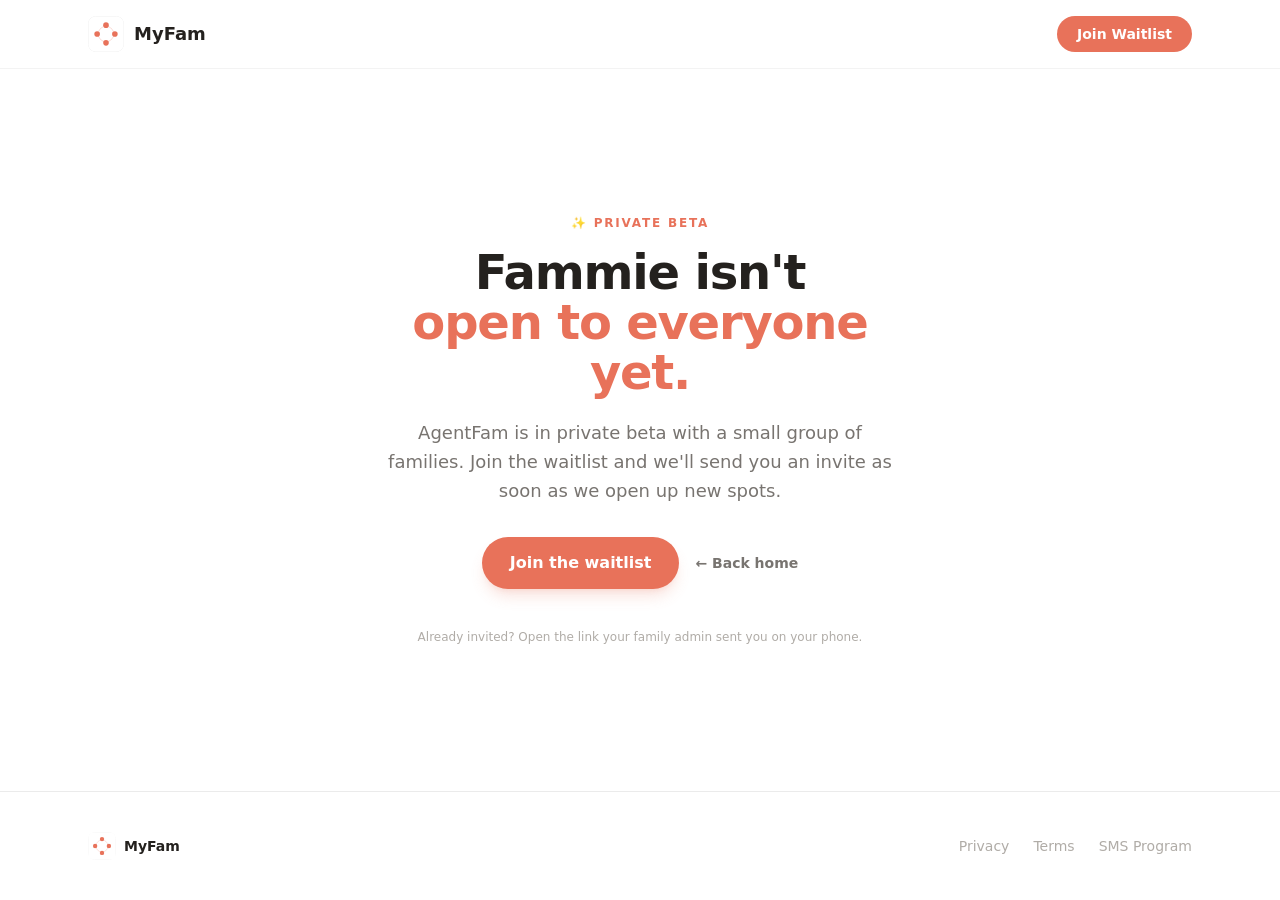
<file: login/index.html>
<!DOCTYPE html><html lang="en"><head><meta charSet="utf-8"/><meta name="viewport" content="width=device-width, initial-scale=1"/><link rel="preload" href="/logo-mark.svg" as="image"/><link rel="stylesheet" href="/_next/static/chunks/0.l2rj7a2lh0j.css" data-precedence="next"/><link rel="preload" as="script" fetchPriority="low" href="/_next/static/chunks/15xrurgzs99gv.js"/><script src="/_next/static/chunks/0dgq26a5_oy.a.js" async=""></script><script src="/_next/static/chunks/16g.ca89g7fib.js" async=""></script><script src="/_next/static/chunks/0174xh3wfsjm1.js" async=""></script><script src="/_next/static/chunks/turbopack-04qc4.pk8ck8h.js" async=""></script><script src="/_next/static/chunks/01xlw8hd842-c.js" async=""></script><script src="/_next/static/chunks/0d3shmwh5_nmn.js" async=""></script><script src="/_next/static/chunks/0ka051yepewro.js" async=""></script><title>Coming soon — AgentFam</title><meta name="description" content="Meet Fammie, the AI assistant your whole family can text. Schedules, tasks, and reminders managed by simply sending a message. Operated by MyFam (Gole Enterprise LLC)."/><script src="/_next/static/chunks/03~yq9q893hmn.js" noModule=""></script></head><body><div hidden=""><!--$--><!--/$--></div><div class="min-h-screen bg-background flex flex-col"><nav class="border-b border-border/60"><div class="max-w-6xl mx-auto flex items-center justify-between px-6 py-4"><a class="flex items-center gap-2.5" href="/"><img src="/logo-mark.svg" alt="MyFam" class="h-9 w-9 rounded-lg"/><span class="text-lg font-bold text-foreground">MyFam</span></a><a href="/#waitlist" class="rounded-full bg-accent px-5 py-2 text-sm font-semibold text-white hover:bg-accent-hover transition-colors">Join Waitlist</a></div></nav><main class="flex-1 flex items-center justify-center px-6 py-24"><div class="max-w-lg text-center"><p class="text-xs font-semibold text-accent uppercase tracking-[0.15em] mb-4">✨ Private beta</p><h1 class="text-4xl sm:text-5xl font-extrabold text-foreground leading-[1.05] tracking-tight mb-5">Fammie isn&#x27;t<br/><span class="text-accent">open to everyone yet.</span></h1><p class="text-lg text-muted-foreground leading-relaxed mb-8">AgentFam is in private beta with a small group of families. Join the waitlist and we&#x27;ll send you an invite as soon as we open up new spots.</p><div class="flex flex-wrap items-center justify-center gap-4"><a href="/#waitlist" class="rounded-full bg-accent px-7 py-3.5 text-base font-semibold text-white hover:bg-accent-hover transition-colors shadow-lg shadow-accent/20">Join the waitlist</a><a class="text-sm font-semibold text-muted-foreground hover:text-foreground" href="/">← Back home</a></div><p class="mt-10 text-xs text-muted">Already invited? Open the link your family admin sent you on your phone.</p></div></main><footer class="border-t border-border"><div class="max-w-6xl mx-auto px-6 py-10 flex items-center justify-between gap-4"><div class="flex items-center gap-2"><img src="/logo-mark.svg" alt="MyFam" class="h-7 w-7 rounded-lg"/><span class="text-sm font-bold text-foreground">MyFam</span></div><div class="flex items-center gap-6 text-sm text-muted"><a href="/privacy/">Privacy</a><a href="/terms/">Terms</a><a href="/sms/">SMS Program</a></div></div></footer></div><!--$--><!--/$--><script src="/_next/static/chunks/15xrurgzs99gv.js" id="_R_" async=""></script><script>(self.__next_f=self.__next_f||[]).push([0])</script><script>self.__next_f.push([1,"1:\"$Sreact.fragment\"\n2:I[39756,[\"/_next/static/chunks/01xlw8hd842-c.js\",\"/_next/static/chunks/0d3shmwh5_nmn.js\"],\"default\"]\n3:I[37457,[\"/_next/static/chunks/01xlw8hd842-c.js\",\"/_next/static/chunks/0d3shmwh5_nmn.js\"],\"default\"]\n4:I[22016,[\"/_next/static/chunks/01xlw8hd842-c.js\",\"/_next/static/chunks/0d3shmwh5_nmn.js\",\"/_next/static/chunks/0ka051yepewro.js\"],\"\"]\nb:I[68027,[\"/_next/static/chunks/01xlw8hd842-c.js\",\"/_next/static/chunks/0d3shmwh5_nmn.js\"],\"default\",1]\n:HL[\"/_next/static/chunks/0.l2rj7a2lh0j.css\",\"style\"]\n:HL[\"/logo-mark.svg\",\"image\"]\n"])</script><script>self.__next_f.push([1,"0:{\"P\":null,\"c\":[\"\",\"login\",\"\"],\"q\":\"\",\"i\":false,\"f\":[[[\"\",{\"children\":[\"login\",{\"children\":[\"__PAGE__\",{}]}]},\"$undefined\",\"$undefined\",16],[[\"$\",\"$1\",\"c\",{\"children\":[[[\"$\",\"link\",\"0\",{\"rel\":\"stylesheet\",\"href\":\"/_next/static/chunks/0.l2rj7a2lh0j.css\",\"precedence\":\"next\",\"crossOrigin\":\"$undefined\",\"nonce\":\"$undefined\"}],[\"$\",\"script\",\"script-0\",{\"src\":\"/_next/static/chunks/01xlw8hd842-c.js\",\"async\":true,\"nonce\":\"$undefined\"}],[\"$\",\"script\",\"script-1\",{\"src\":\"/_next/static/chunks/0d3shmwh5_nmn.js\",\"async\":true,\"nonce\":\"$undefined\"}]],[\"$\",\"html\",null,{\"lang\":\"en\",\"children\":[\"$\",\"body\",null,{\"children\":[\"$\",\"$L2\",null,{\"parallelRouterKey\":\"children\",\"error\":\"$undefined\",\"errorStyles\":\"$undefined\",\"errorScripts\":\"$undefined\",\"template\":[\"$\",\"$L3\",null,{}],\"templateStyles\":\"$undefined\",\"templateScripts\":\"$undefined\",\"notFound\":[[\"$\",\"div\",null,{\"className\":\"min-h-screen bg-background flex flex-col\",\"children\":[[\"$\",\"nav\",null,{\"className\":\"border-b border-border/60\",\"children\":[\"$\",\"div\",null,{\"className\":\"max-w-6xl mx-auto flex items-center justify-between px-6 py-4\",\"children\":[[\"$\",\"$L4\",null,{\"href\":\"/\",\"className\":\"flex items-center gap-2.5\",\"children\":[[\"$\",\"img\",null,{\"src\":\"/logo-mark.svg\",\"alt\":\"MyFam\",\"className\":\"h-9 w-9 rounded-lg\"}],[\"$\",\"span\",null,{\"className\":\"text-lg font-bold text-foreground\",\"children\":\"MyFam\"}]]}],[\"$\",\"a\",null,{\"href\":\"/#waitlist\",\"className\":\"rounded-full bg-accent px-5 py-2 text-sm font-semibold text-white hover:bg-accent-hover transition-colors\",\"children\":\"Join Waitlist\"}]]}]}],[\"$\",\"main\",null,{\"className\":\"flex-1 flex items-center justify-center px-6 py-24\",\"children\":[\"$\",\"div\",null,{\"className\":\"max-w-lg text-center\",\"children\":[[\"$\",\"p\",null,{\"className\":\"text-xs font-semibold text-accent uppercase tracking-[0.15em] mb-4\",\"children\":\"✨ Private beta\"}],[\"$\",\"h1\",null,{\"className\":\"text-4xl sm:text-5xl font-extrabold text-foreground leading-[1.05] tracking-tight mb-5\",\"children\":[\"Fammie isn't\",[\"$\",\"br\",null,{}],[\"$\",\"span\",null,{\"className\":\"text-accent\",\"children\":\"open to everyone yet.\"}]]}],[\"$\",\"p\",null,{\"className\":\"text-lg text-muted-foreground leading-relaxed mb-8\",\"children\":\"AgentFam is in private beta with a small group of families. Join the waitlist and we'll send you an invite as soon as we open up new spots.\"}],[\"$\",\"div\",null,{\"className\":\"flex flex-wrap items-center justify-center gap-4\",\"children\":[[\"$\",\"a\",null,{\"href\":\"/#waitlist\",\"className\":\"rounded-full bg-accent px-7 py-3.5 text-base font-semibold text-white hover:bg-accent-hover transition-colors shadow-lg shadow-accent/20\",\"children\":\"Join the waitlist\"}],[\"$\",\"$L4\",null,{\"href\":\"/\",\"className\":\"text-sm font-semibold text-muted-foreground hover:text-foreground\",\"children\":\"← Back home\"}]]}],[\"$\",\"p\",null,{\"className\":\"mt-10 text-xs text-muted\",\"children\":\"Already invited? Open the link your family admin sent you on your phone.\"}]]}]}],[\"$\",\"footer\",null,{\"className\":\"border-t border-border\",\"children\":[\"$\",\"div\",null,{\"className\":\"max-w-6xl mx-auto px-6 py-10 flex items-center justify-between gap-4\",\"children\":[[\"$\",\"div\",null,{\"className\":\"flex items-center gap-2\",\"children\":[[\"$\",\"img\",null,{\"src\":\"/logo-mark.svg\",\"alt\":\"MyFam\",\"className\":\"h-7 w-7 rounded-lg\"}],[\"$\",\"span\",null,{\"className\":\"text-sm font-bold text-foreground\",\"children\":\"MyFam\"}]]}],[\"$\",\"div\",null,{\"className\":\"flex items-center gap-6 text-sm text-muted\",\"children\":[[\"$\",\"$L4\",null,{\"href\":\"/privacy\",\"children\":\"Privacy\"}],[\"$\",\"$L4\",null,{\"href\":\"/terms\",\"children\":\"Terms\"}],[\"$\",\"$L4\",null,{\"href\":\"/sms\",\"children\":\"SMS Program\"}]]}]]}]}]]}],[]],\"forbidden\":\"$undefined\",\"unauthorized\":\"$undefined\"}]}]}]]}],{\"children\":[[\"$\",\"$1\",\"c\",{\"children\":[null,[\"$\",\"$L2\",null,{\"parallelRouterKey\":\"children\",\"error\":\"$undefined\",\"errorStyles\":\"$undefined\",\"errorScripts\":\"$undefined\",\"template\":[\"$\",\"$L3\",null,{}],\"templateStyles\":\"$undefined\",\"templateScripts\":\"$undefined\",\"notFound\":\"$undefined\",\"forbidden\":\"$undefined\",\"unauthorized\":\"$undefined\"}]]}],{\"children\":[[\"$\",\"$1\",\"c\",{\"children\":[[\"$\",\"div\",null,{\"className\":\"min-h-screen bg-background flex flex-col\",\"children\":[[\"$\",\"nav\",null,{\"className\":\"border-b border-border/60\",\"children\":[\"$\",\"div\",null,{\"className\":\"max-w-6xl mx-auto flex items-center justify-between px-6 py-4\",\"children\":[[\"$\",\"$L4\",null,{\"href\":\"/\",\"className\":\"flex items-center gap-2.5\",\"children\":[[\"$\",\"img\",null,{\"src\":\"/logo-mark.svg\",\"alt\":\"MyFam\",\"className\":\"h-9 w-9 rounded-lg\"}],[\"$\",\"span\",null,{\"className\":\"text-lg font-bold text-foreground\",\"children\":\"MyFam\"}]]}],[\"$\",\"a\",null,{\"href\":\"/#waitlist\",\"className\":\"rounded-full bg-accent px-5 py-2 text-sm font-semibold text-white hover:bg-accent-hover transition-colors\",\"children\":\"Join Waitlist\"}]]}]}],\"$L5\",\"$L6\"]}],[\"$L7\"],\"$L8\"]}],{},null,false,null]},null,false,\"$@9\"]},null,false,null],\"$La\",false]],\"m\":\"$undefined\",\"G\":[\"$b\",[\"$Lc\"]],\"S\":true,\"h\":null,\"s\":\"$undefined\",\"l\":\"$undefined\",\"p\":\"$undefined\",\"d\":\"$undefined\",\"b\":\"QIT5Wwr7HGscglsSiQtc0\"}\n"])</script><script>self.__next_f.push([1,"d:I[97367,[\"/_next/static/chunks/01xlw8hd842-c.js\",\"/_next/static/chunks/0d3shmwh5_nmn.js\"],\"OutletBoundary\"]\ne:\"$Sreact.suspense\"\n11:I[97367,[\"/_next/static/chunks/01xlw8hd842-c.js\",\"/_next/static/chunks/0d3shmwh5_nmn.js\"],\"ViewportBoundary\"]\n13:I[97367,[\"/_next/static/chunks/01xlw8hd842-c.js\",\"/_next/static/chunks/0d3shmwh5_nmn.js\"],\"MetadataBoundary\"]\n5:[\"$\",\"main\",null,{\"className\":\"flex-1 flex items-center justify-center px-6 py-24\",\"children\":[\"$\",\"div\",null,{\"className\":\"max-w-lg text-center\",\"children\":[[\"$\",\"p\",null,{\"className\":\"text-xs font-semibold text-accent uppercase tracking-[0.15em] mb-4\",\"children\":\"✨ Private beta\"}],[\"$\",\"h1\",null,{\"className\":\"text-4xl sm:text-5xl font-extrabold text-foreground leading-[1.05] tracking-tight mb-5\",\"children\":[\"Fammie isn't\",[\"$\",\"br\",null,{}],[\"$\",\"span\",null,{\"className\":\"text-accent\",\"children\":\"open to everyone yet.\"}]]}],[\"$\",\"p\",null,{\"className\":\"text-lg text-muted-foreground leading-relaxed mb-8\",\"children\":\"AgentFam is in private beta with a small group of families. Join the waitlist and we'll send you an invite as soon as we open up new spots.\"}],[\"$\",\"div\",null,{\"className\":\"flex flex-wrap items-center justify-center gap-4\",\"children\":[[\"$\",\"a\",null,{\"href\":\"/#waitlist\",\"className\":\"rounded-full bg-accent px-7 py-3.5 text-base font-semibold text-white hover:bg-accent-hover transition-colors shadow-lg shadow-accent/20\",\"children\":\"Join the waitlist\"}],[\"$\",\"$L4\",null,{\"href\":\"/\",\"className\":\"text-sm font-semibold text-muted-foreground hover:text-foreground\",\"children\":\"← Back home\"}]]}],[\"$\",\"p\",null,{\"className\":\"mt-10 text-xs text-muted\",\"children\":\"Already invited? Open the link your family admin sent you on your phone.\"}]]}]}]\n6:[\"$\",\"footer\",null,{\"className\":\"border-t border-border\",\"children\":[\"$\",\"div\",null,{\"className\":\"max-w-6xl mx-auto px-6 py-10 flex items-center justify-between gap-4\",\"children\":[[\"$\",\"div\",null,{\"className\":\"flex items-center gap-2\",\"children\":[[\"$\",\"img\",null,{\"src\":\"/logo-mark.svg\",\"alt\":\"MyFam\",\"className\":\"h-7 w-7 rounded-lg\"}],[\"$\",\"span\",null,{\"className\":\"text-sm font-bold text-foreground\",\"children\":\"MyFam\"}]]}],[\"$\",\"div\",null,{\"className\":\"flex items-center gap-6 text-sm text-muted\",\"children\":[[\"$\",\"$L4\",null,{\"href\":\"/privacy\",\"children\":\"Privacy\"}],[\"$\",\"$L4\",null,{\"href\":\"/terms\",\"children\":\"Terms\"}],[\"$\",\"$L4\",null,{\"href\":\"/sms\",\"children\":\"SMS Program\"}]]}]]}]}]\n7:[\"$\",\"script\",\"script-0\",{\"src\":\"/_next/static/chunks/0ka051yepewro.js\",\"async\":true,\"nonce\":\"$undefined\"}]\n8:[\"$\",\"$Ld\",null,{\"children\":[\"$\",\"$e\",null,{\"name\":\"Next.MetadataOutlet\",\"children\":\"$@f\"}]}]\n10:[]\n9:\"$W10\"\na:[\"$\",\"$1\",\"h\",{\"children\":[null,[\"$\",\"$L11\",null,{\"children\":\"$L12\"}],[\"$\",\"div\",null,{\"hidden\":true,\"children\":[\"$\",\"$L13\",null,{\"children\":[\"$\",\"$e\",null,{\"name\":\"Next.Metadata\",\"children\":\"$L14\"}]}]}],null]}]\nc:[\"$\",\"link\",\"0\",{\"rel\":\"stylesheet\",\"href\":\"/_next/static/chunks/0.l2rj7a2lh0j.css\",\"precedence\":\"next\",\"crossOrigin\":\"$undefined\",\"nonce\":\"$undefined\"}]\n"])</script><script>self.__next_f.push([1,"12:[[\"$\",\"meta\",\"0\",{\"charSet\":\"utf-8\"}],[\"$\",\"meta\",\"1\",{\"name\":\"viewport\",\"content\":\"width=device-width, initial-scale=1\"}]]\n"])</script><script>self.__next_f.push([1,"f:null\n14:[[\"$\",\"title\",\"0\",{\"children\":\"Coming soon — AgentFam\"}],[\"$\",\"meta\",\"1\",{\"name\":\"description\",\"content\":\"Meet Fammie, the AI assistant your whole family can text. Schedules, tasks, and reminders managed by simply sending a message. Operated by MyFam (Gole Enterprise LLC).\"}]]\n"])</script></body></html>
</file>
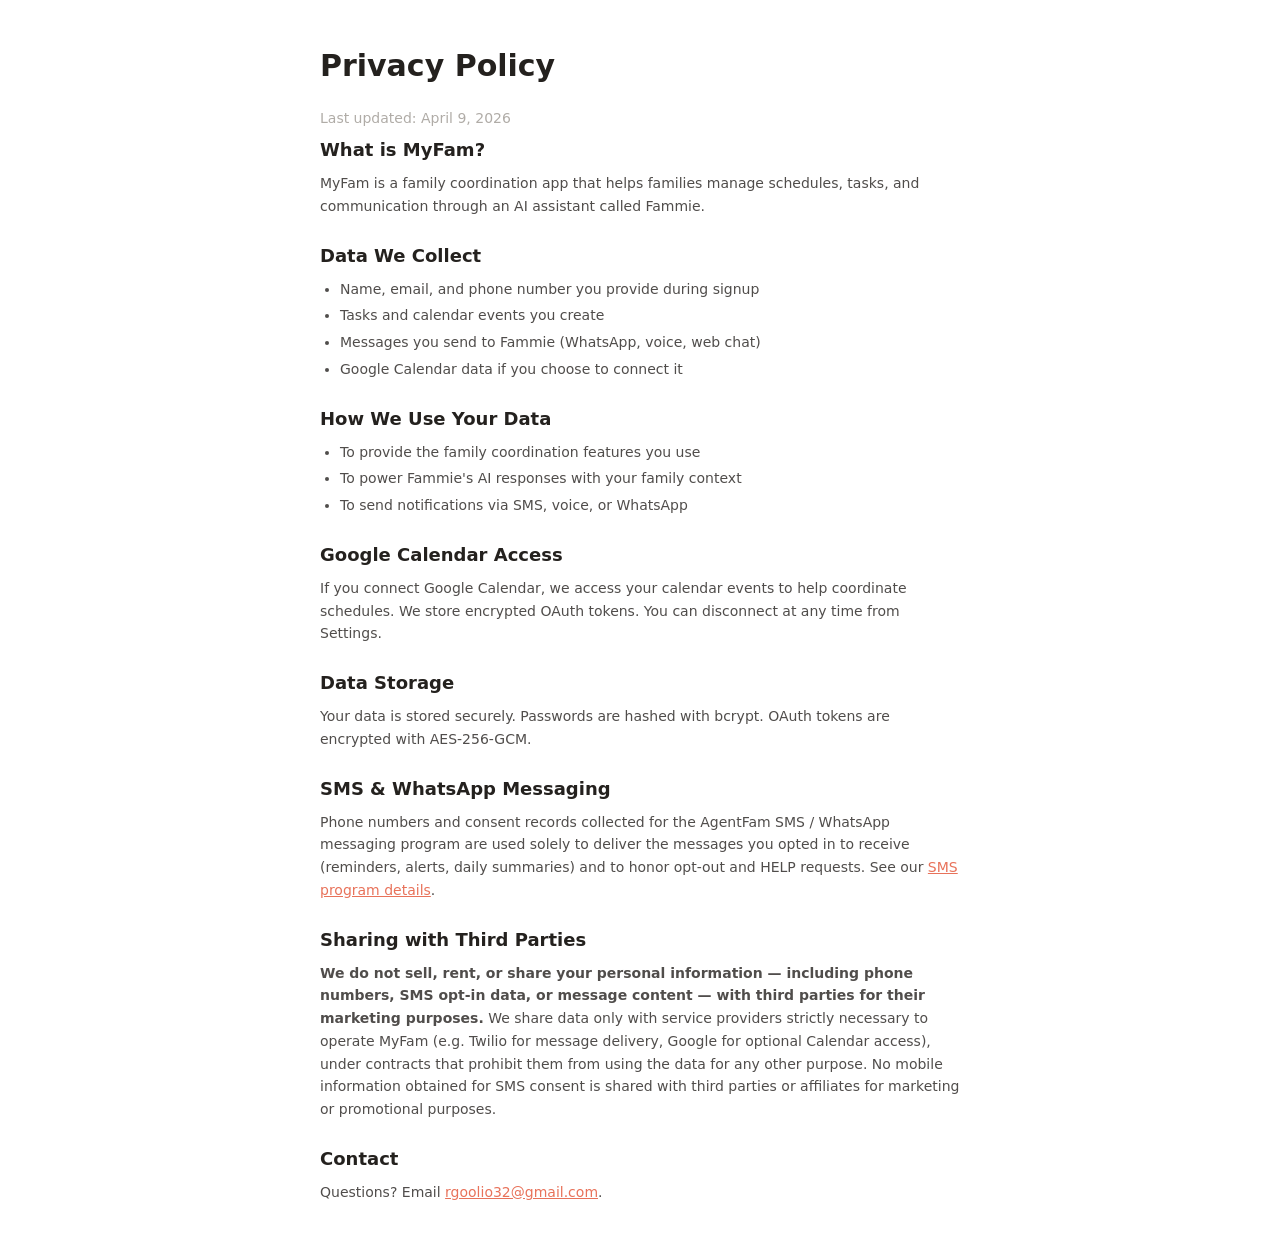
<file: privacy/index.html>
<!DOCTYPE html><html lang="en"><head><meta charSet="utf-8"/><meta name="viewport" content="width=device-width, initial-scale=1"/><link rel="stylesheet" href="/_next/static/chunks/0.l2rj7a2lh0j.css" data-precedence="next"/><link rel="preload" as="script" fetchPriority="low" href="/_next/static/chunks/15xrurgzs99gv.js"/><script src="/_next/static/chunks/0dgq26a5_oy.a.js" async=""></script><script src="/_next/static/chunks/16g.ca89g7fib.js" async=""></script><script src="/_next/static/chunks/0174xh3wfsjm1.js" async=""></script><script src="/_next/static/chunks/turbopack-04qc4.pk8ck8h.js" async=""></script><script src="/_next/static/chunks/01xlw8hd842-c.js" async=""></script><script src="/_next/static/chunks/0d3shmwh5_nmn.js" async=""></script><script src="/_next/static/chunks/0ka051yepewro.js" async=""></script><link rel="preload" href="/logo-mark.svg" as="image"/><title>AgentFam — your family, on the same page</title><meta name="description" content="Meet Fammie, the AI assistant your whole family can text. Schedules, tasks, and reminders managed by simply sending a message. Operated by MyFam (Gole Enterprise LLC)."/><script src="/_next/static/chunks/03~yq9q893hmn.js" noModule=""></script></head><body><div hidden=""><!--$--><!--/$--></div><div class="mx-auto max-w-2xl px-4 py-12"><h1 class="mb-6 text-3xl font-bold text-foreground">Privacy Policy</h1><p class="mb-2 text-sm text-muted">Last updated: April 9, 2026</p><div class="space-y-6 text-sm text-foreground/80 leading-relaxed"><section><h2 class="mb-2 text-lg font-semibold text-foreground">What is MyFam?</h2><p>MyFam is a family coordination app that helps families manage schedules, tasks, and communication through an AI assistant called Fammie.</p></section><section><h2 class="mb-2 text-lg font-semibold text-foreground">Data We Collect</h2><ul class="list-disc pl-5 space-y-1"><li>Name, email, and phone number you provide during signup</li><li>Tasks and calendar events you create</li><li>Messages you send to Fammie (WhatsApp, voice, web chat)</li><li>Google Calendar data if you choose to connect it</li></ul></section><section><h2 class="mb-2 text-lg font-semibold text-foreground">How We Use Your Data</h2><ul class="list-disc pl-5 space-y-1"><li>To provide the family coordination features you use</li><li>To power Fammie&#x27;s AI responses with your family context</li><li>To send notifications via SMS, voice, or WhatsApp</li></ul></section><section><h2 class="mb-2 text-lg font-semibold text-foreground">Google Calendar Access</h2><p>If you connect Google Calendar, we access your calendar events to help coordinate schedules. We store encrypted OAuth tokens. You can disconnect at any time from Settings.</p></section><section><h2 class="mb-2 text-lg font-semibold text-foreground">Data Storage</h2><p>Your data is stored securely. Passwords are hashed with bcrypt. OAuth tokens are encrypted with AES-256-GCM.</p></section><section><h2 class="mb-2 text-lg font-semibold text-foreground">SMS &amp; WhatsApp Messaging</h2><p>Phone numbers and consent records collected for the AgentFam SMS / WhatsApp messaging program are used solely to deliver the messages you opted in to receive (reminders, alerts, daily summaries) and to honor opt-out and HELP requests. See our<!-- --> <a href="/sms" class="text-accent underline">SMS program details</a>.</p></section><section><h2 class="mb-2 text-lg font-semibold text-foreground">Sharing with Third Parties</h2><p><strong>We do not sell, rent, or share your personal information — including phone numbers, SMS opt-in data, or message content — with third parties for their marketing purposes.</strong> <!-- -->We share data only with service providers strictly necessary to operate MyFam (e.g. Twilio for message delivery, Google for optional Calendar access), under contracts that prohibit them from using the data for any other purpose. No mobile information obtained for SMS consent is shared with third parties or affiliates for marketing or promotional purposes.</p></section><section><h2 class="mb-2 text-lg font-semibold text-foreground">Contact</h2><p>Questions? Email <a href="mailto:rgoolio32@gmail.com" class="text-accent underline">rgoolio32@gmail.com</a>.</p></section></div></div><!--$--><!--/$--><script src="/_next/static/chunks/15xrurgzs99gv.js" id="_R_" async=""></script><script>(self.__next_f=self.__next_f||[]).push([0])</script><script>self.__next_f.push([1,"1:\"$Sreact.fragment\"\n2:I[39756,[\"/_next/static/chunks/01xlw8hd842-c.js\",\"/_next/static/chunks/0d3shmwh5_nmn.js\"],\"default\"]\n3:I[37457,[\"/_next/static/chunks/01xlw8hd842-c.js\",\"/_next/static/chunks/0d3shmwh5_nmn.js\"],\"default\"]\n4:I[22016,[\"/_next/static/chunks/01xlw8hd842-c.js\",\"/_next/static/chunks/0d3shmwh5_nmn.js\",\"/_next/static/chunks/0ka051yepewro.js\"],\"\"]\nf:I[68027,[\"/_next/static/chunks/01xlw8hd842-c.js\",\"/_next/static/chunks/0d3shmwh5_nmn.js\"],\"default\",1]\n:HL[\"/_next/static/chunks/0.l2rj7a2lh0j.css\",\"style\"]\n:HL[\"/logo-mark.svg\",\"image\"]\n"])</script><script>self.__next_f.push([1,"0:{\"P\":null,\"c\":[\"\",\"privacy\",\"\"],\"q\":\"\",\"i\":false,\"f\":[[[\"\",{\"children\":[\"privacy\",{\"children\":[\"__PAGE__\",{}]}]},\"$undefined\",\"$undefined\",16],[[\"$\",\"$1\",\"c\",{\"children\":[[[\"$\",\"link\",\"0\",{\"rel\":\"stylesheet\",\"href\":\"/_next/static/chunks/0.l2rj7a2lh0j.css\",\"precedence\":\"next\",\"crossOrigin\":\"$undefined\",\"nonce\":\"$undefined\"}],[\"$\",\"script\",\"script-0\",{\"src\":\"/_next/static/chunks/01xlw8hd842-c.js\",\"async\":true,\"nonce\":\"$undefined\"}],[\"$\",\"script\",\"script-1\",{\"src\":\"/_next/static/chunks/0d3shmwh5_nmn.js\",\"async\":true,\"nonce\":\"$undefined\"}]],[\"$\",\"html\",null,{\"lang\":\"en\",\"children\":[\"$\",\"body\",null,{\"children\":[\"$\",\"$L2\",null,{\"parallelRouterKey\":\"children\",\"error\":\"$undefined\",\"errorStyles\":\"$undefined\",\"errorScripts\":\"$undefined\",\"template\":[\"$\",\"$L3\",null,{}],\"templateStyles\":\"$undefined\",\"templateScripts\":\"$undefined\",\"notFound\":[[\"$\",\"div\",null,{\"className\":\"min-h-screen bg-background flex flex-col\",\"children\":[[\"$\",\"nav\",null,{\"className\":\"border-b border-border/60\",\"children\":[\"$\",\"div\",null,{\"className\":\"max-w-6xl mx-auto flex items-center justify-between px-6 py-4\",\"children\":[[\"$\",\"$L4\",null,{\"href\":\"/\",\"className\":\"flex items-center gap-2.5\",\"children\":[[\"$\",\"img\",null,{\"src\":\"/logo-mark.svg\",\"alt\":\"MyFam\",\"className\":\"h-9 w-9 rounded-lg\"}],[\"$\",\"span\",null,{\"className\":\"text-lg font-bold text-foreground\",\"children\":\"MyFam\"}]]}],[\"$\",\"a\",null,{\"href\":\"/#waitlist\",\"className\":\"rounded-full bg-accent px-5 py-2 text-sm font-semibold text-white hover:bg-accent-hover transition-colors\",\"children\":\"Join Waitlist\"}]]}]}],[\"$\",\"main\",null,{\"className\":\"flex-1 flex items-center justify-center px-6 py-24\",\"children\":[\"$\",\"div\",null,{\"className\":\"max-w-lg text-center\",\"children\":[[\"$\",\"p\",null,{\"className\":\"text-xs font-semibold text-accent uppercase tracking-[0.15em] mb-4\",\"children\":\"✨ Private beta\"}],[\"$\",\"h1\",null,{\"className\":\"text-4xl sm:text-5xl font-extrabold text-foreground leading-[1.05] tracking-tight mb-5\",\"children\":[\"Fammie isn't\",[\"$\",\"br\",null,{}],[\"$\",\"span\",null,{\"className\":\"text-accent\",\"children\":\"open to everyone yet.\"}]]}],[\"$\",\"p\",null,{\"className\":\"text-lg text-muted-foreground leading-relaxed mb-8\",\"children\":\"AgentFam is in private beta with a small group of families. Join the waitlist and we'll send you an invite as soon as we open up new spots.\"}],[\"$\",\"div\",null,{\"className\":\"flex flex-wrap items-center justify-center gap-4\",\"children\":[[\"$\",\"a\",null,{\"href\":\"/#waitlist\",\"className\":\"rounded-full bg-accent px-7 py-3.5 text-base font-semibold text-white hover:bg-accent-hover transition-colors shadow-lg shadow-accent/20\",\"children\":\"Join the waitlist\"}],[\"$\",\"$L4\",null,{\"href\":\"/\",\"className\":\"text-sm font-semibold text-muted-foreground hover:text-foreground\",\"children\":\"← Back home\"}]]}],[\"$\",\"p\",null,{\"className\":\"mt-10 text-xs text-muted\",\"children\":\"Already invited? Open the link your family admin sent you on your phone.\"}]]}]}],[\"$\",\"footer\",null,{\"className\":\"border-t border-border\",\"children\":[\"$\",\"div\",null,{\"className\":\"max-w-6xl mx-auto px-6 py-10 flex items-center justify-between gap-4\",\"children\":[[\"$\",\"div\",null,{\"className\":\"flex items-center gap-2\",\"children\":[[\"$\",\"img\",null,{\"src\":\"/logo-mark.svg\",\"alt\":\"MyFam\",\"className\":\"h-7 w-7 rounded-lg\"}],[\"$\",\"span\",null,{\"className\":\"text-sm font-bold text-foreground\",\"children\":\"MyFam\"}]]}],[\"$\",\"div\",null,{\"className\":\"flex items-center gap-6 text-sm text-muted\",\"children\":[[\"$\",\"$L4\",null,{\"href\":\"/privacy\",\"children\":\"Privacy\"}],[\"$\",\"$L4\",null,{\"href\":\"/terms\",\"children\":\"Terms\"}],[\"$\",\"$L4\",null,{\"href\":\"/sms\",\"children\":\"SMS Program\"}]]}]]}]}]]}],[]],\"forbidden\":\"$undefined\",\"unauthorized\":\"$undefined\"}]}]}]]}],{\"children\":[[\"$\",\"$1\",\"c\",{\"children\":[null,[\"$\",\"$L2\",null,{\"parallelRouterKey\":\"children\",\"error\":\"$undefined\",\"errorStyles\":\"$undefined\",\"errorScripts\":\"$undefined\",\"template\":[\"$\",\"$L3\",null,{}],\"templateStyles\":\"$undefined\",\"templateScripts\":\"$undefined\",\"notFound\":\"$undefined\",\"forbidden\":\"$undefined\",\"unauthorized\":\"$undefined\"}]]}],{\"children\":[[\"$\",\"$1\",\"c\",{\"children\":[[\"$\",\"div\",null,{\"className\":\"mx-auto max-w-2xl px-4 py-12\",\"children\":[[\"$\",\"h1\",null,{\"className\":\"mb-6 text-3xl font-bold text-foreground\",\"children\":\"Privacy Policy\"}],[\"$\",\"p\",null,{\"className\":\"mb-2 text-sm text-muted\",\"children\":\"Last updated: April 9, 2026\"}],[\"$\",\"div\",null,{\"className\":\"space-y-6 text-sm text-foreground/80 leading-relaxed\",\"children\":[[\"$\",\"section\",null,{\"children\":[[\"$\",\"h2\",null,{\"className\":\"mb-2 text-lg font-semibold text-foreground\",\"children\":\"What is MyFam?\"}],[\"$\",\"p\",null,{\"children\":\"MyFam is a family coordination app that helps families manage schedules, tasks, and communication through an AI assistant called Fammie.\"}]]}],\"$L5\",\"$L6\",\"$L7\",\"$L8\",\"$L9\",\"$La\",\"$Lb\"]}]]}],null,\"$Lc\"]}],{},null,false,null]},null,false,\"$@d\"]},null,false,null],\"$Le\",false]],\"m\":\"$undefined\",\"G\":[\"$f\",[\"$L10\"]],\"S\":true,\"h\":null,\"s\":\"$undefined\",\"l\":\"$undefined\",\"p\":\"$undefined\",\"d\":\"$undefined\",\"b\":\"QIT5Wwr7HGscglsSiQtc0\"}\n"])</script><script>self.__next_f.push([1,"11:I[97367,[\"/_next/static/chunks/01xlw8hd842-c.js\",\"/_next/static/chunks/0d3shmwh5_nmn.js\"],\"OutletBoundary\"]\n12:\"$Sreact.suspense\"\n15:I[97367,[\"/_next/static/chunks/01xlw8hd842-c.js\",\"/_next/static/chunks/0d3shmwh5_nmn.js\"],\"ViewportBoundary\"]\n17:I[97367,[\"/_next/static/chunks/01xlw8hd842-c.js\",\"/_next/static/chunks/0d3shmwh5_nmn.js\"],\"MetadataBoundary\"]\n5:[\"$\",\"section\",null,{\"children\":[[\"$\",\"h2\",null,{\"className\":\"mb-2 text-lg font-semibold text-foreground\",\"children\":\"Data We Collect\"}],[\"$\",\"ul\",null,{\"className\":\"list-disc pl-5 space-y-1\",\"children\":[[\"$\",\"li\",null,{\"children\":\"Name, email, and phone number you provide during signup\"}],[\"$\",\"li\",null,{\"children\":\"Tasks and calendar events you create\"}],[\"$\",\"li\",null,{\"children\":\"Messages you send to Fammie (WhatsApp, voice, web chat)\"}],[\"$\",\"li\",null,{\"children\":\"Google Calendar data if you choose to connect it\"}]]}]]}]\n6:[\"$\",\"section\",null,{\"children\":[[\"$\",\"h2\",null,{\"className\":\"mb-2 text-lg font-semibold text-foreground\",\"children\":\"How We Use Your Data\"}],[\"$\",\"ul\",null,{\"className\":\"list-disc pl-5 space-y-1\",\"children\":[[\"$\",\"li\",null,{\"children\":\"To provide the family coordination features you use\"}],[\"$\",\"li\",null,{\"children\":\"To power Fammie's AI responses with your family context\"}],[\"$\",\"li\",null,{\"children\":\"To send notifications via SMS, voice, or WhatsApp\"}]]}]]}]\n7:[\"$\",\"section\",null,{\"children\":[[\"$\",\"h2\",null,{\"className\":\"mb-2 text-lg font-semibold text-foreground\",\"children\":\"Google Calendar Access\"}],[\"$\",\"p\",null,{\"children\":\"If you connect Google Calendar, we access your calendar events to help coordinate schedules. We store encrypted OAuth tokens. You can disconnect at any time from Settings.\"}]]}]\n8:[\"$\",\"section\",null,{\"children\":[[\"$\",\"h2\",null,{\"className\":\"mb-2 text-lg font-semibold text-foreground\",\"children\":\"Data Storage\"}],[\"$\",\"p\",null,{\"children\":\"Your data is stored securely. Passwords are hashed with bcrypt. OAuth tokens are encrypted with AES-256-GCM.\"}]]}]\n9:[\"$\",\"section\",null,{\"children\":[[\"$\",\"h2\",null,{\"className\":\"mb-2 text-lg font-semibold text-foreground\",\"children\":\"SMS \u0026 WhatsApp Messaging\"}],[\"$\",\"p\",null,{\"children\":[\"Phone numbers and consent records collected for the AgentFam SMS / WhatsApp messaging program are used solely to deliver the messages you opted in to receive (reminders, alerts, daily summaries) and to honor opt-out and HELP requests. See our\",\" \",[\"$\",\"a\",null,{\"href\":\"/sms\",\"className\":\"text-accent underline\",\"children\":\"SMS program details\"}],\".\"]}]]}]\na:[\"$\",\"section\",null,{\"children\":[[\"$\",\"h2\",null,{\"className\":\"mb-2 text-lg font-semibold text-foreground\",\"children\":\"Sharing with Third Parties\"}],[\"$\",\"p\",null,{\"children\":[[\"$\",\"strong\",null,{\"children\":\"We do not sell, rent, or share your personal information — including phone numbers, SMS opt-in data, or message content — with third parties for their marketing purposes.\"}],\" \",\"We share data only with service providers strictly necessary to operate MyFam (e.g. Twilio for message delivery, Google for optional Calendar access), under contracts that prohibit them from using the data for any other purpose. No mobile information obtained for SMS consent is shared with third parties or affiliates for marketing or promotional purposes.\"]}]]}]\nb:[\"$\",\"section\",null,{\"children\":[[\"$\",\"h2\",null,{\"className\":\"mb-2 text-lg font-semibold text-foreground\",\"children\":\"Contact\"}],[\"$\",\"p\",null,{\"children\":[\"Questions? Email \",[\"$\",\"a\",null,{\"href\":\"mailto:rgoolio32@gmail.com\",\"className\":\"text-accent underline\",\"children\":\"rgoolio32@gmail.com\"}],\".\"]}]]}]\nc:[\"$\",\"$L11\",null,{\"children\":[\"$\",\"$12\",null,{\"name\":\"Next.MetadataOutlet\",\"children\":\"$@13\"}]}]\n14:[]\nd:\"$W14\"\ne:[\"$\",\"$1\",\"h\",{\"children\":[null,[\"$\",\"$L15\",null,{\"children\":\"$L16\"}],[\"$\",\"div\",null,{\"hidden\":true,\"children\":[\"$\",\"$L17\",null,{\"children\":[\"$\",\"$12\",null,{\"name\":\"Next.Metadata\",\"children\":\"$L18\"}]}]}],null]}]\n10:[\"$\",\"link\",\"0\",{\"rel\":\"stylesheet\",\"href\":\"/_next/static/chunks/0.l2rj7a2lh0j.css\",\"precedence\":\"next\",\"crossOrigin\":\"$undefined\",\"nonce\":\"$undefined\"}]\n"])</script><script>self.__next_f.push([1,"16:[[\"$\",\"meta\",\"0\",{\"charSet\":\"utf-8\"}],[\"$\",\"meta\",\"1\",{\"name\":\"viewport\",\"content\":\"width=device-width, initial-scale=1\"}]]\n"])</script><script>self.__next_f.push([1,"13:null\n18:[[\"$\",\"title\",\"0\",{\"children\":\"AgentFam — your family, on the same page\"}],[\"$\",\"meta\",\"1\",{\"name\":\"description\",\"content\":\"Meet Fammie, the AI assistant your whole family can text. Schedules, tasks, and reminders managed by simply sending a message. Operated by MyFam (Gole Enterprise LLC).\"}]]\n"])</script></body></html>
</file>
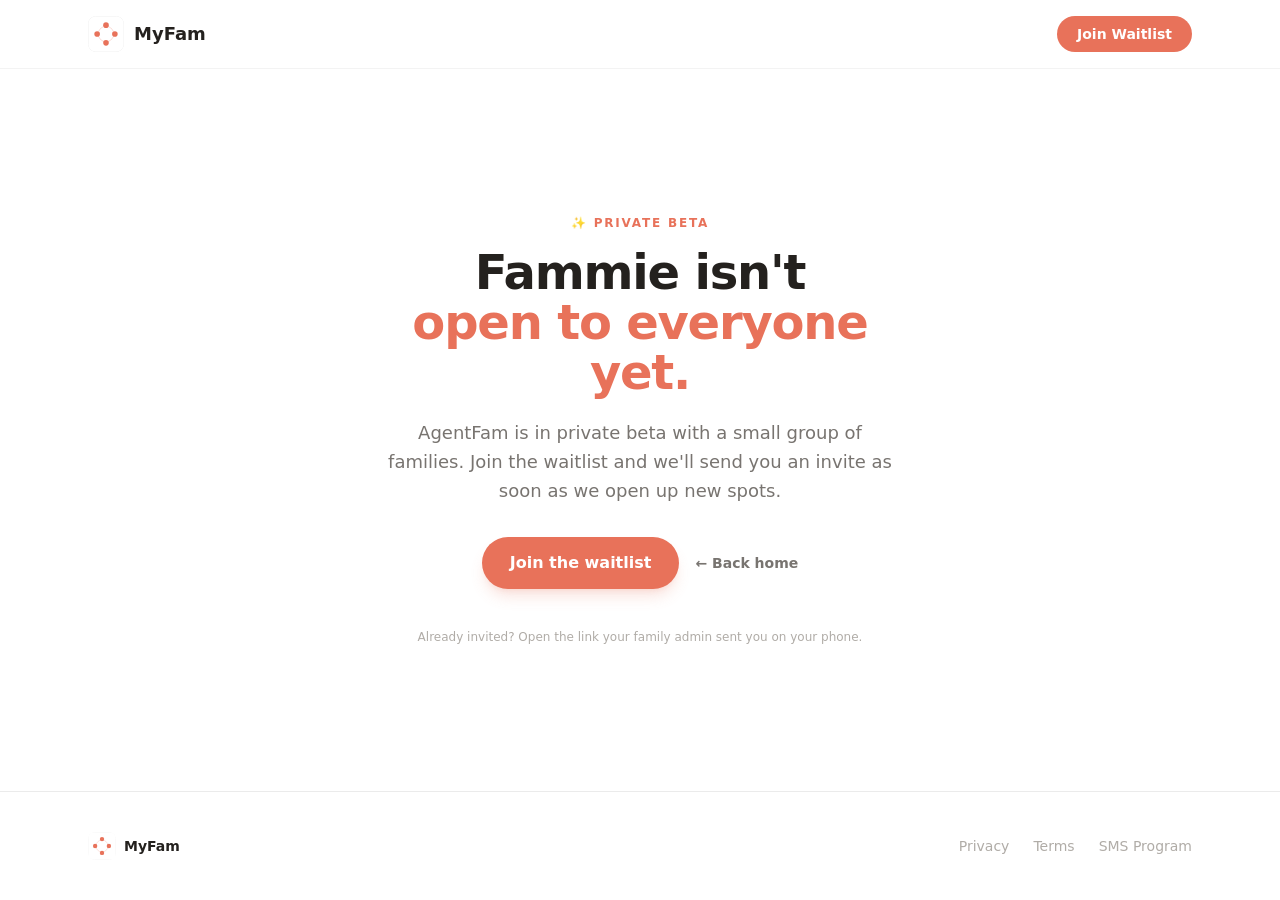
<file: register/index.html>
<!DOCTYPE html><html lang="en"><head><meta charSet="utf-8"/><meta name="viewport" content="width=device-width, initial-scale=1"/><link rel="preload" href="/logo-mark.svg" as="image"/><link rel="stylesheet" href="/_next/static/chunks/0.l2rj7a2lh0j.css" data-precedence="next"/><link rel="preload" as="script" fetchPriority="low" href="/_next/static/chunks/15xrurgzs99gv.js"/><script src="/_next/static/chunks/0dgq26a5_oy.a.js" async=""></script><script src="/_next/static/chunks/16g.ca89g7fib.js" async=""></script><script src="/_next/static/chunks/0174xh3wfsjm1.js" async=""></script><script src="/_next/static/chunks/turbopack-04qc4.pk8ck8h.js" async=""></script><script src="/_next/static/chunks/01xlw8hd842-c.js" async=""></script><script src="/_next/static/chunks/0d3shmwh5_nmn.js" async=""></script><script src="/_next/static/chunks/0ka051yepewro.js" async=""></script><title>Coming soon — AgentFam</title><meta name="description" content="Meet Fammie, the AI assistant your whole family can text. Schedules, tasks, and reminders managed by simply sending a message. Operated by MyFam (Gole Enterprise LLC)."/><script src="/_next/static/chunks/03~yq9q893hmn.js" noModule=""></script></head><body><div hidden=""><!--$--><!--/$--></div><div class="min-h-screen bg-background flex flex-col"><nav class="border-b border-border/60"><div class="max-w-6xl mx-auto flex items-center justify-between px-6 py-4"><a class="flex items-center gap-2.5" href="/"><img src="/logo-mark.svg" alt="MyFam" class="h-9 w-9 rounded-lg"/><span class="text-lg font-bold text-foreground">MyFam</span></a><a href="/#waitlist" class="rounded-full bg-accent px-5 py-2 text-sm font-semibold text-white hover:bg-accent-hover transition-colors">Join Waitlist</a></div></nav><main class="flex-1 flex items-center justify-center px-6 py-24"><div class="max-w-lg text-center"><p class="text-xs font-semibold text-accent uppercase tracking-[0.15em] mb-4">✨ Private beta</p><h1 class="text-4xl sm:text-5xl font-extrabold text-foreground leading-[1.05] tracking-tight mb-5">Fammie isn&#x27;t<br/><span class="text-accent">open to everyone yet.</span></h1><p class="text-lg text-muted-foreground leading-relaxed mb-8">AgentFam is in private beta with a small group of families. Join the waitlist and we&#x27;ll send you an invite as soon as we open up new spots.</p><div class="flex flex-wrap items-center justify-center gap-4"><a href="/#waitlist" class="rounded-full bg-accent px-7 py-3.5 text-base font-semibold text-white hover:bg-accent-hover transition-colors shadow-lg shadow-accent/20">Join the waitlist</a><a class="text-sm font-semibold text-muted-foreground hover:text-foreground" href="/">← Back home</a></div><p class="mt-10 text-xs text-muted">Already invited? Open the link your family admin sent you on your phone.</p></div></main><footer class="border-t border-border"><div class="max-w-6xl mx-auto px-6 py-10 flex items-center justify-between gap-4"><div class="flex items-center gap-2"><img src="/logo-mark.svg" alt="MyFam" class="h-7 w-7 rounded-lg"/><span class="text-sm font-bold text-foreground">MyFam</span></div><div class="flex items-center gap-6 text-sm text-muted"><a href="/privacy/">Privacy</a><a href="/terms/">Terms</a><a href="/sms/">SMS Program</a></div></div></footer></div><!--$--><!--/$--><script src="/_next/static/chunks/15xrurgzs99gv.js" id="_R_" async=""></script><script>(self.__next_f=self.__next_f||[]).push([0])</script><script>self.__next_f.push([1,"1:\"$Sreact.fragment\"\n2:I[39756,[\"/_next/static/chunks/01xlw8hd842-c.js\",\"/_next/static/chunks/0d3shmwh5_nmn.js\"],\"default\"]\n3:I[37457,[\"/_next/static/chunks/01xlw8hd842-c.js\",\"/_next/static/chunks/0d3shmwh5_nmn.js\"],\"default\"]\n4:I[22016,[\"/_next/static/chunks/01xlw8hd842-c.js\",\"/_next/static/chunks/0d3shmwh5_nmn.js\",\"/_next/static/chunks/0ka051yepewro.js\"],\"\"]\nb:I[68027,[\"/_next/static/chunks/01xlw8hd842-c.js\",\"/_next/static/chunks/0d3shmwh5_nmn.js\"],\"default\",1]\n:HL[\"/_next/static/chunks/0.l2rj7a2lh0j.css\",\"style\"]\n:HL[\"/logo-mark.svg\",\"image\"]\n"])</script><script>self.__next_f.push([1,"0:{\"P\":null,\"c\":[\"\",\"register\",\"\"],\"q\":\"\",\"i\":false,\"f\":[[[\"\",{\"children\":[\"register\",{\"children\":[\"__PAGE__\",{}]}]},\"$undefined\",\"$undefined\",16],[[\"$\",\"$1\",\"c\",{\"children\":[[[\"$\",\"link\",\"0\",{\"rel\":\"stylesheet\",\"href\":\"/_next/static/chunks/0.l2rj7a2lh0j.css\",\"precedence\":\"next\",\"crossOrigin\":\"$undefined\",\"nonce\":\"$undefined\"}],[\"$\",\"script\",\"script-0\",{\"src\":\"/_next/static/chunks/01xlw8hd842-c.js\",\"async\":true,\"nonce\":\"$undefined\"}],[\"$\",\"script\",\"script-1\",{\"src\":\"/_next/static/chunks/0d3shmwh5_nmn.js\",\"async\":true,\"nonce\":\"$undefined\"}]],[\"$\",\"html\",null,{\"lang\":\"en\",\"children\":[\"$\",\"body\",null,{\"children\":[\"$\",\"$L2\",null,{\"parallelRouterKey\":\"children\",\"error\":\"$undefined\",\"errorStyles\":\"$undefined\",\"errorScripts\":\"$undefined\",\"template\":[\"$\",\"$L3\",null,{}],\"templateStyles\":\"$undefined\",\"templateScripts\":\"$undefined\",\"notFound\":[[\"$\",\"div\",null,{\"className\":\"min-h-screen bg-background flex flex-col\",\"children\":[[\"$\",\"nav\",null,{\"className\":\"border-b border-border/60\",\"children\":[\"$\",\"div\",null,{\"className\":\"max-w-6xl mx-auto flex items-center justify-between px-6 py-4\",\"children\":[[\"$\",\"$L4\",null,{\"href\":\"/\",\"className\":\"flex items-center gap-2.5\",\"children\":[[\"$\",\"img\",null,{\"src\":\"/logo-mark.svg\",\"alt\":\"MyFam\",\"className\":\"h-9 w-9 rounded-lg\"}],[\"$\",\"span\",null,{\"className\":\"text-lg font-bold text-foreground\",\"children\":\"MyFam\"}]]}],[\"$\",\"a\",null,{\"href\":\"/#waitlist\",\"className\":\"rounded-full bg-accent px-5 py-2 text-sm font-semibold text-white hover:bg-accent-hover transition-colors\",\"children\":\"Join Waitlist\"}]]}]}],[\"$\",\"main\",null,{\"className\":\"flex-1 flex items-center justify-center px-6 py-24\",\"children\":[\"$\",\"div\",null,{\"className\":\"max-w-lg text-center\",\"children\":[[\"$\",\"p\",null,{\"className\":\"text-xs font-semibold text-accent uppercase tracking-[0.15em] mb-4\",\"children\":\"✨ Private beta\"}],[\"$\",\"h1\",null,{\"className\":\"text-4xl sm:text-5xl font-extrabold text-foreground leading-[1.05] tracking-tight mb-5\",\"children\":[\"Fammie isn't\",[\"$\",\"br\",null,{}],[\"$\",\"span\",null,{\"className\":\"text-accent\",\"children\":\"open to everyone yet.\"}]]}],[\"$\",\"p\",null,{\"className\":\"text-lg text-muted-foreground leading-relaxed mb-8\",\"children\":\"AgentFam is in private beta with a small group of families. Join the waitlist and we'll send you an invite as soon as we open up new spots.\"}],[\"$\",\"div\",null,{\"className\":\"flex flex-wrap items-center justify-center gap-4\",\"children\":[[\"$\",\"a\",null,{\"href\":\"/#waitlist\",\"className\":\"rounded-full bg-accent px-7 py-3.5 text-base font-semibold text-white hover:bg-accent-hover transition-colors shadow-lg shadow-accent/20\",\"children\":\"Join the waitlist\"}],[\"$\",\"$L4\",null,{\"href\":\"/\",\"className\":\"text-sm font-semibold text-muted-foreground hover:text-foreground\",\"children\":\"← Back home\"}]]}],[\"$\",\"p\",null,{\"className\":\"mt-10 text-xs text-muted\",\"children\":\"Already invited? Open the link your family admin sent you on your phone.\"}]]}]}],[\"$\",\"footer\",null,{\"className\":\"border-t border-border\",\"children\":[\"$\",\"div\",null,{\"className\":\"max-w-6xl mx-auto px-6 py-10 flex items-center justify-between gap-4\",\"children\":[[\"$\",\"div\",null,{\"className\":\"flex items-center gap-2\",\"children\":[[\"$\",\"img\",null,{\"src\":\"/logo-mark.svg\",\"alt\":\"MyFam\",\"className\":\"h-7 w-7 rounded-lg\"}],[\"$\",\"span\",null,{\"className\":\"text-sm font-bold text-foreground\",\"children\":\"MyFam\"}]]}],[\"$\",\"div\",null,{\"className\":\"flex items-center gap-6 text-sm text-muted\",\"children\":[[\"$\",\"$L4\",null,{\"href\":\"/privacy\",\"children\":\"Privacy\"}],[\"$\",\"$L4\",null,{\"href\":\"/terms\",\"children\":\"Terms\"}],[\"$\",\"$L4\",null,{\"href\":\"/sms\",\"children\":\"SMS Program\"}]]}]]}]}]]}],[]],\"forbidden\":\"$undefined\",\"unauthorized\":\"$undefined\"}]}]}]]}],{\"children\":[[\"$\",\"$1\",\"c\",{\"children\":[null,[\"$\",\"$L2\",null,{\"parallelRouterKey\":\"children\",\"error\":\"$undefined\",\"errorStyles\":\"$undefined\",\"errorScripts\":\"$undefined\",\"template\":[\"$\",\"$L3\",null,{}],\"templateStyles\":\"$undefined\",\"templateScripts\":\"$undefined\",\"notFound\":\"$undefined\",\"forbidden\":\"$undefined\",\"unauthorized\":\"$undefined\"}]]}],{\"children\":[[\"$\",\"$1\",\"c\",{\"children\":[[\"$\",\"div\",null,{\"className\":\"min-h-screen bg-background flex flex-col\",\"children\":[[\"$\",\"nav\",null,{\"className\":\"border-b border-border/60\",\"children\":[\"$\",\"div\",null,{\"className\":\"max-w-6xl mx-auto flex items-center justify-between px-6 py-4\",\"children\":[[\"$\",\"$L4\",null,{\"href\":\"/\",\"className\":\"flex items-center gap-2.5\",\"children\":[[\"$\",\"img\",null,{\"src\":\"/logo-mark.svg\",\"alt\":\"MyFam\",\"className\":\"h-9 w-9 rounded-lg\"}],[\"$\",\"span\",null,{\"className\":\"text-lg font-bold text-foreground\",\"children\":\"MyFam\"}]]}],[\"$\",\"a\",null,{\"href\":\"/#waitlist\",\"className\":\"rounded-full bg-accent px-5 py-2 text-sm font-semibold text-white hover:bg-accent-hover transition-colors\",\"children\":\"Join Waitlist\"}]]}]}],\"$L5\",\"$L6\"]}],[\"$L7\"],\"$L8\"]}],{},null,false,null]},null,false,\"$@9\"]},null,false,null],\"$La\",false]],\"m\":\"$undefined\",\"G\":[\"$b\",[\"$Lc\"]],\"S\":true,\"h\":null,\"s\":\"$undefined\",\"l\":\"$undefined\",\"p\":\"$undefined\",\"d\":\"$undefined\",\"b\":\"QIT5Wwr7HGscglsSiQtc0\"}\n"])</script><script>self.__next_f.push([1,"d:I[97367,[\"/_next/static/chunks/01xlw8hd842-c.js\",\"/_next/static/chunks/0d3shmwh5_nmn.js\"],\"OutletBoundary\"]\ne:\"$Sreact.suspense\"\n11:I[97367,[\"/_next/static/chunks/01xlw8hd842-c.js\",\"/_next/static/chunks/0d3shmwh5_nmn.js\"],\"ViewportBoundary\"]\n13:I[97367,[\"/_next/static/chunks/01xlw8hd842-c.js\",\"/_next/static/chunks/0d3shmwh5_nmn.js\"],\"MetadataBoundary\"]\n5:[\"$\",\"main\",null,{\"className\":\"flex-1 flex items-center justify-center px-6 py-24\",\"children\":[\"$\",\"div\",null,{\"className\":\"max-w-lg text-center\",\"children\":[[\"$\",\"p\",null,{\"className\":\"text-xs font-semibold text-accent uppercase tracking-[0.15em] mb-4\",\"children\":\"✨ Private beta\"}],[\"$\",\"h1\",null,{\"className\":\"text-4xl sm:text-5xl font-extrabold text-foreground leading-[1.05] tracking-tight mb-5\",\"children\":[\"Fammie isn't\",[\"$\",\"br\",null,{}],[\"$\",\"span\",null,{\"className\":\"text-accent\",\"children\":\"open to everyone yet.\"}]]}],[\"$\",\"p\",null,{\"className\":\"text-lg text-muted-foreground leading-relaxed mb-8\",\"children\":\"AgentFam is in private beta with a small group of families. Join the waitlist and we'll send you an invite as soon as we open up new spots.\"}],[\"$\",\"div\",null,{\"className\":\"flex flex-wrap items-center justify-center gap-4\",\"children\":[[\"$\",\"a\",null,{\"href\":\"/#waitlist\",\"className\":\"rounded-full bg-accent px-7 py-3.5 text-base font-semibold text-white hover:bg-accent-hover transition-colors shadow-lg shadow-accent/20\",\"children\":\"Join the waitlist\"}],[\"$\",\"$L4\",null,{\"href\":\"/\",\"className\":\"text-sm font-semibold text-muted-foreground hover:text-foreground\",\"children\":\"← Back home\"}]]}],[\"$\",\"p\",null,{\"className\":\"mt-10 text-xs text-muted\",\"children\":\"Already invited? Open the link your family admin sent you on your phone.\"}]]}]}]\n6:[\"$\",\"footer\",null,{\"className\":\"border-t border-border\",\"children\":[\"$\",\"div\",null,{\"className\":\"max-w-6xl mx-auto px-6 py-10 flex items-center justify-between gap-4\",\"children\":[[\"$\",\"div\",null,{\"className\":\"flex items-center gap-2\",\"children\":[[\"$\",\"img\",null,{\"src\":\"/logo-mark.svg\",\"alt\":\"MyFam\",\"className\":\"h-7 w-7 rounded-lg\"}],[\"$\",\"span\",null,{\"className\":\"text-sm font-bold text-foreground\",\"children\":\"MyFam\"}]]}],[\"$\",\"div\",null,{\"className\":\"flex items-center gap-6 text-sm text-muted\",\"children\":[[\"$\",\"$L4\",null,{\"href\":\"/privacy\",\"children\":\"Privacy\"}],[\"$\",\"$L4\",null,{\"href\":\"/terms\",\"children\":\"Terms\"}],[\"$\",\"$L4\",null,{\"href\":\"/sms\",\"children\":\"SMS Program\"}]]}]]}]}]\n7:[\"$\",\"script\",\"script-0\",{\"src\":\"/_next/static/chunks/0ka051yepewro.js\",\"async\":true,\"nonce\":\"$undefined\"}]\n8:[\"$\",\"$Ld\",null,{\"children\":[\"$\",\"$e\",null,{\"name\":\"Next.MetadataOutlet\",\"children\":\"$@f\"}]}]\n10:[]\n9:\"$W10\"\na:[\"$\",\"$1\",\"h\",{\"children\":[null,[\"$\",\"$L11\",null,{\"children\":\"$L12\"}],[\"$\",\"div\",null,{\"hidden\":true,\"children\":[\"$\",\"$L13\",null,{\"children\":[\"$\",\"$e\",null,{\"name\":\"Next.Metadata\",\"children\":\"$L14\"}]}]}],null]}]\nc:[\"$\",\"link\",\"0\",{\"rel\":\"stylesheet\",\"href\":\"/_next/static/chunks/0.l2rj7a2lh0j.css\",\"precedence\":\"next\",\"crossOrigin\":\"$undefined\",\"nonce\":\"$undefined\"}]\n"])</script><script>self.__next_f.push([1,"12:[[\"$\",\"meta\",\"0\",{\"charSet\":\"utf-8\"}],[\"$\",\"meta\",\"1\",{\"name\":\"viewport\",\"content\":\"width=device-width, initial-scale=1\"}]]\n"])</script><script>self.__next_f.push([1,"f:null\n14:[[\"$\",\"title\",\"0\",{\"children\":\"Coming soon — AgentFam\"}],[\"$\",\"meta\",\"1\",{\"name\":\"description\",\"content\":\"Meet Fammie, the AI assistant your whole family can text. Schedules, tasks, and reminders managed by simply sending a message. Operated by MyFam (Gole Enterprise LLC).\"}]]\n"])</script></body></html>
</file>
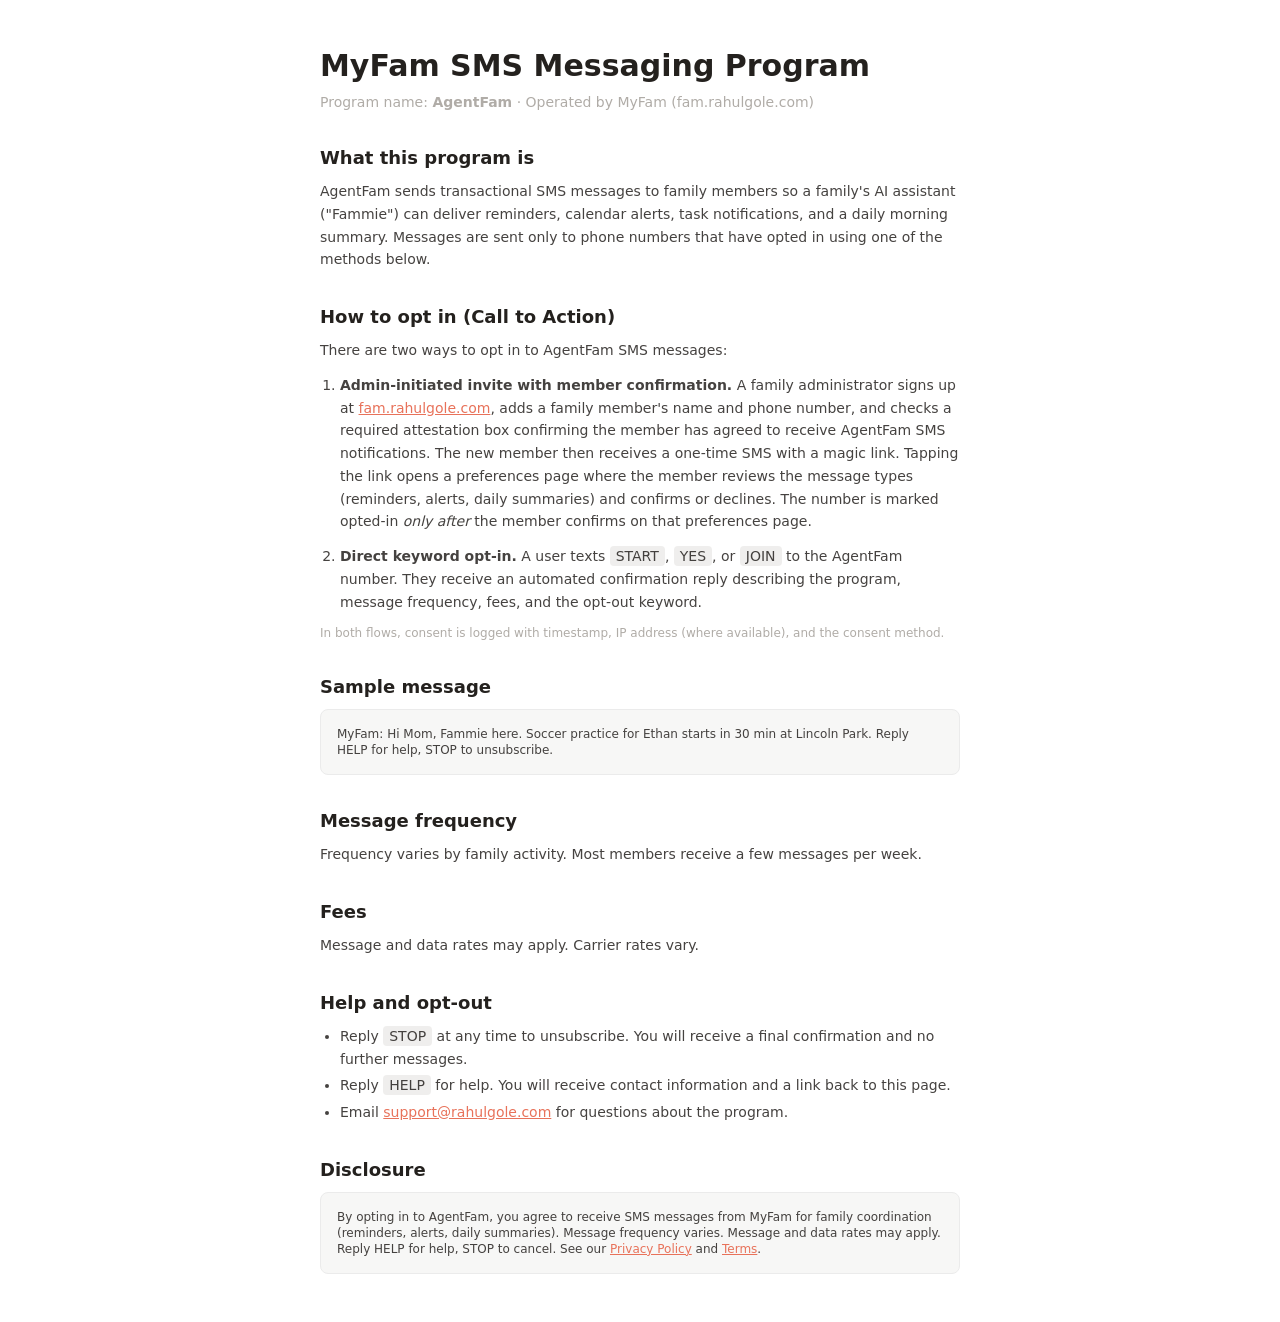
<file: sms/index.html>
<!DOCTYPE html><html lang="en"><head><meta charSet="utf-8"/><meta name="viewport" content="width=device-width, initial-scale=1"/><link rel="stylesheet" href="/_next/static/chunks/0.l2rj7a2lh0j.css" data-precedence="next"/><link rel="preload" as="script" fetchPriority="low" href="/_next/static/chunks/15xrurgzs99gv.js"/><script src="/_next/static/chunks/0dgq26a5_oy.a.js" async=""></script><script src="/_next/static/chunks/16g.ca89g7fib.js" async=""></script><script src="/_next/static/chunks/0174xh3wfsjm1.js" async=""></script><script src="/_next/static/chunks/turbopack-04qc4.pk8ck8h.js" async=""></script><script src="/_next/static/chunks/01xlw8hd842-c.js" async=""></script><script src="/_next/static/chunks/0d3shmwh5_nmn.js" async=""></script><script src="/_next/static/chunks/0ka051yepewro.js" async=""></script><link rel="preload" href="/logo-mark.svg" as="image"/><title>SMS Messaging Program — MyFam</title><meta name="description" content="How MyFam family members opt in to AgentFam SMS notifications, message frequency, fees, and how to stop messages."/><script src="/_next/static/chunks/03~yq9q893hmn.js" noModule=""></script></head><body><div hidden=""><!--$--><!--/$--></div><div class="mx-auto max-w-2xl px-4 py-12"><h1 class="mb-2 text-3xl font-bold text-foreground">MyFam SMS Messaging Program</h1><p class="mb-8 text-sm text-muted">Program name: <strong>AgentFam</strong> · Operated by MyFam (fam.rahulgole.com)</p><div class="space-y-8 text-sm text-foreground/85 leading-relaxed"><section><h2 class="mb-2 text-lg font-semibold text-foreground">What this program is</h2><p>AgentFam sends transactional SMS messages to family members so a family&#x27;s AI assistant (&quot;Fammie&quot;) can deliver reminders, calendar alerts, task notifications, and a daily morning summary. Messages are sent only to phone numbers that have opted in using one of the methods below.</p></section><section><h2 class="mb-2 text-lg font-semibold text-foreground">How to opt in (Call to Action)</h2><p class="mb-3">There are two ways to opt in to AgentFam SMS messages:</p><ol class="list-decimal pl-5 space-y-3"><li><strong>Admin-initiated invite with member confirmation.</strong> <!-- -->A family administrator signs up at<!-- --> <a class="text-accent underline" href="/">fam.rahulgole.com</a>, adds a family member&#x27;s name and phone number, and checks a required attestation box confirming the member has agreed to receive AgentFam SMS notifications. The new member then receives a one-time SMS with a magic link. Tapping the link opens a preferences page where the member reviews the message types (reminders, alerts, daily summaries) and confirms or declines. The number is marked opted-in <em>only after</em> the member confirms on that preferences page.</li><li><strong>Direct keyword opt-in.</strong> A user texts<!-- --> <code class="rounded bg-muted/20 px-1.5 py-0.5 font-mono">START</code>,<!-- --> <code class="rounded bg-muted/20 px-1.5 py-0.5 font-mono">YES</code>, or<!-- --> <code class="rounded bg-muted/20 px-1.5 py-0.5 font-mono">JOIN</code> <!-- -->to the AgentFam number. They receive an automated confirmation reply describing the program, message frequency, fees, and the opt-out keyword.</li></ol><p class="mt-3 text-xs text-muted">In both flows, consent is logged with timestamp, IP address (where available), and the consent method.</p></section><section><h2 class="mb-2 text-lg font-semibold text-foreground">Sample message</h2><div class="rounded-lg border border-border bg-muted/10 p-4 font-mono text-xs">MyFam: Hi Mom, Fammie here. Soccer practice for Ethan starts in 30 min at Lincoln Park. Reply HELP for help, STOP to unsubscribe.</div></section><section><h2 class="mb-2 text-lg font-semibold text-foreground">Message frequency</h2><p>Frequency varies by family activity. Most members receive a few messages per week.</p></section><section><h2 class="mb-2 text-lg font-semibold text-foreground">Fees</h2><p>Message and data rates may apply. Carrier rates vary.</p></section><section><h2 class="mb-2 text-lg font-semibold text-foreground">Help and opt-out</h2><ul class="list-disc pl-5 space-y-1"><li>Reply<!-- --> <code class="rounded bg-muted/20 px-1.5 py-0.5 font-mono">STOP</code> <!-- -->at any time to unsubscribe. You will receive a final confirmation and no further messages.</li><li>Reply<!-- --> <code class="rounded bg-muted/20 px-1.5 py-0.5 font-mono">HELP</code> <!-- -->for help. You will receive contact information and a link back to this page.</li><li>Email <a class="text-accent underline" href="mailto:support@rahulgole.com">support@rahulgole.com</a> <!-- -->for questions about the program.</li></ul></section><section><h2 class="mb-2 text-lg font-semibold text-foreground">Disclosure</h2><p class="rounded-lg border border-border bg-muted/10 p-4 text-xs">By opting in to AgentFam, you agree to receive SMS messages from MyFam for family coordination (reminders, alerts, daily summaries). Message frequency varies. Message and data rates may apply. Reply HELP for help, STOP to cancel. See our<!-- --> <a class="text-accent underline" href="/privacy/">Privacy Policy</a> <!-- -->and<!-- --> <a class="text-accent underline" href="/terms/">Terms</a>.</p></section></div></div><!--$--><!--/$--><script src="/_next/static/chunks/15xrurgzs99gv.js" id="_R_" async=""></script><script>(self.__next_f=self.__next_f||[]).push([0])</script><script>self.__next_f.push([1,"1:\"$Sreact.fragment\"\n2:I[39756,[\"/_next/static/chunks/01xlw8hd842-c.js\",\"/_next/static/chunks/0d3shmwh5_nmn.js\"],\"default\"]\n3:I[37457,[\"/_next/static/chunks/01xlw8hd842-c.js\",\"/_next/static/chunks/0d3shmwh5_nmn.js\"],\"default\"]\n4:I[22016,[\"/_next/static/chunks/01xlw8hd842-c.js\",\"/_next/static/chunks/0d3shmwh5_nmn.js\",\"/_next/static/chunks/0ka051yepewro.js\"],\"\"]\n10:I[68027,[\"/_next/static/chunks/01xlw8hd842-c.js\",\"/_next/static/chunks/0d3shmwh5_nmn.js\"],\"default\",1]\n:HL[\"/_next/static/chunks/0.l2rj7a2lh0j.css\",\"style\"]\n:HL[\"/logo-mark.svg\",\"image\"]\n"])</script><script>self.__next_f.push([1,"0:{\"P\":null,\"c\":[\"\",\"sms\",\"\"],\"q\":\"\",\"i\":false,\"f\":[[[\"\",{\"children\":[\"sms\",{\"children\":[\"__PAGE__\",{}]}]},\"$undefined\",\"$undefined\",16],[[\"$\",\"$1\",\"c\",{\"children\":[[[\"$\",\"link\",\"0\",{\"rel\":\"stylesheet\",\"href\":\"/_next/static/chunks/0.l2rj7a2lh0j.css\",\"precedence\":\"next\",\"crossOrigin\":\"$undefined\",\"nonce\":\"$undefined\"}],[\"$\",\"script\",\"script-0\",{\"src\":\"/_next/static/chunks/01xlw8hd842-c.js\",\"async\":true,\"nonce\":\"$undefined\"}],[\"$\",\"script\",\"script-1\",{\"src\":\"/_next/static/chunks/0d3shmwh5_nmn.js\",\"async\":true,\"nonce\":\"$undefined\"}]],[\"$\",\"html\",null,{\"lang\":\"en\",\"children\":[\"$\",\"body\",null,{\"children\":[\"$\",\"$L2\",null,{\"parallelRouterKey\":\"children\",\"error\":\"$undefined\",\"errorStyles\":\"$undefined\",\"errorScripts\":\"$undefined\",\"template\":[\"$\",\"$L3\",null,{}],\"templateStyles\":\"$undefined\",\"templateScripts\":\"$undefined\",\"notFound\":[[\"$\",\"div\",null,{\"className\":\"min-h-screen bg-background flex flex-col\",\"children\":[[\"$\",\"nav\",null,{\"className\":\"border-b border-border/60\",\"children\":[\"$\",\"div\",null,{\"className\":\"max-w-6xl mx-auto flex items-center justify-between px-6 py-4\",\"children\":[[\"$\",\"$L4\",null,{\"href\":\"/\",\"className\":\"flex items-center gap-2.5\",\"children\":[[\"$\",\"img\",null,{\"src\":\"/logo-mark.svg\",\"alt\":\"MyFam\",\"className\":\"h-9 w-9 rounded-lg\"}],[\"$\",\"span\",null,{\"className\":\"text-lg font-bold text-foreground\",\"children\":\"MyFam\"}]]}],[\"$\",\"a\",null,{\"href\":\"/#waitlist\",\"className\":\"rounded-full bg-accent px-5 py-2 text-sm font-semibold text-white hover:bg-accent-hover transition-colors\",\"children\":\"Join Waitlist\"}]]}]}],[\"$\",\"main\",null,{\"className\":\"flex-1 flex items-center justify-center px-6 py-24\",\"children\":[\"$\",\"div\",null,{\"className\":\"max-w-lg text-center\",\"children\":[[\"$\",\"p\",null,{\"className\":\"text-xs font-semibold text-accent uppercase tracking-[0.15em] mb-4\",\"children\":\"✨ Private beta\"}],[\"$\",\"h1\",null,{\"className\":\"text-4xl sm:text-5xl font-extrabold text-foreground leading-[1.05] tracking-tight mb-5\",\"children\":[\"Fammie isn't\",[\"$\",\"br\",null,{}],[\"$\",\"span\",null,{\"className\":\"text-accent\",\"children\":\"open to everyone yet.\"}]]}],[\"$\",\"p\",null,{\"className\":\"text-lg text-muted-foreground leading-relaxed mb-8\",\"children\":\"AgentFam is in private beta with a small group of families. Join the waitlist and we'll send you an invite as soon as we open up new spots.\"}],[\"$\",\"div\",null,{\"className\":\"flex flex-wrap items-center justify-center gap-4\",\"children\":[[\"$\",\"a\",null,{\"href\":\"/#waitlist\",\"className\":\"rounded-full bg-accent px-7 py-3.5 text-base font-semibold text-white hover:bg-accent-hover transition-colors shadow-lg shadow-accent/20\",\"children\":\"Join the waitlist\"}],[\"$\",\"$L4\",null,{\"href\":\"/\",\"className\":\"text-sm font-semibold text-muted-foreground hover:text-foreground\",\"children\":\"← Back home\"}]]}],[\"$\",\"p\",null,{\"className\":\"mt-10 text-xs text-muted\",\"children\":\"Already invited? Open the link your family admin sent you on your phone.\"}]]}]}],[\"$\",\"footer\",null,{\"className\":\"border-t border-border\",\"children\":[\"$\",\"div\",null,{\"className\":\"max-w-6xl mx-auto px-6 py-10 flex items-center justify-between gap-4\",\"children\":[[\"$\",\"div\",null,{\"className\":\"flex items-center gap-2\",\"children\":[[\"$\",\"img\",null,{\"src\":\"/logo-mark.svg\",\"alt\":\"MyFam\",\"className\":\"h-7 w-7 rounded-lg\"}],[\"$\",\"span\",null,{\"className\":\"text-sm font-bold text-foreground\",\"children\":\"MyFam\"}]]}],[\"$\",\"div\",null,{\"className\":\"flex items-center gap-6 text-sm text-muted\",\"children\":[[\"$\",\"$L4\",null,{\"href\":\"/privacy\",\"children\":\"Privacy\"}],[\"$\",\"$L4\",null,{\"href\":\"/terms\",\"children\":\"Terms\"}],[\"$\",\"$L4\",null,{\"href\":\"/sms\",\"children\":\"SMS Program\"}]]}]]}]}]]}],[]],\"forbidden\":\"$undefined\",\"unauthorized\":\"$undefined\"}]}]}]]}],{\"children\":[[\"$\",\"$1\",\"c\",{\"children\":[null,[\"$\",\"$L2\",null,{\"parallelRouterKey\":\"children\",\"error\":\"$undefined\",\"errorStyles\":\"$undefined\",\"errorScripts\":\"$undefined\",\"template\":[\"$\",\"$L3\",null,{}],\"templateStyles\":\"$undefined\",\"templateScripts\":\"$undefined\",\"notFound\":\"$undefined\",\"forbidden\":\"$undefined\",\"unauthorized\":\"$undefined\"}]]}],{\"children\":[[\"$\",\"$1\",\"c\",{\"children\":[[\"$\",\"div\",null,{\"className\":\"mx-auto max-w-2xl px-4 py-12\",\"children\":[[\"$\",\"h1\",null,{\"className\":\"mb-2 text-3xl font-bold text-foreground\",\"children\":\"MyFam SMS Messaging Program\"}],[\"$\",\"p\",null,{\"className\":\"mb-8 text-sm text-muted\",\"children\":[\"Program name: \",[\"$\",\"strong\",null,{\"children\":\"AgentFam\"}],\" · Operated by MyFam (fam.rahulgole.com)\"]}],[\"$\",\"div\",null,{\"className\":\"space-y-8 text-sm text-foreground/85 leading-relaxed\",\"children\":[[\"$\",\"section\",null,{\"children\":[[\"$\",\"h2\",null,{\"className\":\"mb-2 text-lg font-semibold text-foreground\",\"children\":\"What this program is\"}],\"$L5\"]}],\"$L6\",\"$L7\",\"$L8\",\"$L9\",\"$La\",\"$Lb\"]}]]}],[\"$Lc\"],\"$Ld\"]}],{},null,false,null]},null,false,\"$@e\"]},null,false,null],\"$Lf\",false]],\"m\":\"$undefined\",\"G\":[\"$10\",[\"$L11\"]],\"S\":true,\"h\":null,\"s\":\"$undefined\",\"l\":\"$undefined\",\"p\":\"$undefined\",\"d\":\"$undefined\",\"b\":\"QIT5Wwr7HGscglsSiQtc0\"}\n"])</script><script>self.__next_f.push([1,"12:I[97367,[\"/_next/static/chunks/01xlw8hd842-c.js\",\"/_next/static/chunks/0d3shmwh5_nmn.js\"],\"OutletBoundary\"]\n13:\"$Sreact.suspense\"\n16:I[97367,[\"/_next/static/chunks/01xlw8hd842-c.js\",\"/_next/static/chunks/0d3shmwh5_nmn.js\"],\"ViewportBoundary\"]\n18:I[97367,[\"/_next/static/chunks/01xlw8hd842-c.js\",\"/_next/static/chunks/0d3shmwh5_nmn.js\"],\"MetadataBoundary\"]\n5:[\"$\",\"p\",null,{\"children\":\"AgentFam sends transactional SMS messages to family members so a family's AI assistant (\\\"Fammie\\\") can deliver reminders, calendar alerts, task notifications, and a daily morning summary. Messages are sent only to phone numbers that have opted in using one of the methods below.\"}]\n"])</script><script>self.__next_f.push([1,"6:[\"$\",\"section\",null,{\"children\":[[\"$\",\"h2\",null,{\"className\":\"mb-2 text-lg font-semibold text-foreground\",\"children\":\"How to opt in (Call to Action)\"}],[\"$\",\"p\",null,{\"className\":\"mb-3\",\"children\":\"There are two ways to opt in to AgentFam SMS messages:\"}],[\"$\",\"ol\",null,{\"className\":\"list-decimal pl-5 space-y-3\",\"children\":[[\"$\",\"li\",null,{\"children\":[[\"$\",\"strong\",null,{\"children\":\"Admin-initiated invite with member confirmation.\"}],\" \",\"A family administrator signs up at\",\" \",[\"$\",\"$L4\",null,{\"href\":\"/\",\"className\":\"text-accent underline\",\"children\":\"fam.rahulgole.com\"}],\", adds a family member's name and phone number, and checks a required attestation box confirming the member has agreed to receive AgentFam SMS notifications. The new member then receives a one-time SMS with a magic link. Tapping the link opens a preferences page where the member reviews the message types (reminders, alerts, daily summaries) and confirms or declines. The number is marked opted-in \",[\"$\",\"em\",null,{\"children\":\"only after\"}],\" the member confirms on that preferences page.\"]}],[\"$\",\"li\",null,{\"children\":[[\"$\",\"strong\",null,{\"children\":\"Direct keyword opt-in.\"}],\" A user texts\",\" \",[\"$\",\"code\",null,{\"className\":\"rounded bg-muted/20 px-1.5 py-0.5 font-mono\",\"children\":\"START\"}],\",\",\" \",[\"$\",\"code\",null,{\"className\":\"rounded bg-muted/20 px-1.5 py-0.5 font-mono\",\"children\":\"YES\"}],\", or\",\" \",[\"$\",\"code\",null,{\"className\":\"rounded bg-muted/20 px-1.5 py-0.5 font-mono\",\"children\":\"JOIN\"}],\" \",\"to the AgentFam number. They receive an automated confirmation reply describing the program, message frequency, fees, and the opt-out keyword.\"]}]]}],[\"$\",\"p\",null,{\"className\":\"mt-3 text-xs text-muted\",\"children\":\"In both flows, consent is logged with timestamp, IP address (where available), and the consent method.\"}]]}]\n"])</script><script>self.__next_f.push([1,"7:[\"$\",\"section\",null,{\"children\":[[\"$\",\"h2\",null,{\"className\":\"mb-2 text-lg font-semibold text-foreground\",\"children\":\"Sample message\"}],[\"$\",\"div\",null,{\"className\":\"rounded-lg border border-border bg-muted/10 p-4 font-mono text-xs\",\"children\":\"MyFam: Hi Mom, Fammie here. Soccer practice for Ethan starts in 30 min at Lincoln Park. Reply HELP for help, STOP to unsubscribe.\"}]]}]\n8:[\"$\",\"section\",null,{\"children\":[[\"$\",\"h2\",null,{\"className\":\"mb-2 text-lg font-semibold text-foreground\",\"children\":\"Message frequency\"}],[\"$\",\"p\",null,{\"children\":\"Frequency varies by family activity. Most members receive a few messages per week.\"}]]}]\n9:[\"$\",\"section\",null,{\"children\":[[\"$\",\"h2\",null,{\"className\":\"mb-2 text-lg font-semibold text-foreground\",\"children\":\"Fees\"}],[\"$\",\"p\",null,{\"children\":\"Message and data rates may apply. Carrier rates vary.\"}]]}]\na:[\"$\",\"section\",null,{\"children\":[[\"$\",\"h2\",null,{\"className\":\"mb-2 text-lg font-semibold text-foreground\",\"children\":\"Help and opt-out\"}],[\"$\",\"ul\",null,{\"className\":\"list-disc pl-5 space-y-1\",\"children\":[[\"$\",\"li\",null,{\"children\":[\"Reply\",\" \",[\"$\",\"code\",null,{\"className\":\"rounded bg-muted/20 px-1.5 py-0.5 font-mono\",\"children\":\"STOP\"}],\" \",\"at any time to unsubscribe. You will receive a final confirmation and no further messages.\"]}],[\"$\",\"li\",null,{\"children\":[\"Reply\",\" \",[\"$\",\"code\",null,{\"className\":\"rounded bg-muted/20 px-1.5 py-0.5 font-mono\",\"children\":\"HELP\"}],\" \",\"for help. You will receive contact information and a link back to this page.\"]}],[\"$\",\"li\",null,{\"children\":[\"Email \",[\"$\",\"a\",null,{\"className\":\"text-accent underline\",\"href\":\"mailto:support@rahulgole.com\",\"children\":\"support@rahulgole.com\"}],\" \",\"for questions about the program.\"]}]]}]]}]\nb:[\"$\",\"section\",null,{\"children\":[[\"$\",\"h2\",null,{\"className\":\"mb-2 text-lg font-semibold text-foreground\",\"children\":\"Disclosure\"}],[\"$\",\"p\",null,{\"className\":\"rounded-lg border border-border bg-muted/10 p-4 text-xs\",\"children\":[\"By opting in to AgentFam, you agree to receive SMS messages from MyFam for family coordination (reminders, alerts, daily summaries). Message frequency varies. Message and data rates may apply. Reply HELP for help, STOP to cancel. See our\",\" \",[\"$\",\"$L4\",null,{\"href\":\"/privacy\",\"className\":\"text-accent underline\",\"children\":\"Privacy Policy\"}],\" \",\"and\",\" \",[\"$\",\"$L4\",null,{\"href\":\"/terms\",\"className\":\"text-accent underline\",\"children\":\"Terms\"}],\".\"]}]]}]\nc:[\"$\",\"script\",\"script-0\",{\"src\":\"/_next/static/chunks/0ka051yepewro.js\",\"async\":true,\"nonce\":\"$undefined\"}]\nd:[\"$\",\"$L12\",null,{\"children\":[\"$\",\"$13\",null,{\"name\":\"Next.MetadataOutlet\",\"children\":\"$@14\"}]}]\n15:[]\ne:\"$W15\"\nf:[\"$\",\"$1\",\"h\",{\"children\":[null,[\"$\",\"$L16\",null,{\"children\":\"$L17\"}],[\"$\",\"div\",null,{\"hidden\":true,\"children\":[\"$\",\"$L18\",null,{\"children\":[\"$\",\"$13\",null,{\"name\":\"Next.Metadata\",\"children\":\"$L19\"}]}]}],null]}]\n11:[\"$\",\"link\",\"0\",{\"rel\":\"stylesheet\",\"href\":\"/_next/static/chunks/0.l2rj7a2lh0j.css\",\"precedence\":\"next\",\"crossOrigin\":\"$undefined\",\"nonce\":\"$undefined\"}]\n"])</script><script>self.__next_f.push([1,"17:[[\"$\",\"meta\",\"0\",{\"charSet\":\"utf-8\"}],[\"$\",\"meta\",\"1\",{\"name\":\"viewport\",\"content\":\"width=device-width, initial-scale=1\"}]]\n"])</script><script>self.__next_f.push([1,"14:null\n19:[[\"$\",\"title\",\"0\",{\"children\":\"SMS Messaging Program — MyFam\"}],[\"$\",\"meta\",\"1\",{\"name\":\"description\",\"content\":\"How MyFam family members opt in to AgentFam SMS notifications, message frequency, fees, and how to stop messages.\"}]]\n"])</script></body></html>
</file>
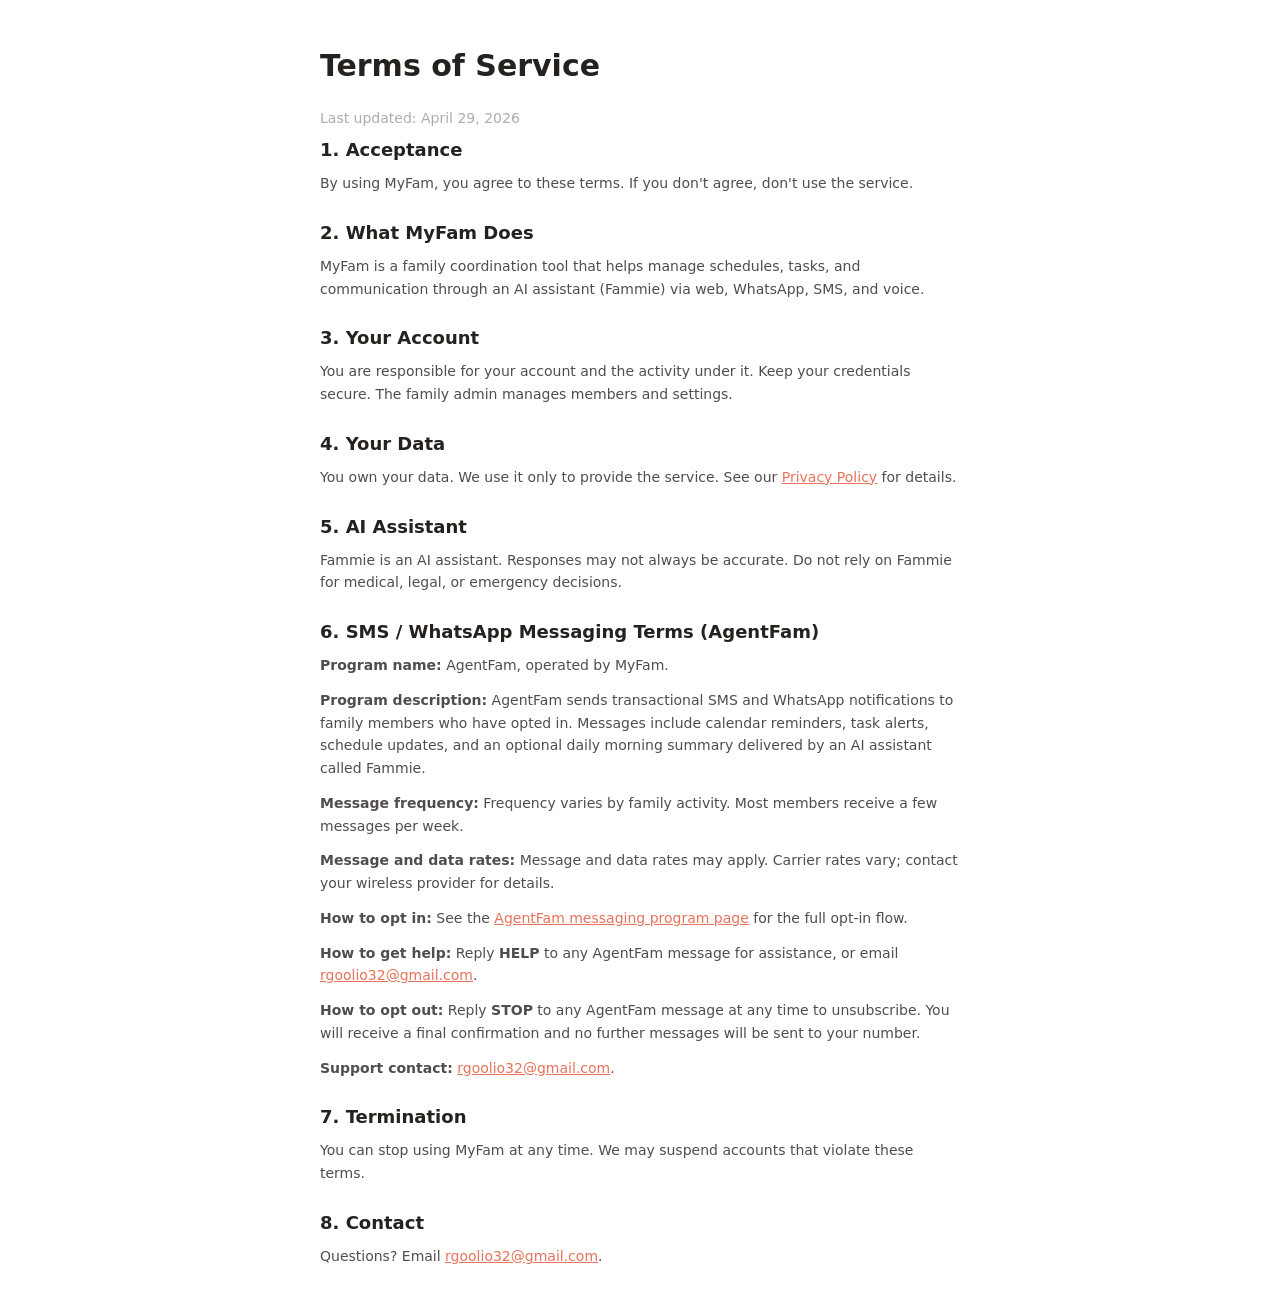
<file: terms/index.html>
<!DOCTYPE html><html lang="en"><head><meta charSet="utf-8"/><meta name="viewport" content="width=device-width, initial-scale=1"/><link rel="stylesheet" href="/_next/static/chunks/0.l2rj7a2lh0j.css" data-precedence="next"/><link rel="preload" as="script" fetchPriority="low" href="/_next/static/chunks/15xrurgzs99gv.js"/><script src="/_next/static/chunks/0dgq26a5_oy.a.js" async=""></script><script src="/_next/static/chunks/16g.ca89g7fib.js" async=""></script><script src="/_next/static/chunks/0174xh3wfsjm1.js" async=""></script><script src="/_next/static/chunks/turbopack-04qc4.pk8ck8h.js" async=""></script><script src="/_next/static/chunks/01xlw8hd842-c.js" async=""></script><script src="/_next/static/chunks/0d3shmwh5_nmn.js" async=""></script><script src="/_next/static/chunks/0ka051yepewro.js" async=""></script><link rel="preload" href="/logo-mark.svg" as="image"/><title>AgentFam — your family, on the same page</title><meta name="description" content="Meet Fammie, the AI assistant your whole family can text. Schedules, tasks, and reminders managed by simply sending a message. Operated by MyFam (Gole Enterprise LLC)."/><script src="/_next/static/chunks/03~yq9q893hmn.js" noModule=""></script></head><body><div hidden=""><!--$--><!--/$--></div><div class="mx-auto max-w-2xl px-4 py-12"><h1 class="mb-6 text-3xl font-bold text-foreground">Terms of Service</h1><p class="mb-2 text-sm text-muted">Last updated: April 29, 2026</p><div class="space-y-6 text-sm text-foreground/80 leading-relaxed"><section><h2 class="mb-2 text-lg font-semibold text-foreground">1. Acceptance</h2><p>By using MyFam, you agree to these terms. If you don&#x27;t agree, don&#x27;t use the service.</p></section><section><h2 class="mb-2 text-lg font-semibold text-foreground">2. What MyFam Does</h2><p>MyFam is a family coordination tool that helps manage schedules, tasks, and communication through an AI assistant (Fammie) via web, WhatsApp, SMS, and voice.</p></section><section><h2 class="mb-2 text-lg font-semibold text-foreground">3. Your Account</h2><p>You are responsible for your account and the activity under it. Keep your credentials secure. The family admin manages members and settings.</p></section><section><h2 class="mb-2 text-lg font-semibold text-foreground">4. Your Data</h2><p>You own your data. We use it only to provide the service. See our <a href="/privacy" class="text-accent underline">Privacy Policy</a> for details.</p></section><section><h2 class="mb-2 text-lg font-semibold text-foreground">5. AI Assistant</h2><p>Fammie is an AI assistant. Responses may not always be accurate. Do not rely on Fammie for medical, legal, or emergency decisions.</p></section><section><h2 class="mb-2 text-lg font-semibold text-foreground">6. SMS / WhatsApp Messaging Terms (AgentFam)</h2><p class="mb-3"><strong>Program name:</strong> AgentFam, operated by MyFam.</p><p class="mb-3"><strong>Program description:</strong> AgentFam sends transactional SMS and WhatsApp notifications to family members who have opted in. Messages include calendar reminders, task alerts, schedule updates, and an optional daily morning summary delivered by an AI assistant called Fammie.</p><p class="mb-3"><strong>Message frequency:</strong> Frequency varies by family activity. Most members receive a few messages per week.</p><p class="mb-3"><strong>Message and data rates:</strong> Message and data rates may apply. Carrier rates vary; contact your wireless provider for details.</p><p class="mb-3"><strong>How to opt in:</strong> See the<!-- --> <a href="/sms" class="text-accent underline">AgentFam messaging program page</a> <!-- -->for the full opt-in flow.</p><p class="mb-3"><strong>How to get help:</strong> Reply <strong>HELP</strong> to any AgentFam message for assistance, or email<!-- --> <a href="mailto:rgoolio32@gmail.com" class="text-accent underline">rgoolio32@gmail.com</a>.</p><p class="mb-3"><strong>How to opt out:</strong> Reply <strong>STOP</strong> to any AgentFam message at any time to unsubscribe. You will receive a final confirmation and no further messages will be sent to your number.</p><p><strong>Support contact:</strong> <a href="mailto:rgoolio32@gmail.com" class="text-accent underline">rgoolio32@gmail.com</a>.</p></section><section><h2 class="mb-2 text-lg font-semibold text-foreground">7. Termination</h2><p>You can stop using MyFam at any time. We may suspend accounts that violate these terms.</p></section><section><h2 class="mb-2 text-lg font-semibold text-foreground">8. Contact</h2><p>Questions? Email <a href="mailto:rgoolio32@gmail.com" class="text-accent underline">rgoolio32@gmail.com</a>.</p></section></div></div><!--$--><!--/$--><script src="/_next/static/chunks/15xrurgzs99gv.js" id="_R_" async=""></script><script>(self.__next_f=self.__next_f||[]).push([0])</script><script>self.__next_f.push([1,"1:\"$Sreact.fragment\"\n2:I[39756,[\"/_next/static/chunks/01xlw8hd842-c.js\",\"/_next/static/chunks/0d3shmwh5_nmn.js\"],\"default\"]\n3:I[37457,[\"/_next/static/chunks/01xlw8hd842-c.js\",\"/_next/static/chunks/0d3shmwh5_nmn.js\"],\"default\"]\n4:I[22016,[\"/_next/static/chunks/01xlw8hd842-c.js\",\"/_next/static/chunks/0d3shmwh5_nmn.js\",\"/_next/static/chunks/0ka051yepewro.js\"],\"\"]\nf:I[68027,[\"/_next/static/chunks/01xlw8hd842-c.js\",\"/_next/static/chunks/0d3shmwh5_nmn.js\"],\"default\",1]\n:HL[\"/_next/static/chunks/0.l2rj7a2lh0j.css\",\"style\"]\n:HL[\"/logo-mark.svg\",\"image\"]\n"])</script><script>self.__next_f.push([1,"0:{\"P\":null,\"c\":[\"\",\"terms\",\"\"],\"q\":\"\",\"i\":false,\"f\":[[[\"\",{\"children\":[\"terms\",{\"children\":[\"__PAGE__\",{}]}]},\"$undefined\",\"$undefined\",16],[[\"$\",\"$1\",\"c\",{\"children\":[[[\"$\",\"link\",\"0\",{\"rel\":\"stylesheet\",\"href\":\"/_next/static/chunks/0.l2rj7a2lh0j.css\",\"precedence\":\"next\",\"crossOrigin\":\"$undefined\",\"nonce\":\"$undefined\"}],[\"$\",\"script\",\"script-0\",{\"src\":\"/_next/static/chunks/01xlw8hd842-c.js\",\"async\":true,\"nonce\":\"$undefined\"}],[\"$\",\"script\",\"script-1\",{\"src\":\"/_next/static/chunks/0d3shmwh5_nmn.js\",\"async\":true,\"nonce\":\"$undefined\"}]],[\"$\",\"html\",null,{\"lang\":\"en\",\"children\":[\"$\",\"body\",null,{\"children\":[\"$\",\"$L2\",null,{\"parallelRouterKey\":\"children\",\"error\":\"$undefined\",\"errorStyles\":\"$undefined\",\"errorScripts\":\"$undefined\",\"template\":[\"$\",\"$L3\",null,{}],\"templateStyles\":\"$undefined\",\"templateScripts\":\"$undefined\",\"notFound\":[[\"$\",\"div\",null,{\"className\":\"min-h-screen bg-background flex flex-col\",\"children\":[[\"$\",\"nav\",null,{\"className\":\"border-b border-border/60\",\"children\":[\"$\",\"div\",null,{\"className\":\"max-w-6xl mx-auto flex items-center justify-between px-6 py-4\",\"children\":[[\"$\",\"$L4\",null,{\"href\":\"/\",\"className\":\"flex items-center gap-2.5\",\"children\":[[\"$\",\"img\",null,{\"src\":\"/logo-mark.svg\",\"alt\":\"MyFam\",\"className\":\"h-9 w-9 rounded-lg\"}],[\"$\",\"span\",null,{\"className\":\"text-lg font-bold text-foreground\",\"children\":\"MyFam\"}]]}],[\"$\",\"a\",null,{\"href\":\"/#waitlist\",\"className\":\"rounded-full bg-accent px-5 py-2 text-sm font-semibold text-white hover:bg-accent-hover transition-colors\",\"children\":\"Join Waitlist\"}]]}]}],[\"$\",\"main\",null,{\"className\":\"flex-1 flex items-center justify-center px-6 py-24\",\"children\":[\"$\",\"div\",null,{\"className\":\"max-w-lg text-center\",\"children\":[[\"$\",\"p\",null,{\"className\":\"text-xs font-semibold text-accent uppercase tracking-[0.15em] mb-4\",\"children\":\"✨ Private beta\"}],[\"$\",\"h1\",null,{\"className\":\"text-4xl sm:text-5xl font-extrabold text-foreground leading-[1.05] tracking-tight mb-5\",\"children\":[\"Fammie isn't\",[\"$\",\"br\",null,{}],[\"$\",\"span\",null,{\"className\":\"text-accent\",\"children\":\"open to everyone yet.\"}]]}],[\"$\",\"p\",null,{\"className\":\"text-lg text-muted-foreground leading-relaxed mb-8\",\"children\":\"AgentFam is in private beta with a small group of families. Join the waitlist and we'll send you an invite as soon as we open up new spots.\"}],[\"$\",\"div\",null,{\"className\":\"flex flex-wrap items-center justify-center gap-4\",\"children\":[[\"$\",\"a\",null,{\"href\":\"/#waitlist\",\"className\":\"rounded-full bg-accent px-7 py-3.5 text-base font-semibold text-white hover:bg-accent-hover transition-colors shadow-lg shadow-accent/20\",\"children\":\"Join the waitlist\"}],[\"$\",\"$L4\",null,{\"href\":\"/\",\"className\":\"text-sm font-semibold text-muted-foreground hover:text-foreground\",\"children\":\"← Back home\"}]]}],[\"$\",\"p\",null,{\"className\":\"mt-10 text-xs text-muted\",\"children\":\"Already invited? Open the link your family admin sent you on your phone.\"}]]}]}],[\"$\",\"footer\",null,{\"className\":\"border-t border-border\",\"children\":[\"$\",\"div\",null,{\"className\":\"max-w-6xl mx-auto px-6 py-10 flex items-center justify-between gap-4\",\"children\":[[\"$\",\"div\",null,{\"className\":\"flex items-center gap-2\",\"children\":[[\"$\",\"img\",null,{\"src\":\"/logo-mark.svg\",\"alt\":\"MyFam\",\"className\":\"h-7 w-7 rounded-lg\"}],[\"$\",\"span\",null,{\"className\":\"text-sm font-bold text-foreground\",\"children\":\"MyFam\"}]]}],[\"$\",\"div\",null,{\"className\":\"flex items-center gap-6 text-sm text-muted\",\"children\":[[\"$\",\"$L4\",null,{\"href\":\"/privacy\",\"children\":\"Privacy\"}],[\"$\",\"$L4\",null,{\"href\":\"/terms\",\"children\":\"Terms\"}],[\"$\",\"$L4\",null,{\"href\":\"/sms\",\"children\":\"SMS Program\"}]]}]]}]}]]}],[]],\"forbidden\":\"$undefined\",\"unauthorized\":\"$undefined\"}]}]}]]}],{\"children\":[[\"$\",\"$1\",\"c\",{\"children\":[null,[\"$\",\"$L2\",null,{\"parallelRouterKey\":\"children\",\"error\":\"$undefined\",\"errorStyles\":\"$undefined\",\"errorScripts\":\"$undefined\",\"template\":[\"$\",\"$L3\",null,{}],\"templateStyles\":\"$undefined\",\"templateScripts\":\"$undefined\",\"notFound\":\"$undefined\",\"forbidden\":\"$undefined\",\"unauthorized\":\"$undefined\"}]]}],{\"children\":[[\"$\",\"$1\",\"c\",{\"children\":[[\"$\",\"div\",null,{\"className\":\"mx-auto max-w-2xl px-4 py-12\",\"children\":[[\"$\",\"h1\",null,{\"className\":\"mb-6 text-3xl font-bold text-foreground\",\"children\":\"Terms of Service\"}],[\"$\",\"p\",null,{\"className\":\"mb-2 text-sm text-muted\",\"children\":\"Last updated: April 29, 2026\"}],[\"$\",\"div\",null,{\"className\":\"space-y-6 text-sm text-foreground/80 leading-relaxed\",\"children\":[[\"$\",\"section\",null,{\"children\":[[\"$\",\"h2\",null,{\"className\":\"mb-2 text-lg font-semibold text-foreground\",\"children\":\"1. Acceptance\"}],[\"$\",\"p\",null,{\"children\":\"By using MyFam, you agree to these terms. If you don't agree, don't use the service.\"}]]}],\"$L5\",\"$L6\",\"$L7\",\"$L8\",\"$L9\",\"$La\",\"$Lb\"]}]]}],null,\"$Lc\"]}],{},null,false,null]},null,false,\"$@d\"]},null,false,null],\"$Le\",false]],\"m\":\"$undefined\",\"G\":[\"$f\",[\"$L10\"]],\"S\":true,\"h\":null,\"s\":\"$undefined\",\"l\":\"$undefined\",\"p\":\"$undefined\",\"d\":\"$undefined\",\"b\":\"QIT5Wwr7HGscglsSiQtc0\"}\n"])</script><script>self.__next_f.push([1,"11:I[97367,[\"/_next/static/chunks/01xlw8hd842-c.js\",\"/_next/static/chunks/0d3shmwh5_nmn.js\"],\"OutletBoundary\"]\n12:\"$Sreact.suspense\"\n15:I[97367,[\"/_next/static/chunks/01xlw8hd842-c.js\",\"/_next/static/chunks/0d3shmwh5_nmn.js\"],\"ViewportBoundary\"]\n17:I[97367,[\"/_next/static/chunks/01xlw8hd842-c.js\",\"/_next/static/chunks/0d3shmwh5_nmn.js\"],\"MetadataBoundary\"]\n5:[\"$\",\"section\",null,{\"children\":[[\"$\",\"h2\",null,{\"className\":\"mb-2 text-lg font-semibold text-foreground\",\"children\":\"2. What MyFam Does\"}],[\"$\",\"p\",null,{\"children\":\"MyFam is a family coordination tool that helps manage schedules, tasks, and communication through an AI assistant (Fammie) via web, WhatsApp, SMS, and voice.\"}]]}]\n6:[\"$\",\"section\",null,{\"children\":[[\"$\",\"h2\",null,{\"className\":\"mb-2 text-lg font-semibold text-foreground\",\"children\":\"3. Your Account\"}],[\"$\",\"p\",null,{\"children\":\"You are responsible for your account and the activity under it. Keep your credentials secure. The family admin manages members and settings.\"}]]}]\n7:[\"$\",\"section\",null,{\"children\":[[\"$\",\"h2\",null,{\"className\":\"mb-2 text-lg font-semibold text-foreground\",\"children\":\"4. Your Data\"}],[\"$\",\"p\",null,{\"children\":[\"You own your data. We use it only to provide the service. See our \",[\"$\",\"a\",null,{\"href\":\"/privacy\",\"className\":\"text-accent underline\",\"children\":\"Privacy Policy\"}],\" for details.\"]}]]}]\n8:[\"$\",\"section\",null,{\"children\":[[\"$\",\"h2\",null,{\"className\":\"mb-2 text-lg font-semibold text-foreground\",\"children\":\"5. AI Assistant\"}],[\"$\",\"p\",null,{\"children\":\"Fammie is an AI assistant. Responses may not always be accurate. Do not rely on Fammie for medical, legal, or emergency decisions.\"}]]}]\n"])</script><script>self.__next_f.push([1,"9:[\"$\",\"section\",null,{\"children\":[[\"$\",\"h2\",null,{\"className\":\"mb-2 text-lg font-semibold text-foreground\",\"children\":\"6. SMS / WhatsApp Messaging Terms (AgentFam)\"}],[\"$\",\"p\",null,{\"className\":\"mb-3\",\"children\":[[\"$\",\"strong\",null,{\"children\":\"Program name:\"}],\" AgentFam, operated by MyFam.\"]}],[\"$\",\"p\",null,{\"className\":\"mb-3\",\"children\":[[\"$\",\"strong\",null,{\"children\":\"Program description:\"}],\" AgentFam sends transactional SMS and WhatsApp notifications to family members who have opted in. Messages include calendar reminders, task alerts, schedule updates, and an optional daily morning summary delivered by an AI assistant called Fammie.\"]}],[\"$\",\"p\",null,{\"className\":\"mb-3\",\"children\":[[\"$\",\"strong\",null,{\"children\":\"Message frequency:\"}],\" Frequency varies by family activity. Most members receive a few messages per week.\"]}],[\"$\",\"p\",null,{\"className\":\"mb-3\",\"children\":[[\"$\",\"strong\",null,{\"children\":\"Message and data rates:\"}],\" Message and data rates may apply. Carrier rates vary; contact your wireless provider for details.\"]}],[\"$\",\"p\",null,{\"className\":\"mb-3\",\"children\":[[\"$\",\"strong\",null,{\"children\":\"How to opt in:\"}],\" See the\",\" \",[\"$\",\"a\",null,{\"href\":\"/sms\",\"className\":\"text-accent underline\",\"children\":\"AgentFam messaging program page\"}],\" \",\"for the full opt-in flow.\"]}],[\"$\",\"p\",null,{\"className\":\"mb-3\",\"children\":[[\"$\",\"strong\",null,{\"children\":\"How to get help:\"}],\" Reply \",[\"$\",\"strong\",null,{\"children\":\"HELP\"}],\" to any AgentFam message for assistance, or email\",\" \",[\"$\",\"a\",null,{\"href\":\"mailto:rgoolio32@gmail.com\",\"className\":\"text-accent underline\",\"children\":\"rgoolio32@gmail.com\"}],\".\"]}],[\"$\",\"p\",null,{\"className\":\"mb-3\",\"children\":[[\"$\",\"strong\",null,{\"children\":\"How to opt out:\"}],\" Reply \",[\"$\",\"strong\",null,{\"children\":\"STOP\"}],\" to any AgentFam message at any time to unsubscribe. You will receive a final confirmation and no further messages will be sent to your number.\"]}],[\"$\",\"p\",null,{\"children\":[[\"$\",\"strong\",null,{\"children\":\"Support contact:\"}],\" \",[\"$\",\"a\",null,{\"href\":\"mailto:rgoolio32@gmail.com\",\"className\":\"text-accent underline\",\"children\":\"rgoolio32@gmail.com\"}],\".\"]}]]}]\n"])</script><script>self.__next_f.push([1,"a:[\"$\",\"section\",null,{\"children\":[[\"$\",\"h2\",null,{\"className\":\"mb-2 text-lg font-semibold text-foreground\",\"children\":\"7. Termination\"}],[\"$\",\"p\",null,{\"children\":\"You can stop using MyFam at any time. We may suspend accounts that violate these terms.\"}]]}]\nb:[\"$\",\"section\",null,{\"children\":[[\"$\",\"h2\",null,{\"className\":\"mb-2 text-lg font-semibold text-foreground\",\"children\":\"8. Contact\"}],[\"$\",\"p\",null,{\"children\":[\"Questions? Email \",[\"$\",\"a\",null,{\"href\":\"mailto:rgoolio32@gmail.com\",\"className\":\"text-accent underline\",\"children\":\"rgoolio32@gmail.com\"}],\".\"]}]]}]\nc:[\"$\",\"$L11\",null,{\"children\":[\"$\",\"$12\",null,{\"name\":\"Next.MetadataOutlet\",\"children\":\"$@13\"}]}]\n14:[]\nd:\"$W14\"\ne:[\"$\",\"$1\",\"h\",{\"children\":[null,[\"$\",\"$L15\",null,{\"children\":\"$L16\"}],[\"$\",\"div\",null,{\"hidden\":true,\"children\":[\"$\",\"$L17\",null,{\"children\":[\"$\",\"$12\",null,{\"name\":\"Next.Metadata\",\"children\":\"$L18\"}]}]}],null]}]\n10:[\"$\",\"link\",\"0\",{\"rel\":\"stylesheet\",\"href\":\"/_next/static/chunks/0.l2rj7a2lh0j.css\",\"precedence\":\"next\",\"crossOrigin\":\"$undefined\",\"nonce\":\"$undefined\"}]\n"])</script><script>self.__next_f.push([1,"16:[[\"$\",\"meta\",\"0\",{\"charSet\":\"utf-8\"}],[\"$\",\"meta\",\"1\",{\"name\":\"viewport\",\"content\":\"width=device-width, initial-scale=1\"}]]\n"])</script><script>self.__next_f.push([1,"13:null\n18:[[\"$\",\"title\",\"0\",{\"children\":\"AgentFam — your family, on the same page\"}],[\"$\",\"meta\",\"1\",{\"name\":\"description\",\"content\":\"Meet Fammie, the AI assistant your whole family can text. Schedules, tasks, and reminders managed by simply sending a message. Operated by MyFam (Gole Enterprise LLC).\"}]]\n"])</script></body></html>
</file>
<file: _next/static/chunks/0.l2rj7a2lh0j.css>
@layer properties{@supports (((-webkit-hyphens:none)) and (not (margin-trim:inline))) or ((-moz-orient:inline) and (not (color:rgb(from red r g b)))){*,:before,:after,::backdrop{--tw-translate-x:0;--tw-translate-y:0;--tw-translate-z:0;--tw-scale-x:1;--tw-scale-y:1;--tw-scale-z:1;--tw-rotate-x:initial;--tw-rotate-y:initial;--tw-rotate-z:initial;--tw-skew-x:initial;--tw-skew-y:initial;--tw-space-y-reverse:0;--tw-border-style:solid;--tw-gradient-position:initial;--tw-gradient-from:#0000;--tw-gradient-via:#0000;--tw-gradient-to:#0000;--tw-gradient-stops:initial;--tw-gradient-via-stops:initial;--tw-gradient-from-position:0%;--tw-gradient-via-position:50%;--tw-gradient-to-position:100%;--tw-leading:initial;--tw-font-weight:initial;--tw-tracking:initial;--tw-shadow:0 0 #0000;--tw-shadow-color:initial;--tw-shadow-alpha:100%;--tw-inset-shadow:0 0 #0000;--tw-inset-shadow-color:initial;--tw-inset-shadow-alpha:100%;--tw-ring-color:initial;--tw-ring-shadow:0 0 #0000;--tw-inset-ring-color:initial;--tw-inset-ring-shadow:0 0 #0000;--tw-ring-inset:initial;--tw-ring-offset-width:0px;--tw-ring-offset-color:#fff;--tw-ring-offset-shadow:0 0 #0000;--tw-blur:initial;--tw-brightness:initial;--tw-contrast:initial;--tw-grayscale:initial;--tw-hue-rotate:initial;--tw-invert:initial;--tw-opacity:initial;--tw-saturate:initial;--tw-sepia:initial;--tw-drop-shadow:initial;--tw-drop-shadow-color:initial;--tw-drop-shadow-alpha:100%;--tw-drop-shadow-size:initial;--tw-ease:initial}}}@layer theme{:root,:host{--font-mono:var(--font-mono);--color-blue-100:#dbeafe;--color-blue-500:#3080ff;--color-blue-700:#1447e6;--color-purple-100:#f3e8ff;--color-purple-500:#ac4bff;--color-purple-700:#8200da;--color-white:#fff;--spacing:.25rem;--container-lg:32rem;--container-2xl:42rem;--container-4xl:56rem;--container-6xl:72rem;--text-xs:.75rem;--text-xs--line-height:calc(1 / .75);--text-sm:.875rem;--text-sm--line-height:calc(1.25 / .875);--text-base:1rem;--text-base--line-height:calc(1.5 / 1);--text-lg:1.125rem;--text-lg--line-height:calc(1.75 / 1.125);--text-xl:1.25rem;--text-xl--line-height:calc(1.75 / 1.25);--text-2xl:1.5rem;--text-2xl--line-height:calc(2 / 1.5);--text-3xl:1.875rem;--text-3xl--line-height:calc(2.25 / 1.875);--text-4xl:2.25rem;--text-4xl--line-height:calc(2.5 / 2.25);--text-5xl:3rem;--text-5xl--line-height:1;--text-6xl:3.75rem;--text-6xl--line-height:1;--font-weight-medium:500;--font-weight-semibold:600;--font-weight-bold:700;--font-weight-extrabold:800;--tracking-tight:-.025em;--tracking-wider:.05em;--leading-tight:1.25;--leading-relaxed:1.625;--radius-sm:.25rem;--radius-lg:.5rem;--radius-xl:.75rem;--radius-2xl:1rem;--radius-3xl:1.5rem;--ease-in:cubic-bezier(.4, 0, 1, 1);--ease-out:cubic-bezier(0, 0, .2, 1);--ease-in-out:cubic-bezier(.4, 0, .2, 1);--animate-pulse:pulse 2s cubic-bezier(.4, 0, .6, 1) infinite;--blur-3xl:64px;--default-transition-duration:.15s;--default-transition-timing-function:cubic-bezier(.4, 0, .2, 1);--default-font-family:var(--font-nunito);--default-mono-font-family:var(--font-mono)}@supports (color:lab(0% 0 0)){:root,:host{--color-blue-100:lab(92.0301% -2.24757 -11.6453);--color-blue-500:lab(54.1736% 13.3369 -74.6839);--color-blue-700:lab(36.9089% 35.0961 -85.6872);--color-purple-100:lab(93.3333% 6.97437 -9.83434);--color-purple-500:lab(52.0183% 66.11 -78.2316);--color-purple-700:lab(36.1758% 69.8525 -80.0381)}}}@layer base{*,:after,:before,::backdrop{box-sizing:border-box;border:0 solid;margin:0;padding:0}::file-selector-button{box-sizing:border-box;border:0 solid;margin:0;padding:0}html,:host{-webkit-text-size-adjust:100%;tab-size:4;line-height:1.5;font-family:var(--default-font-family,ui-sans-serif, system-ui, sans-serif, "Apple Color Emoji", "Segoe UI Emoji", "Segoe UI Symbol", "Noto Color Emoji");font-feature-settings:var(--default-font-feature-settings,normal);font-variation-settings:var(--default-font-variation-settings,normal);-webkit-tap-highlight-color:transparent}hr{height:0;color:inherit;border-top-width:1px}abbr:where([title]){-webkit-text-decoration:underline dotted;text-decoration:underline dotted}h1,h2,h3,h4,h5,h6{font-size:inherit;font-weight:inherit}a{color:inherit;-webkit-text-decoration:inherit;-webkit-text-decoration:inherit;-webkit-text-decoration:inherit;-webkit-text-decoration:inherit;text-decoration:inherit}b,strong{font-weight:bolder}code,kbd,samp,pre{font-family:var(--default-mono-font-family,ui-monospace, SFMono-Regular, Menlo, Monaco, Consolas, "Liberation Mono", "Courier New", monospace);font-feature-settings:var(--default-mono-font-feature-settings,normal);font-variation-settings:var(--default-mono-font-variation-settings,normal);font-size:1em}small{font-size:80%}sub,sup{vertical-align:baseline;font-size:75%;line-height:0;position:relative}sub{bottom:-.25em}sup{top:-.5em}table{text-indent:0;border-color:inherit;border-collapse:collapse}:-moz-focusring{outline:auto}progress{vertical-align:baseline}summary{display:list-item}ol,ul,menu{list-style:none}img,svg,video,canvas,audio,iframe,embed,object{vertical-align:middle;display:block}img,video{max-width:100%;height:auto}button,input,select,optgroup,textarea{font:inherit;font-feature-settings:inherit;font-variation-settings:inherit;letter-spacing:inherit;color:inherit;opacity:1;background-color:#0000;border-radius:0}::file-selector-button{font:inherit;font-feature-settings:inherit;font-variation-settings:inherit;letter-spacing:inherit;color:inherit;opacity:1;background-color:#0000;border-radius:0}:where(select:is([multiple],[size])) optgroup{font-weight:bolder}:where(select:is([multiple],[size])) optgroup option{padding-inline-start:20px}::file-selector-button{margin-inline-end:4px}::placeholder{opacity:1}@supports (not ((-webkit-appearance:-apple-pay-button))) or (contain-intrinsic-size:1px){::placeholder{color:currentColor}@supports (color:color-mix(in lab, red, red)){::placeholder{color:color-mix(in oklab, currentcolor 50%, transparent)}}}textarea{resize:vertical}::-webkit-search-decoration{-webkit-appearance:none}::-webkit-date-and-time-value{min-height:1lh;text-align:inherit}::-webkit-datetime-edit{display:inline-flex}::-webkit-datetime-edit-fields-wrapper{padding:0}::-webkit-datetime-edit{padding-block:0}::-webkit-datetime-edit-year-field{padding-block:0}::-webkit-datetime-edit-month-field{padding-block:0}::-webkit-datetime-edit-day-field{padding-block:0}::-webkit-datetime-edit-hour-field{padding-block:0}::-webkit-datetime-edit-minute-field{padding-block:0}::-webkit-datetime-edit-second-field{padding-block:0}::-webkit-datetime-edit-millisecond-field{padding-block:0}::-webkit-datetime-edit-meridiem-field{padding-block:0}::-webkit-calendar-picker-indicator{line-height:1}:-moz-ui-invalid{box-shadow:none}button,input:where([type=button],[type=reset],[type=submit]){appearance:button}::file-selector-button{appearance:button}::-webkit-inner-spin-button{height:auto}::-webkit-outer-spin-button{height:auto}[hidden]:where(:not([hidden=until-found])){display:none!important}}@layer components;@layer utilities{.pointer-events-none{pointer-events:none}.visible{visibility:visible}.absolute{position:absolute}.fixed{position:fixed}.relative{position:relative}.static{position:static}.sticky{position:sticky}.inset-0{inset:calc(var(--spacing) * 0)}.start{inset-inline-start:var(--spacing)}.top-1\/2{top:50%}.bottom-0\.5{bottom:calc(var(--spacing) * .5)}.left-1\/2{left:50%}.z-10{z-index:10}.z-20{z-index:20}.mx-auto{margin-inline:auto}.mt-0\.5{margin-top:calc(var(--spacing) * .5)}.mt-1{margin-top:calc(var(--spacing) * 1)}.mt-3{margin-top:calc(var(--spacing) * 3)}.mt-4{margin-top:calc(var(--spacing) * 4)}.mt-5{margin-top:calc(var(--spacing) * 5)}.mt-6{margin-top:calc(var(--spacing) * 6)}.mt-8{margin-top:calc(var(--spacing) * 8)}.mt-10{margin-top:calc(var(--spacing) * 10)}.mt-16{margin-top:calc(var(--spacing) * 16)}.mt-auto{margin-top:auto}.mb-1\.5{margin-bottom:calc(var(--spacing) * 1.5)}.mb-2{margin-bottom:calc(var(--spacing) * 2)}.mb-3{margin-bottom:calc(var(--spacing) * 3)}.mb-4{margin-bottom:calc(var(--spacing) * 4)}.mb-5{margin-bottom:calc(var(--spacing) * 5)}.mb-6{margin-bottom:calc(var(--spacing) * 6)}.mb-8{margin-bottom:calc(var(--spacing) * 8)}.ml-auto{margin-left:auto}.block{display:block}.contents{display:contents}.flex{display:flex}.grid{display:grid}.hidden{display:none}.inline{display:inline}.inline-block{display:inline-block}.inline-flex{display:inline-flex}.h-1{height:calc(var(--spacing) * 1)}.h-1\.5{height:calc(var(--spacing) * 1.5)}.h-2{height:calc(var(--spacing) * 2)}.h-3{height:calc(var(--spacing) * 3)}.h-3\.5{height:calc(var(--spacing) * 3.5)}.h-4{height:calc(var(--spacing) * 4)}.h-5{height:calc(var(--spacing) * 5)}.h-6{height:calc(var(--spacing) * 6)}.h-7{height:calc(var(--spacing) * 7)}.h-8{height:calc(var(--spacing) * 8)}.h-9{height:calc(var(--spacing) * 9)}.h-11{height:calc(var(--spacing) * 11)}.h-12{height:calc(var(--spacing) * 12)}.h-14{height:calc(var(--spacing) * 14)}.h-24{height:calc(var(--spacing) * 24)}.h-28{height:calc(var(--spacing) * 28)}.h-full{height:100%}.h-px{height:1px}.min-h-\[380px\]{min-height:380px}.min-h-screen{min-height:100vh}.w-1{width:calc(var(--spacing) * 1)}.w-1\.5{width:calc(var(--spacing) * 1.5)}.w-2{width:calc(var(--spacing) * 2)}.w-3{width:calc(var(--spacing) * 3)}.w-3\.5{width:calc(var(--spacing) * 3.5)}.w-4{width:calc(var(--spacing) * 4)}.w-5{width:calc(var(--spacing) * 5)}.w-6{width:calc(var(--spacing) * 6)}.w-7{width:calc(var(--spacing) * 7)}.w-8{width:calc(var(--spacing) * 8)}.w-9{width:calc(var(--spacing) * 9)}.w-11{width:calc(var(--spacing) * 11)}.w-12{width:calc(var(--spacing) * 12)}.w-14{width:calc(var(--spacing) * 14)}.w-24{width:calc(var(--spacing) * 24)}.w-28{width:calc(var(--spacing) * 28)}.w-32{width:calc(var(--spacing) * 32)}.w-52{width:calc(var(--spacing) * 52)}.w-fit{width:fit-content}.w-full{width:100%}.max-w-2xl{max-width:var(--container-2xl)}.max-w-4xl{max-width:var(--container-4xl)}.max-w-6xl{max-width:var(--container-6xl)}.max-w-\[70\%\]{max-width:70%}.max-w-\[80\%\]{max-width:80%}.max-w-lg{max-width:var(--container-lg)}.min-w-0{min-width:calc(var(--spacing) * 0)}.flex-1{flex:1}.flex-shrink-0{flex-shrink:0}.-translate-x-1\/2{--tw-translate-x:calc(calc(1 / 2 * 100%) * -1);translate:var(--tw-translate-x) var(--tw-translate-y)}.-translate-y-1\/2{--tw-translate-y:calc(calc(1 / 2 * 100%) * -1);translate:var(--tw-translate-x) var(--tw-translate-y)}.scale-150{--tw-scale-x:150%;--tw-scale-y:150%;--tw-scale-z:150%;scale:var(--tw-scale-x) var(--tw-scale-y)}.transform{transform:var(--tw-rotate-x,) var(--tw-rotate-y,) var(--tw-rotate-z,) var(--tw-skew-x,) var(--tw-skew-y,)}.animate-pulse{animation:var(--animate-pulse)}.cursor-pointer{cursor:pointer}.resize{resize:both}.resize-none{resize:none}.list-decimal{list-style-type:decimal}.list-disc{list-style-type:disc}.grid-cols-1{grid-template-columns:repeat(1,minmax(0,1fr))}.grid-cols-2{grid-template-columns:repeat(2,minmax(0,1fr))}.grid-cols-7{grid-template-columns:repeat(7,minmax(0,1fr))}.grid-cols-\[1fr_auto_1fr\]{grid-template-columns:1fr auto 1fr}.flex-col{flex-direction:column}.flex-row-reverse{flex-direction:row-reverse}.flex-wrap{flex-wrap:wrap}.items-center{align-items:center}.items-end{align-items:flex-end}.items-start{align-items:flex-start}.justify-between{justify-content:space-between}.justify-center{justify-content:center}.justify-end{justify-content:flex-end}.gap-0{gap:calc(var(--spacing) * 0)}.gap-1{gap:calc(var(--spacing) * 1)}.gap-1\.5{gap:calc(var(--spacing) * 1.5)}.gap-2{gap:calc(var(--spacing) * 2)}.gap-2\.5{gap:calc(var(--spacing) * 2.5)}.gap-3{gap:calc(var(--spacing) * 3)}.gap-4{gap:calc(var(--spacing) * 4)}.gap-5{gap:calc(var(--spacing) * 5)}.gap-6{gap:calc(var(--spacing) * 6)}.gap-12{gap:calc(var(--spacing) * 12)}:where(.space-y-1>:not(:last-child)){--tw-space-y-reverse:0;margin-block-start:calc(calc(var(--spacing) * 1) * var(--tw-space-y-reverse));margin-block-end:calc(calc(var(--spacing) * 1) * calc(1 - var(--tw-space-y-reverse)))}:where(.space-y-1\.5>:not(:last-child)){--tw-space-y-reverse:0;margin-block-start:calc(calc(var(--spacing) * 1.5) * var(--tw-space-y-reverse));margin-block-end:calc(calc(var(--spacing) * 1.5) * calc(1 - var(--tw-space-y-reverse)))}:where(.space-y-2>:not(:last-child)){--tw-space-y-reverse:0;margin-block-start:calc(calc(var(--spacing) * 2) * var(--tw-space-y-reverse));margin-block-end:calc(calc(var(--spacing) * 2) * calc(1 - var(--tw-space-y-reverse)))}:where(.space-y-2\.5>:not(:last-child)){--tw-space-y-reverse:0;margin-block-start:calc(calc(var(--spacing) * 2.5) * var(--tw-space-y-reverse));margin-block-end:calc(calc(var(--spacing) * 2.5) * calc(1 - var(--tw-space-y-reverse)))}:where(.space-y-3>:not(:last-child)){--tw-space-y-reverse:0;margin-block-start:calc(calc(var(--spacing) * 3) * var(--tw-space-y-reverse));margin-block-end:calc(calc(var(--spacing) * 3) * calc(1 - var(--tw-space-y-reverse)))}:where(.space-y-4>:not(:last-child)){--tw-space-y-reverse:0;margin-block-start:calc(calc(var(--spacing) * 4) * var(--tw-space-y-reverse));margin-block-end:calc(calc(var(--spacing) * 4) * calc(1 - var(--tw-space-y-reverse)))}:where(.space-y-6>:not(:last-child)){--tw-space-y-reverse:0;margin-block-start:calc(calc(var(--spacing) * 6) * var(--tw-space-y-reverse));margin-block-end:calc(calc(var(--spacing) * 6) * calc(1 - var(--tw-space-y-reverse)))}:where(.space-y-8>:not(:last-child)){--tw-space-y-reverse:0;margin-block-start:calc(calc(var(--spacing) * 8) * var(--tw-space-y-reverse));margin-block-end:calc(calc(var(--spacing) * 8) * calc(1 - var(--tw-space-y-reverse)))}.self-start{align-self:flex-start}.truncate{text-overflow:ellipsis;white-space:nowrap;overflow:hidden}.overflow-hidden{overflow:hidden}.rounded{border-radius:.25rem}.rounded-2xl{border-radius:var(--radius-2xl)}.rounded-3xl{border-radius:var(--radius-3xl)}.rounded-full{border-radius:3.40282e38px}.rounded-lg{border-radius:var(--radius-lg)}.rounded-xl{border-radius:var(--radius-xl)}.rounded-br-sm{border-bottom-right-radius:var(--radius-sm)}.rounded-bl-sm{border-bottom-left-radius:var(--radius-sm)}.border{border-style:var(--tw-border-style);border-width:1px}.border-2{border-style:var(--tw-border-style);border-width:2px}.border-\[3px\]{border-style:var(--tw-border-style);border-width:3px}.border-t{border-top-style:var(--tw-border-style);border-top-width:1px}.border-b{border-bottom-style:var(--tw-border-style);border-bottom-width:1px}.border-\[\#D4D4D4\]{border-color:#d4d4d4}.border-\[\#E8725A\]{border-color:#e8725a}.border-\[\#E8725A\]\/30{border-color:#e8725a4d;border-color:lab(62.1999% 45.3159 35.6604/.3)}.border-\[\#EBEBEB\]{border-color:#ebebeb}.border-accent,.border-accent\/20{border-color:var(--accent)}@supports (color:color-mix(in lab, red, red)){.border-accent\/20{border-color:color-mix(in oklab, var(--accent) 20%, transparent)}}.border-border,.border-border\/60{border-color:var(--border)}@supports (color:color-mix(in lab, red, red)){.border-border\/60{border-color:color-mix(in oklab, var(--border) 60%, transparent)}}.border-muted{border-color:var(--muted)}.border-warning\/30{border-color:var(--warning)}@supports (color:color-mix(in lab, red, red)){.border-warning\/30{border-color:color-mix(in oklab, var(--warning) 30%, transparent)}}.bg-\[\#B0ACA7\]{background-color:#b0aca7}.bg-\[\#E8725A\]{background-color:#e8725a}.bg-\[\#E8725A\]\/5{background-color:#e8725a0d;background-color:lab(62.1999% 45.3159 35.6604/.05)}.bg-\[\#E8725A\]\/10{background-color:#e8725a1a;background-color:lab(62.1999% 45.3159 35.6604/.1)}.bg-\[\#E8725A\]\/30{background-color:#e8725a4d;background-color:lab(62.1999% 45.3159 35.6604/.3)}.bg-\[\#F8F8F7\]{background-color:#f8f8f7}.bg-\[\#FAFAFA\]{background-color:#fafafa}.bg-accent,.bg-accent\/10{background-color:var(--accent)}@supports (color:color-mix(in lab, red, red)){.bg-accent\/10{background-color:color-mix(in oklab, var(--accent) 10%, transparent)}}.bg-accent\/20{background-color:var(--accent)}@supports (color:color-mix(in lab, red, red)){.bg-accent\/20{background-color:color-mix(in oklab, var(--accent) 20%, transparent)}}.bg-background,.bg-background\/50{background-color:var(--background)}@supports (color:color-mix(in lab, red, red)){.bg-background\/50{background-color:color-mix(in oklab, var(--background) 50%, transparent)}}.bg-blue-100{background-color:var(--color-blue-100)}.bg-blue-500{background-color:var(--color-blue-500)}.bg-card{background-color:var(--card)}.bg-card-hover{background-color:var(--card-hover)}.bg-muted\/10{background-color:var(--muted)}@supports (color:color-mix(in lab, red, red)){.bg-muted\/10{background-color:color-mix(in oklab, var(--muted) 10%, transparent)}}.bg-muted\/20{background-color:var(--muted)}@supports (color:color-mix(in lab, red, red)){.bg-muted\/20{background-color:color-mix(in oklab, var(--muted) 20%, transparent)}}.bg-purple-100{background-color:var(--color-purple-100)}.bg-purple-500{background-color:var(--color-purple-500)}.bg-success{background-color:var(--success)}.bg-warning,.bg-warning\/10{background-color:var(--warning)}@supports (color:color-mix(in lab, red, red)){.bg-warning\/10{background-color:color-mix(in oklab, var(--warning) 10%, transparent)}}.bg-white{background-color:var(--color-white)}.bg-gradient-to-br{--tw-gradient-position:to bottom right in oklab;background-image:linear-gradient(var(--tw-gradient-stops))}.bg-gradient-to-l{--tw-gradient-position:to left in oklab;background-image:linear-gradient(var(--tw-gradient-stops))}.bg-gradient-to-r{--tw-gradient-position:to right in oklab;background-image:linear-gradient(var(--tw-gradient-stops))}.from-accent-subtle{--tw-gradient-from:var(--accent-subtle);--tw-gradient-stops:var(--tw-gradient-via-stops,var(--tw-gradient-position), var(--tw-gradient-from) var(--tw-gradient-from-position), var(--tw-gradient-to) var(--tw-gradient-to-position))}.from-transparent{--tw-gradient-from:transparent;--tw-gradient-stops:var(--tw-gradient-via-stops,var(--tw-gradient-position), var(--tw-gradient-from) var(--tw-gradient-from-position), var(--tw-gradient-to) var(--tw-gradient-to-position))}.to-\[\#E8725A\]\/40{--tw-gradient-to:#e8725a66;--tw-gradient-stops:var(--tw-gradient-via-stops,var(--tw-gradient-position), var(--tw-gradient-from) var(--tw-gradient-from-position), var(--tw-gradient-to) var(--tw-gradient-to-position))}@supports (color:lab(0% 0 0)){.to-\[\#E8725A\]\/40{--tw-gradient-to:lab(62.1999% 45.3159 35.6604/.4)}}.to-transparent{--tw-gradient-to:transparent;--tw-gradient-stops:var(--tw-gradient-via-stops,var(--tw-gradient-position), var(--tw-gradient-from) var(--tw-gradient-from-position), var(--tw-gradient-to) var(--tw-gradient-to-position))}.fill-current{fill:currentColor}.p-3{padding:calc(var(--spacing) * 3)}.p-4{padding:calc(var(--spacing) * 4)}.p-6{padding:calc(var(--spacing) * 6)}.p-7{padding:calc(var(--spacing) * 7)}.p-8{padding:calc(var(--spacing) * 8)}.px-1\.5{padding-inline:calc(var(--spacing) * 1.5)}.px-2\.5{padding-inline:calc(var(--spacing) * 2.5)}.px-3{padding-inline:calc(var(--spacing) * 3)}.px-4{padding-inline:calc(var(--spacing) * 4)}.px-5{padding-inline:calc(var(--spacing) * 5)}.px-6{padding-inline:calc(var(--spacing) * 6)}.px-7{padding-inline:calc(var(--spacing) * 7)}.py-0\.5{padding-block:calc(var(--spacing) * .5)}.py-1{padding-block:calc(var(--spacing) * 1)}.py-1\.5{padding-block:calc(var(--spacing) * 1.5)}.py-2{padding-block:calc(var(--spacing) * 2)}.py-2\.5{padding-block:calc(var(--spacing) * 2.5)}.py-3{padding-block:calc(var(--spacing) * 3)}.py-3\.5{padding-block:calc(var(--spacing) * 3.5)}.py-4{padding-block:calc(var(--spacing) * 4)}.py-10{padding-block:calc(var(--spacing) * 10)}.py-12{padding-block:calc(var(--spacing) * 12)}.py-24{padding-block:calc(var(--spacing) * 24)}.pt-5{padding-top:calc(var(--spacing) * 5)}.pl-5{padding-left:calc(var(--spacing) * 5)}.text-center{text-align:center}.text-left{text-align:left}.text-right{text-align:right}.font-mono{font-family:var(--font-mono)}.text-2xl{font-size:var(--text-2xl);line-height:var(--tw-leading,var(--text-2xl--line-height))}.text-3xl{font-size:var(--text-3xl);line-height:var(--tw-leading,var(--text-3xl--line-height))}.text-4xl{font-size:var(--text-4xl);line-height:var(--tw-leading,var(--text-4xl--line-height))}.text-base{font-size:var(--text-base);line-height:var(--tw-leading,var(--text-base--line-height))}.text-lg{font-size:var(--text-lg);line-height:var(--tw-leading,var(--text-lg--line-height))}.text-sm{font-size:var(--text-sm);line-height:var(--tw-leading,var(--text-sm--line-height))}.text-xl{font-size:var(--text-xl);line-height:var(--tw-leading,var(--text-xl--line-height))}.text-xs{font-size:var(--text-xs);line-height:var(--tw-leading,var(--text-xs--line-height))}.text-\[8px\]{font-size:8px}.text-\[9px\]{font-size:9px}.text-\[10px\]{font-size:10px}.text-\[11px\]{font-size:11px}.leading-\[1\.05\]{--tw-leading:1.05;line-height:1.05}.leading-relaxed{--tw-leading:var(--leading-relaxed);line-height:var(--leading-relaxed)}.leading-tight{--tw-leading:var(--leading-tight);line-height:var(--leading-tight)}.font-bold{--tw-font-weight:var(--font-weight-bold);font-weight:var(--font-weight-bold)}.font-extrabold{--tw-font-weight:var(--font-weight-extrabold);font-weight:var(--font-weight-extrabold)}.font-medium{--tw-font-weight:var(--font-weight-medium);font-weight:var(--font-weight-medium)}.font-semibold{--tw-font-weight:var(--font-weight-semibold);font-weight:var(--font-weight-semibold)}.tracking-\[0\.2em\]{--tw-tracking:.2em;letter-spacing:.2em}.tracking-\[0\.15em\]{--tw-tracking:.15em;letter-spacing:.15em}.tracking-tight{--tw-tracking:var(--tracking-tight);letter-spacing:var(--tracking-tight)}.tracking-wider{--tw-tracking:var(--tracking-wider);letter-spacing:var(--tracking-wider)}.text-\[\#24211E\]{color:#24211e}.text-\[\#B0ACA7\]{color:#b0aca7}.text-\[\#E8725A\]{color:#e8725a}.text-accent{color:var(--accent)}.text-blue-700{color:var(--color-blue-700)}.text-danger{color:var(--danger)}.text-foreground,.text-foreground\/80{color:var(--foreground)}@supports (color:color-mix(in lab, red, red)){.text-foreground\/80{color:color-mix(in oklab, var(--foreground) 80%, transparent)}}.text-foreground\/85{color:var(--foreground)}@supports (color:color-mix(in lab, red, red)){.text-foreground\/85{color:color-mix(in oklab, var(--foreground) 85%, transparent)}}.text-muted{color:var(--muted)}.text-muted-foreground{color:var(--muted-foreground)}.text-purple-700{color:var(--color-purple-700)}.text-warning{color:var(--warning)}.text-white{color:var(--color-white)}.text-white\/80{color:#fffc}@supports (color:color-mix(in lab, red, red)){.text-white\/80{color:color-mix(in oklab, var(--color-white) 80%, transparent)}}.uppercase{text-transform:uppercase}.line-through{text-decoration-line:line-through}.underline{text-decoration-line:underline}.placeholder-muted::placeholder{color:var(--muted)}.shadow-2xl{--tw-shadow:0 25px 50px -12px var(--tw-shadow-color,#00000040);box-shadow:var(--tw-inset-shadow), var(--tw-inset-ring-shadow), var(--tw-ring-offset-shadow), var(--tw-ring-shadow), var(--tw-shadow)}.shadow-lg{--tw-shadow:0 10px 15px -3px var(--tw-shadow-color,#0000001a), 0 4px 6px -4px var(--tw-shadow-color,#0000001a);box-shadow:var(--tw-inset-shadow), var(--tw-inset-ring-shadow), var(--tw-ring-offset-shadow), var(--tw-ring-shadow), var(--tw-shadow)}.shadow-md{--tw-shadow:0 4px 6px -1px var(--tw-shadow-color,#0000001a), 0 2px 4px -2px var(--tw-shadow-color,#0000001a);box-shadow:var(--tw-inset-shadow), var(--tw-inset-ring-shadow), var(--tw-ring-offset-shadow), var(--tw-ring-shadow), var(--tw-shadow)}.shadow-sm{--tw-shadow:0 1px 3px 0 var(--tw-shadow-color,#0000001a), 0 1px 2px -1px var(--tw-shadow-color,#0000001a);box-shadow:var(--tw-inset-shadow), var(--tw-inset-ring-shadow), var(--tw-ring-offset-shadow), var(--tw-ring-shadow), var(--tw-shadow)}.shadow-accent\/20{--tw-shadow-color:var(--accent)}@supports (color:color-mix(in lab, red, red)){.shadow-accent\/20{--tw-shadow-color:color-mix(in oklab, color-mix(in oklab, var(--accent) 20%, transparent) var(--tw-shadow-alpha), transparent)}}.blur{--tw-blur:blur(8px);filter:var(--tw-blur,) var(--tw-brightness,) var(--tw-contrast,) var(--tw-grayscale,) var(--tw-hue-rotate,) var(--tw-invert,) var(--tw-saturate,) var(--tw-sepia,) var(--tw-drop-shadow,)}.blur-3xl{--tw-blur:blur(var(--blur-3xl));filter:var(--tw-blur,) var(--tw-brightness,) var(--tw-contrast,) var(--tw-grayscale,) var(--tw-hue-rotate,) var(--tw-invert,) var(--tw-saturate,) var(--tw-sepia,) var(--tw-drop-shadow,)}.drop-shadow{--tw-drop-shadow-size:drop-shadow(0 1px 2px var(--tw-drop-shadow-color,#0000001a)) drop-shadow(0 1px 1px var(--tw-drop-shadow-color,#0000000f));--tw-drop-shadow:drop-shadow(0 1px 2px #0000001a) drop-shadow(0 1px 1px #0000000f);filter:var(--tw-blur,) var(--tw-brightness,) var(--tw-contrast,) var(--tw-grayscale,) var(--tw-hue-rotate,) var(--tw-invert,) var(--tw-saturate,) var(--tw-sepia,) var(--tw-drop-shadow,)}.filter{filter:var(--tw-blur,) var(--tw-brightness,) var(--tw-contrast,) var(--tw-grayscale,) var(--tw-hue-rotate,) var(--tw-invert,) var(--tw-saturate,) var(--tw-sepia,) var(--tw-drop-shadow,)}.transition{transition-property:color,background-color,border-color,outline-color,text-decoration-color,fill,stroke,--tw-gradient-from,--tw-gradient-via,--tw-gradient-to,opacity,box-shadow,transform,translate,scale,rotate,filter,-webkit-backdrop-filter,backdrop-filter,display,content-visibility,overlay,pointer-events;transition-timing-function:var(--tw-ease,var(--default-transition-timing-function));transition-duration:var(--tw-duration,var(--default-transition-duration))}.transition-all{transition-property:all;transition-timing-function:var(--tw-ease,var(--default-transition-timing-function));transition-duration:var(--tw-duration,var(--default-transition-duration))}.transition-colors{transition-property:color,background-color,border-color,outline-color,text-decoration-color,fill,stroke,--tw-gradient-from,--tw-gradient-via,--tw-gradient-to;transition-timing-function:var(--tw-ease,var(--default-transition-timing-function));transition-duration:var(--tw-duration,var(--default-transition-duration))}.transition-shadow{transition-property:box-shadow;transition-timing-function:var(--tw-ease,var(--default-transition-timing-function));transition-duration:var(--tw-duration,var(--default-transition-duration))}.ease-in{--tw-ease:var(--ease-in);transition-timing-function:var(--ease-in)}.ease-in-out{--tw-ease:var(--ease-in-out);transition-timing-function:var(--ease-in-out)}.ease-out{--tw-ease:var(--ease-out);transition-timing-function:var(--ease-out)}@media (hover:hover){.hover\:border-accent\/40:hover{border-color:var(--accent)}@supports (color:color-mix(in lab, red, red)){.hover\:border-accent\/40:hover{border-color:color-mix(in oklab, var(--accent) 40%, transparent)}}.hover\:bg-accent-hover:hover{background-color:var(--accent-hover)}.hover\:text-foreground:hover{color:var(--foreground)}.hover\:shadow-md:hover{--tw-shadow:0 4px 6px -1px var(--tw-shadow-color,#0000001a), 0 2px 4px -2px var(--tw-shadow-color,#0000001a);box-shadow:var(--tw-inset-shadow), var(--tw-inset-ring-shadow), var(--tw-ring-offset-shadow), var(--tw-ring-shadow), var(--tw-shadow)}}.focus\:border-accent:focus{border-color:var(--accent)}.focus\:ring-2:focus{--tw-ring-shadow:var(--tw-ring-inset,) 0 0 0 calc(2px + var(--tw-ring-offset-width)) var(--tw-ring-color,currentcolor);box-shadow:var(--tw-inset-shadow), var(--tw-inset-ring-shadow), var(--tw-ring-offset-shadow), var(--tw-ring-shadow), var(--tw-shadow)}.focus\:ring-accent\/10:focus{--tw-ring-color:var(--accent)}@supports (color:color-mix(in lab, red, red)){.focus\:ring-accent\/10:focus{--tw-ring-color:color-mix(in oklab, var(--accent) 10%, transparent)}}.focus\:outline-none:focus{--tw-outline-style:none;outline-style:none}.disabled\:opacity-50:disabled{opacity:.5}@media (min-width:40rem){.sm\:flex-row{flex-direction:row}.sm\:gap-4{gap:calc(var(--spacing) * 4)}.sm\:p-8{padding:calc(var(--spacing) * 8)}.sm\:text-4xl{font-size:var(--text-4xl);line-height:var(--tw-leading,var(--text-4xl--line-height))}.sm\:text-5xl{font-size:var(--text-5xl);line-height:var(--tw-leading,var(--text-5xl--line-height))}.sm\:text-lg{font-size:var(--text-lg);line-height:var(--tw-leading,var(--text-lg--line-height))}}@media (min-width:48rem){.md\:col-span-2{grid-column:span 2/span 2}.md\:col-span-4{grid-column:span 4/span 4}.md\:row-span-1{grid-row:span 1/span 1}.md\:block{display:block}.md\:hidden{display:none}.md\:grid-cols-3{grid-template-columns:repeat(3,minmax(0,1fr))}.md\:grid-cols-4{grid-template-columns:repeat(4,minmax(0,1fr))}.md\:flex-nowrap{flex-wrap:nowrap}.md\:gap-5{gap:calc(var(--spacing) * 5)}}@media (min-width:64rem){.lg\:grid-cols-2{grid-template-columns:repeat(2,minmax(0,1fr))}.lg\:gap-16{gap:calc(var(--spacing) * 16)}.lg\:pl-4{padding-left:calc(var(--spacing) * 4)}.lg\:text-6xl{font-size:var(--text-6xl);line-height:var(--tw-leading,var(--text-6xl--line-height))}}}html{--lightningcss-light:initial;--lightningcss-dark: ;color-scheme:light only;background-color:#fff}:root{--background:#fff;--foreground:#24211e;--sidebar:#fafafa;--sidebar-active:#e8725a14;--card:#fff;--card-hover:#f8f8f7;--border:#ebebeb;--border-strong:#d4d4d4;--accent:#e8725a;--accent-hover:#d4603f;--accent-subtle:#e8725a0f;--muted:#b0aca7;--muted-foreground:#787470;--danger:#d93025;--danger-subtle:#d930250f;--success:#34a853;--success-subtle:#34a8530f;--warning:#e8a84c;--warning-subtle:#e8a84c0f;--info:#4a90d9;--info-subtle:#4a90d90f}body{background:var(--background);color:var(--foreground)}h1,h2,h3,h4,h5,h6{font-family:var(--font-nunito-sans), sans-serif}input,select,textarea{--lightningcss-light:initial;--lightningcss-dark: ;color-scheme:light}::selection{background:#e8725a26}::-webkit-scrollbar{width:6px;height:6px}::-webkit-scrollbar-track{background:0 0}::-webkit-scrollbar-thumb{background:#d4d4d4;border-radius:3px}::-webkit-scrollbar-thumb:hover{background:#b0aca7}@keyframes hub-flow-in-1{0%{cx:120;cy:120;opacity:0}10%{opacity:1}50%{opacity:1}to{cx:300;cy:240;opacity:0}}@keyframes hub-flow-in-2{0%{cx:120;cy:360;opacity:0}10%{opacity:1}50%{opacity:1}to{cx:300;cy:240;opacity:0}}@keyframes hub-flow-in-3{0%{cx:120;cy:240;opacity:0}10%{opacity:1}50%{opacity:1}to{cx:300;cy:240;opacity:0}}.hub-dot-in-1{animation:2.5s ease-in-out infinite hub-flow-in-1}.hub-dot-in-2{animation:2.5s ease-in-out .8s infinite hub-flow-in-2}.hub-dot-in-3{animation:2.5s ease-in-out 1.6s infinite hub-flow-in-3}@supports (padding:env(safe-area-inset-top)){.pwa-safe-top{padding-top:env(safe-area-inset-top)}.pwa-safe-bottom{padding-bottom:env(safe-area-inset-bottom)}}@media (display-mode:standalone){html,body{overscroll-behavior-y:none}}@media (max-width:640px){input,select,textarea{font-size:16px}}@property --tw-translate-x{syntax:"*";inherits:false;initial-value:0}@property --tw-translate-y{syntax:"*";inherits:false;initial-value:0}@property --tw-translate-z{syntax:"*";inherits:false;initial-value:0}@property --tw-scale-x{syntax:"*";inherits:false;initial-value:1}@property --tw-scale-y{syntax:"*";inherits:false;initial-value:1}@property --tw-scale-z{syntax:"*";inherits:false;initial-value:1}@property --tw-rotate-x{syntax:"*";inherits:false}@property --tw-rotate-y{syntax:"*";inherits:false}@property --tw-rotate-z{syntax:"*";inherits:false}@property --tw-skew-x{syntax:"*";inherits:false}@property --tw-skew-y{syntax:"*";inherits:false}@property --tw-space-y-reverse{syntax:"*";inherits:false;initial-value:0}@property --tw-border-style{syntax:"*";inherits:false;initial-value:solid}@property --tw-gradient-position{syntax:"*";inherits:false}@property --tw-gradient-from{syntax:"<color>";inherits:false;initial-value:#0000}@property --tw-gradient-via{syntax:"<color>";inherits:false;initial-value:#0000}@property --tw-gradient-to{syntax:"<color>";inherits:false;initial-value:#0000}@property --tw-gradient-stops{syntax:"*";inherits:false}@property --tw-gradient-via-stops{syntax:"*";inherits:false}@property --tw-gradient-from-position{syntax:"<length-percentage>";inherits:false;initial-value:0%}@property --tw-gradient-via-position{syntax:"<length-percentage>";inherits:false;initial-value:50%}@property --tw-gradient-to-position{syntax:"<length-percentage>";inherits:false;initial-value:100%}@property --tw-leading{syntax:"*";inherits:false}@property --tw-font-weight{syntax:"*";inherits:false}@property --tw-tracking{syntax:"*";inherits:false}@property --tw-shadow{syntax:"*";inherits:false;initial-value:0 0 #0000}@property --tw-shadow-color{syntax:"*";inherits:false}@property --tw-shadow-alpha{syntax:"<percentage>";inherits:false;initial-value:100%}@property --tw-inset-shadow{syntax:"*";inherits:false;initial-value:0 0 #0000}@property --tw-inset-shadow-color{syntax:"*";inherits:false}@property --tw-inset-shadow-alpha{syntax:"<percentage>";inherits:false;initial-value:100%}@property --tw-ring-color{syntax:"*";inherits:false}@property --tw-ring-shadow{syntax:"*";inherits:false;initial-value:0 0 #0000}@property --tw-inset-ring-color{syntax:"*";inherits:false}@property --tw-inset-ring-shadow{syntax:"*";inherits:false;initial-value:0 0 #0000}@property --tw-ring-inset{syntax:"*";inherits:false}@property --tw-ring-offset-width{syntax:"<length>";inherits:false;initial-value:0}@property --tw-ring-offset-color{syntax:"*";inherits:false;initial-value:#fff}@property --tw-ring-offset-shadow{syntax:"*";inherits:false;initial-value:0 0 #0000}@property --tw-blur{syntax:"*";inherits:false}@property --tw-brightness{syntax:"*";inherits:false}@property --tw-contrast{syntax:"*";inherits:false}@property --tw-grayscale{syntax:"*";inherits:false}@property --tw-hue-rotate{syntax:"*";inherits:false}@property --tw-invert{syntax:"*";inherits:false}@property --tw-opacity{syntax:"*";inherits:false}@property --tw-saturate{syntax:"*";inherits:false}@property --tw-sepia{syntax:"*";inherits:false}@property --tw-drop-shadow{syntax:"*";inherits:false}@property --tw-drop-shadow-color{syntax:"*";inherits:false}@property --tw-drop-shadow-alpha{syntax:"<percentage>";inherits:false;initial-value:100%}@property --tw-drop-shadow-size{syntax:"*";inherits:false}@property --tw-ease{syntax:"*";inherits:false}@keyframes pulse{50%{opacity:.5}}
</file>
